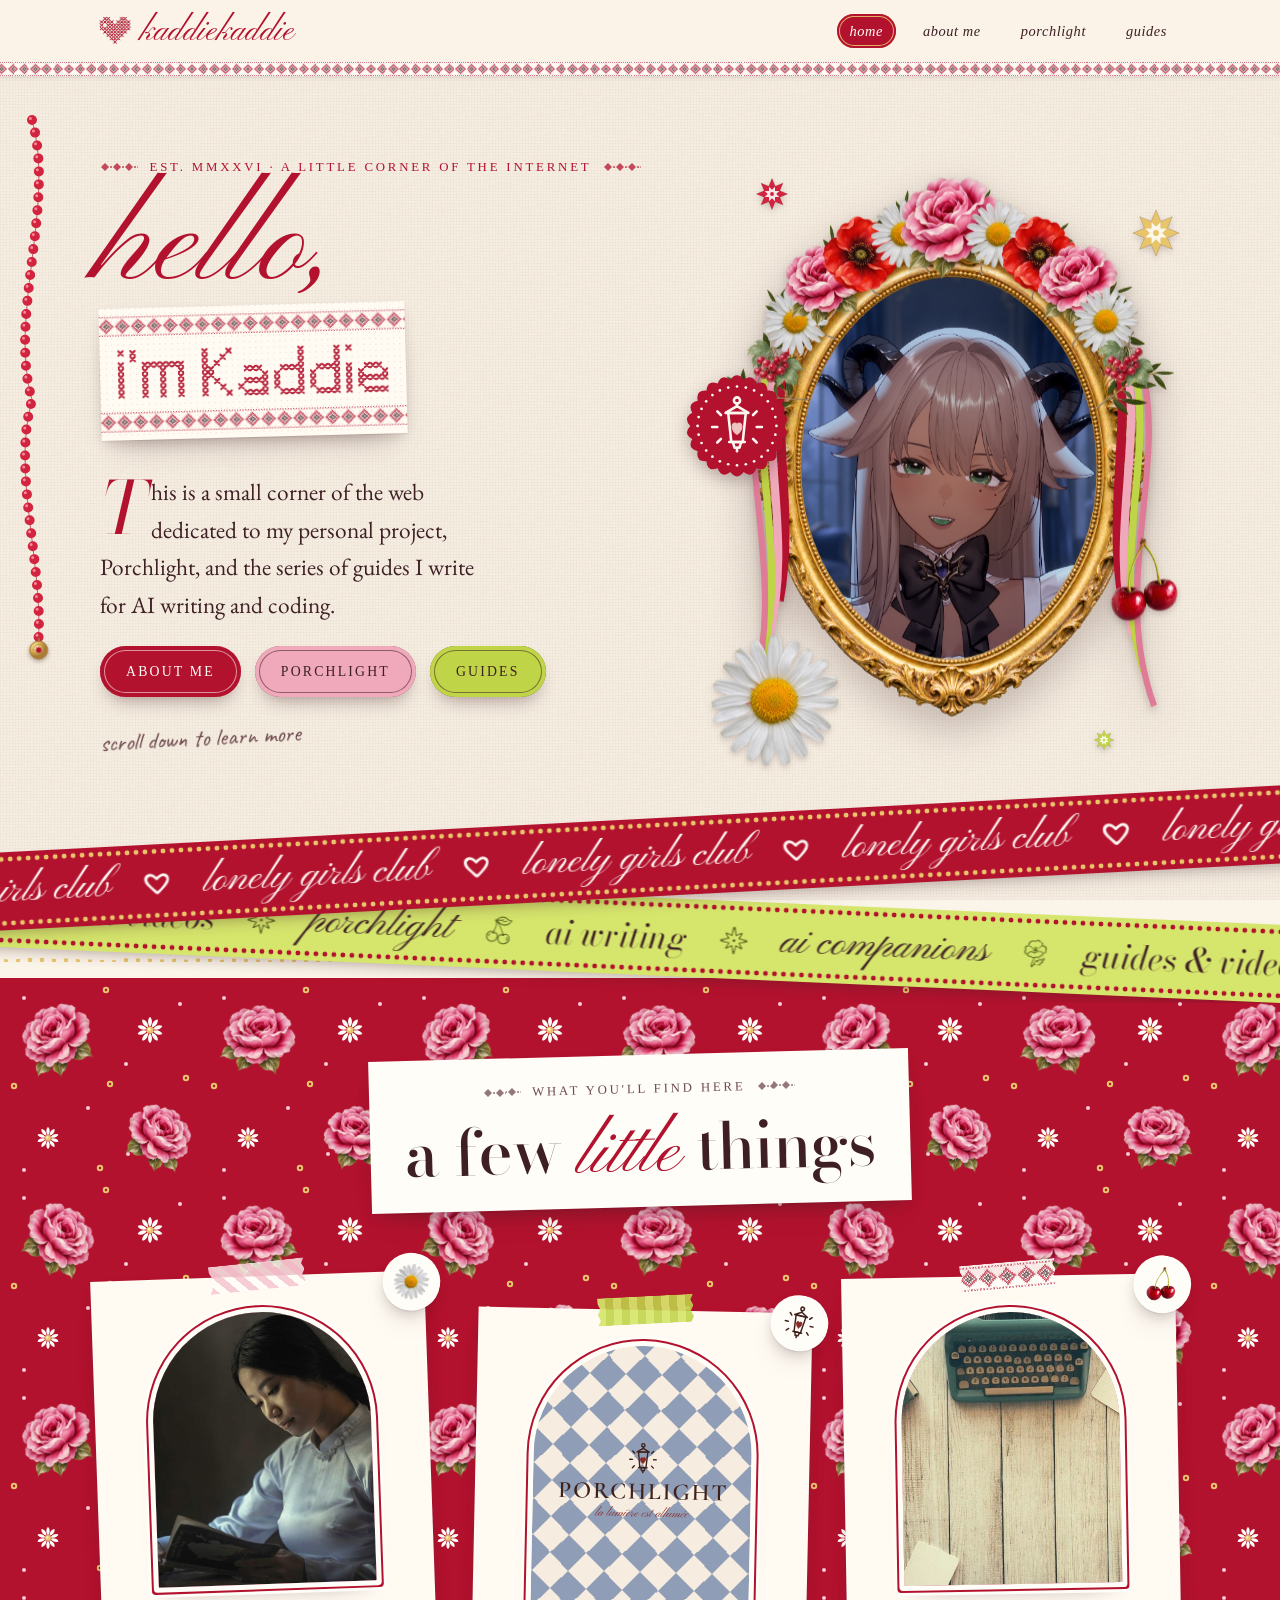
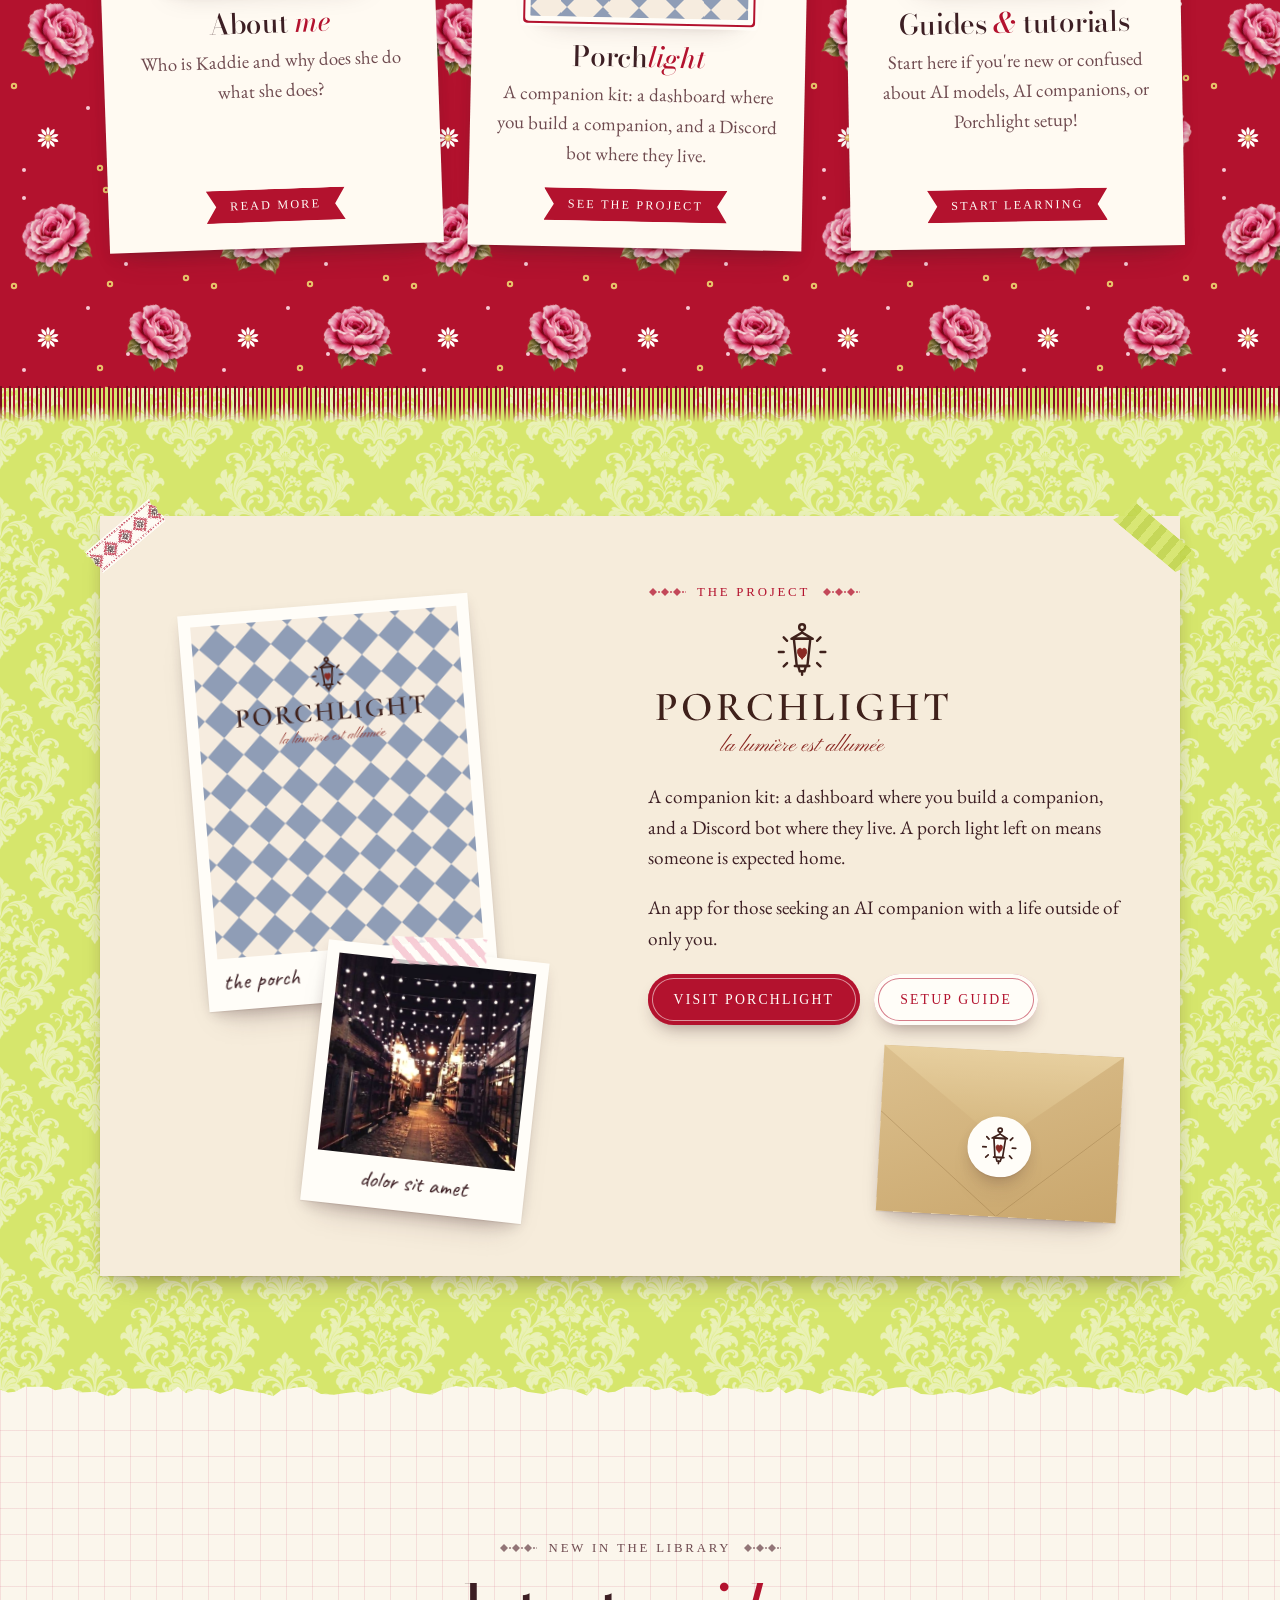
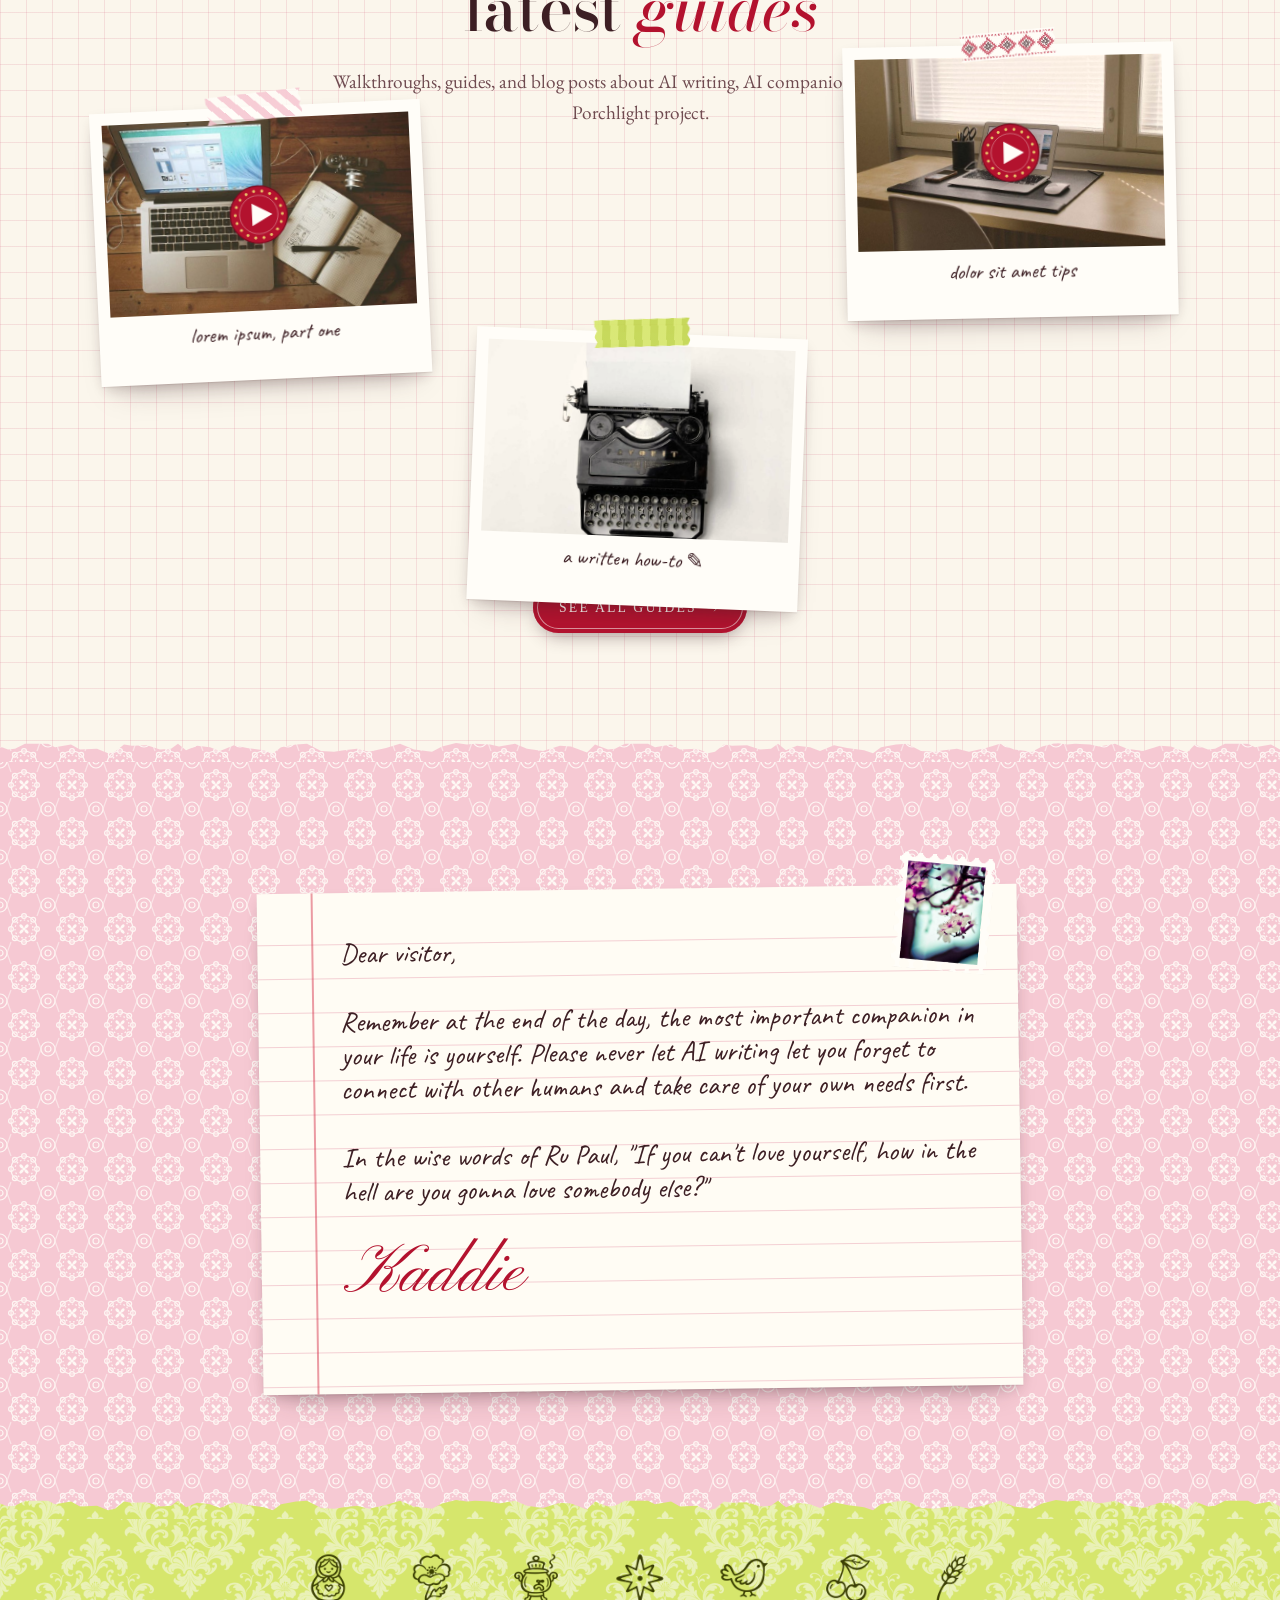
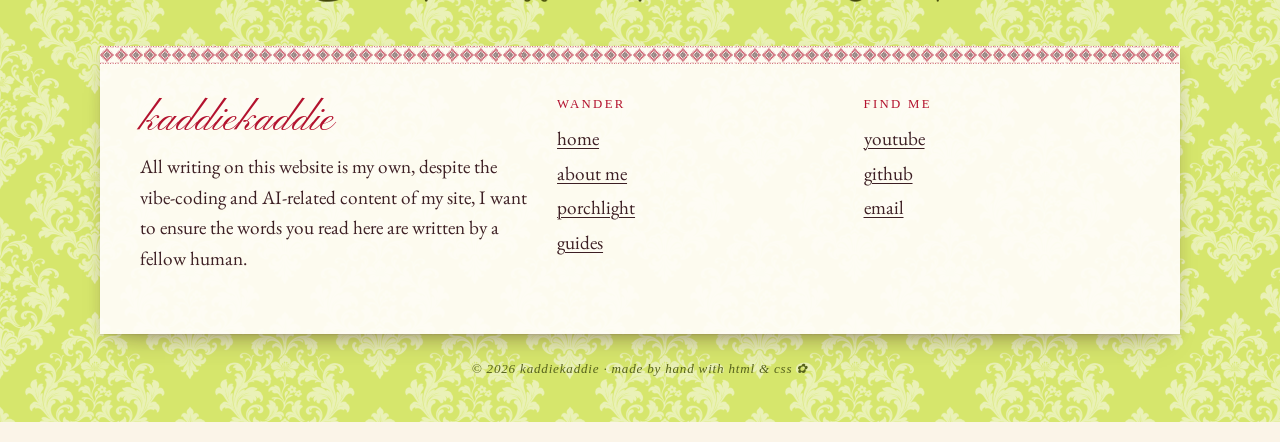
<file: index.html>
<!doctype html>
<html lang="en">
<head>
  <meta charset="utf-8">
  <meta name="viewport" content="width=device-width, initial-scale=1">
  <title>kaddiekaddie — hello</title>
  <meta name="description" content="lonely girls club - about kaddiekaddie, the porchlight project, and guides">
  <meta name="theme-color" content="#b3122e">
  <link rel="icon" href="assets/img/favicon.svg" type="image/svg+xml">
  <link rel="preconnect" href="https://fonts.googleapis.com">
  <link rel="preconnect" href="https://fonts.gstatic.com" crossorigin>
  <link href="https://fonts.googleapis.com/css2?family=Bodoni+Moda:ital,opsz,wght@0,6..96,400..900;1,6..96,400..900&family=Caveat:wght@400..700&family=EB+Garamond:ital,wght@0,400..800;1,400..800&family=Old+Standard+TT:ital,wght@0,400;0,700;1,400&family=Pinyon+Script&display=swap" rel="stylesheet">
  <link rel="stylesheet" href="assets/css/style.css?v=porchlight-art">
</head>
<body data-beads>
  <a class="skip-link" href="#main">skip to content</a>

  <!-- ============ HEADER (same on every page — update aria-current) ============ -->
  <header class="site-header">
    <div class="wrap">
      <a class="logo" href="index.html" aria-label="kaddiekaddie — home">
        <span data-motif="heart" data-cell="3.4" aria-hidden="true"></span>
        <span class="logo-name">kaddiekaddie</span>
      </a>
      <nav class="nav" aria-label="Main">
        <a href="index.html" aria-current="page">home</a>
        <a href="about.html">about me</a>
        <a href="porchlight.html">porchlight</a>
        <a href="guides.html">guides</a>
      </nav>
    </div>
  </header>

  <main id="main">

    <!-- ============ HERO ============ -->
    <section class="hero">
      <div class="wrap hero-grid">
        <div class="hero-copy">
          <p class="eyebrow reveal">est. MMXXVI · a little corner of the internet</p>
          <h1 class="visually-hidden">Hello, I'm Kaddie</h1>
          <p class="hero-hello reveal" style="--d:.08s" aria-hidden="true">hello,</p>
          <div class="aida hero-name" data-motif="hero-name" data-cell="6" aria-hidden="true"></div>
          <p class="hero-lede reveal" style="--d:.15s">This is a small corner of the web dedicated to my personal project, Porchlight, and the series of guides I write for AI writing and coding.</p>
          <div class="btn-row reveal" style="--d:.22s">
            <a class="btn" href="about.html">about me</a>
            <a class="btn btn-pink" href="porchlight.html">porchlight</a>
            <a class="btn btn-green" href="guides.html">guides</a>
          </div>
          <span class="hero-note reveal" style="--d:.3s">scroll down to learn more</span>
        </div>

        <div class="hero-visual">
          <div class="oval-frame reveal drop" data-speed=".05">
            <img class="photo" src="indexamain.png" alt="Kaddie’s green-eyed, horned avatar in a moonlit mansion" width="800" height="1000">
            <svg class="frame-art" viewBox="0 0 400 500" aria-hidden="true"><use href="#oval-frame"/></svg>
            <svg class="vinok" viewBox="0 0 400 500" aria-hidden="true"><use href="#vinok"/></svg>
          </div>
          <svg class="cherries deco" viewBox="-50 -50 100 100" data-speed=".16" data-spin=".03" aria-hidden="true"><use href="#cherries"/></svg>
          <svg class="chamomile deco" viewBox="-50 -50 100 100" data-speed="-.06" data-spin="-.05" aria-hidden="true"><use href="#chamomile"/></svg>
          <div class="seal deco" data-speed="-.1" data-spin=".06" aria-hidden="true">
            <svg viewBox="-54 -54 108 108" style="color:var(--cherry)">
              <use href="#seal"/>
              <image href="assets/porchlight/logos/porchlight-mark-creme.svg" x="-32" y="-30" width="64" height="60"/>
            </svg>
          </div>
          <svg class="deco star lg twinkle" style="right:-6%;top:-2%;color:#e8c46a" viewBox="-52 -52 104 104" data-speed=".2" aria-hidden="true"><use href="#star8"/></svg>
          <svg class="deco star twinkle" style="left:2%;top:-8%;color:#d3243f" viewBox="-52 -52 104 104" data-speed=".25" aria-hidden="true"><use href="#star8"/></svg>
          <svg class="deco star sm twinkle" style="right:10%;bottom:-4%;color:#bfd447" viewBox="-52 -52 104 104" data-speed=".08" aria-hidden="true"><use href="#star8"/></svg>
        </div>
      </div>
    </section>

    <!-- ============ CROSSING RIBBON MARQUEES (move with scroll direction) ============ -->
    <div class="ribbons" aria-hidden="true">
      <div class="marquee b" data-marquee="-1">
        <div class="marquee-track"><div class="marquee-group">
          <span class="marquee-item">guides &amp; videos <span class="ribbon-doodle ribbon-doodle-star"></span></span>
          <span class="marquee-item"><span class="script">porchlight</span> <span class="ribbon-doodle ribbon-doodle-cherries"></span></span>
          <span class="marquee-item">ai writing <span class="ribbon-doodle ribbon-doodle-star"></span></span>
          <span class="marquee-item"><span class="script">ai companions</span> <span class="ribbon-doodle ribbon-doodle-poppy"></span></span>
        </div></div>
      </div>
      <div class="marquee a" data-marquee="1">
        <div class="marquee-track"><div class="marquee-group">
          <span class="marquee-item"><span class="script">lonely girls club</span> <span class="ribbon-doodle ribbon-doodle-heart"></span></span>
        </div></div>
      </div>
    </div>

    <!-- ============ WHAT I DO (shawl print with fringe) ============ -->
    <section class="what bg-shawl torn-top fringe">
      <div class="wrap">
        <div class="section-head">
          <div class="what-head-card reveal drop" style="--r:-1.5deg">
            <p class="eyebrow">what you'll find here</p>
            <h2>a few <span class="script">little</span> things</h2>
          </div>
        </div>

        <div class="what-grid">
          <a class="what-card reveal" href="about.html">
            <span class="tape"></span>
            <svg class="emblem" viewBox="-50 -50 100 100" aria-hidden="true"><use href="#chamomile"/></svg>
            <div class="arch"><img src="assets/img/photos/reading.jpg" alt="" loading="lazy" width="800" height="1000"></div>
            <h3>About <em>me</em></h3>
            <p>Who is Kaddie and why does she do what she does?</p>
            <span class="label">read more</span>
          </a>
          <a class="what-card reveal" style="--d:.1s" href="porchlight.html">
            <span class="tape green"></span>
            <img class="emblem" src="assets/porchlight/logos/porchlight-mark.svg" alt="" width="64" height="60">
            <div class="arch porchlight-art">
              <img src="assets/porchlight/logos/porchlight-lockup.svg" alt="" loading="lazy" width="496" height="226">
            </div>
            <h3>Porch<em>light</em></h3>
            <p>A companion kit: a dashboard where you build a companion, and a Discord bot where they live.</p>
            <span class="label">see the project</span>
          </a>
          <a class="what-card reveal" style="--d:.2s" href="guides.html">
            <span class="tape folk"></span>
            <svg class="emblem" viewBox="-50 -50 100 100" aria-hidden="true"><use href="#cherries"/></svg>
            <div class="arch"><img src="assets/img/photos/g-typewriter.jpg" alt="" loading="lazy" width="800" height="500"></div>
            <h3>Guides <em>&amp;</em> tutorials</h3>
            <p>Start here if you're new or confused about AI models, AI companions, or Porchlight setup!</p>
            <span class="label">start learning</span>
          </a>
        </div>
      </div>
    </section>

    <!-- ============ PORCHLIGHT TEASER (chartreuse) ============ -->
    <section class="section bg-leaf">
      <div class="wrap">
        <div class="teaser-board reveal">
          <span class="tape folk corner-l"></span>
          <span class="tape green corner-r"></span>

          <div class="teaser-photos">
            <figure class="polaroid" data-speed=".04">
              <div class="porchlight-art">
                <img src="assets/porchlight/logos/porchlight-lockup.svg" alt="" loading="lazy" width="496" height="226">
              </div>
              <figcaption>the porch</figcaption>
            </figure>
            <figure class="polaroid" data-speed="-.05">
              <span class="tape"></span>
              <img src="assets/img/photos/porch-lights.jpg" alt="Placeholder photo: string lights over a cobbled street at dusk" loading="lazy" width="800" height="600">
              <figcaption>dolor sit amet</figcaption>
            </figure>
          </div>

          <div class="teaser-copy">
            <p class="eyebrow">the project</p>
            <h2 class="visually-hidden">Porchlight</h2>
            <img class="pl-lockup" src="assets/porchlight/logos/porchlight-lockup.svg" alt="Porchlight — la lumière est allumée" width="496" height="226" loading="lazy">
            <p>A companion kit: a dashboard where you build a companion, and a Discord bot where they live. A porch light left on means someone is expected home.</p>
            <p>An app for those seeking an AI companion with a life outside of only you.</p>
            <div class="btn-row">
              <a class="btn" href="porchlight.html">visit porchlight</a>
              <a class="btn btn-cream" href="guides.html">setup guide</a>
            </div>
            <div class="envelope" aria-hidden="true"><img src="assets/porchlight/logos/porchlight-mark.svg" alt="" width="64" height="60"></div>
          </div>
        </div>
      </div>
    </section>

    <!-- ============ LATEST GUIDES (grid paper) ============ -->
    <section class="section bg-grid torn-top">
      <div class="wrap">
        <div class="section-head">
          <p class="eyebrow reveal">new in the library</p>
          <h2 class="reveal">latest <em>guides</em></h2>
          <p class="reveal">Walkthroughs, guides, and blog posts about AI writing, AI companionship, and the Porchlight project.</p>
        </div>

        <div class="guides-strip">
          <a class="polaroid reveal" href="guides.html#video" data-speed=".03">
            <span class="tape"></span>
            <div class="play-wrap">
              <img src="assets/img/photos/g-laptop.jpg" alt="" loading="lazy" width="800" height="500">
              <svg class="play-btn" viewBox="-50 -50 100 100" aria-hidden="true"><use href="#play"/></svg>
            </div>
            <p class="cap">lorem ipsum, part one</p>
          </a>
          <a class="polaroid reveal" style="--d:.1s" href="guides.html#written" data-speed="-.03">
            <span class="tape green"></span>
            <div class="play-wrap">
              <img src="assets/img/photos/g-typewriter2.jpg" alt="" loading="lazy" width="800" height="500">
            </div>
            <p class="cap">a written how-to ✎</p>
          </a>
          <a class="polaroid reveal" style="--d:.2s" href="guides.html#video" data-speed=".05">
            <span class="tape folk"></span>
            <div class="play-wrap">
              <img src="assets/img/photos/g-window.jpg" alt="" loading="lazy" width="800" height="500">
              <svg class="play-btn" viewBox="-50 -50 100 100" aria-hidden="true"><use href="#play"/></svg>
            </div>
            <p class="cap">dolor sit amet tips</p>
          </a>
        </div>

        <div class="btn-row center mt-lg">
          <a class="btn" href="guides.html">see all guides <svg aria-hidden="true"><use href="#t-arrow"/></svg></a>
        </div>
      </div>
    </section>

    <!-- ============ LITTLE LETTER (lace) ============ -->
    <section class="section bg-lace torn-top">
      <div class="wrap">
        <div class="letter bg-lined reveal">
          <div class="stamp" aria-hidden="true"><img src="assets/img/photos/p-blossom.jpg" alt="" loading="lazy" width="600" height="600"></div>
          <p>Dear visitor,</p>
          <p>Remember at the end of the day, the most important companion in your life is yourself. Please never let AI writing let you forget to connect with other humans and take care of your own needs first.</p>
          <p>In the wise words of Ru Paul, "If you can't love yourself, how in the hell are you gonna love somebody else?"</p>
          <p class="sign">Kaddie</p>
          <svg class="pressed deco" viewBox="-50 -50 100 100" data-spin=".03" aria-hidden="true"><use href="#kalyna"/></svg>
        </div>
      </div>
    </section>

  </main>

  <!-- ============ FOOTER (same on every page) ============ -->
  <footer class="site-footer bg-leaf torn-top">
    <div class="wrap">
      <div class="footer-icons" aria-hidden="true">
        <svg viewBox="0 0 128 128"><image href="assets/img/art/footer/matryoshka.png" width="128" height="128"/></svg>
        <svg viewBox="0 0 128 128"><image href="assets/img/art/footer/poppy.png" width="128" height="128"/></svg>
        <svg viewBox="0 0 128 128"><image href="assets/img/art/footer/samovar.png" width="128" height="128"/></svg>
        <svg viewBox="0 0 128 128"><image href="assets/img/art/footer/star.png" width="128" height="128"/></svg>
        <svg viewBox="0 0 128 128"><image href="assets/img/art/footer/bird.png" width="128" height="128"/></svg>
        <svg viewBox="0 0 128 128"><image href="assets/img/art/footer/cherries.png" width="128" height="128"/></svg>
        <svg viewBox="0 0 128 128"><image href="assets/img/art/footer/wheat.png" width="128" height="128"/></svg>
      </div>
      <div class="footer-grid">
        <div>
          <div class="footer-sign">kaddiekaddie</div>
          <p>All writing on this website is my own, despite the vibe-coding and AI-related content of my site, I want to ensure the words you read here are written by a fellow human.</p>
        </div>
        <div>
          <h4>wander</h4>
          <ul>
            <li><a href="index.html">home</a></li>
            <li><a href="about.html">about me</a></li>
            <li><a href="porchlight.html">porchlight</a></li>
            <li><a href="guides.html">guides</a></li>
          </ul>
        </div>
        <div>
          <h4>find me</h4>
          <ul>
            <li><a href="https://www.youtube.com/">youtube</a></li>
            <li><a href="https://github.com/kaddiekaddie">github</a></li>
            <li><a href="mailto:hello@example.com">email</a></li>
          </ul>
        </div>
      </div>
      <p class="footer-small">© <span data-year>2026</span> kaddiekaddie · made by hand with html &amp; css ✿</p>
    </div>
  </footer>

  <button class="to-top" type="button" aria-label="Back to top">
    <svg viewBox="-50 -50 100 100" aria-hidden="true"><use href="#up"/></svg>
  </button>

  <script src="assets/js/main.js?v=kaddie-heading" defer></script>
</body>
</html>
</file>
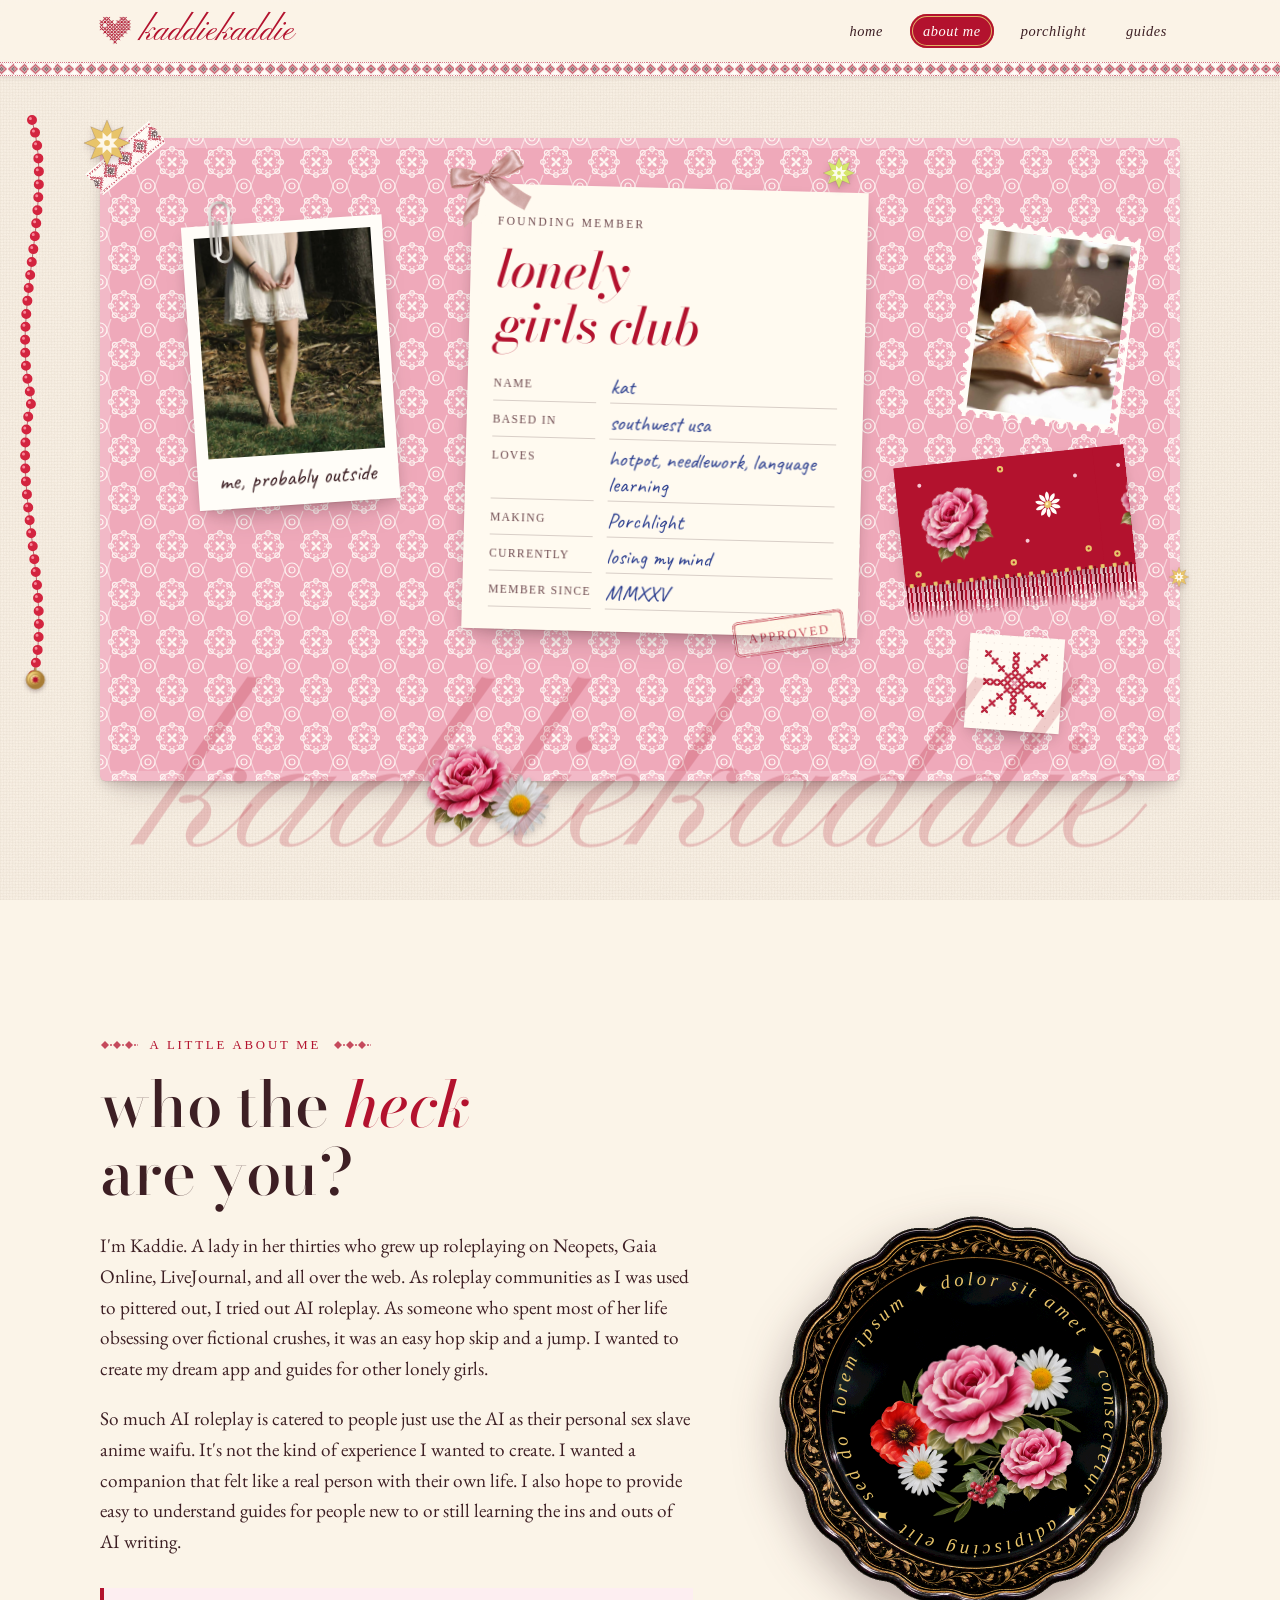
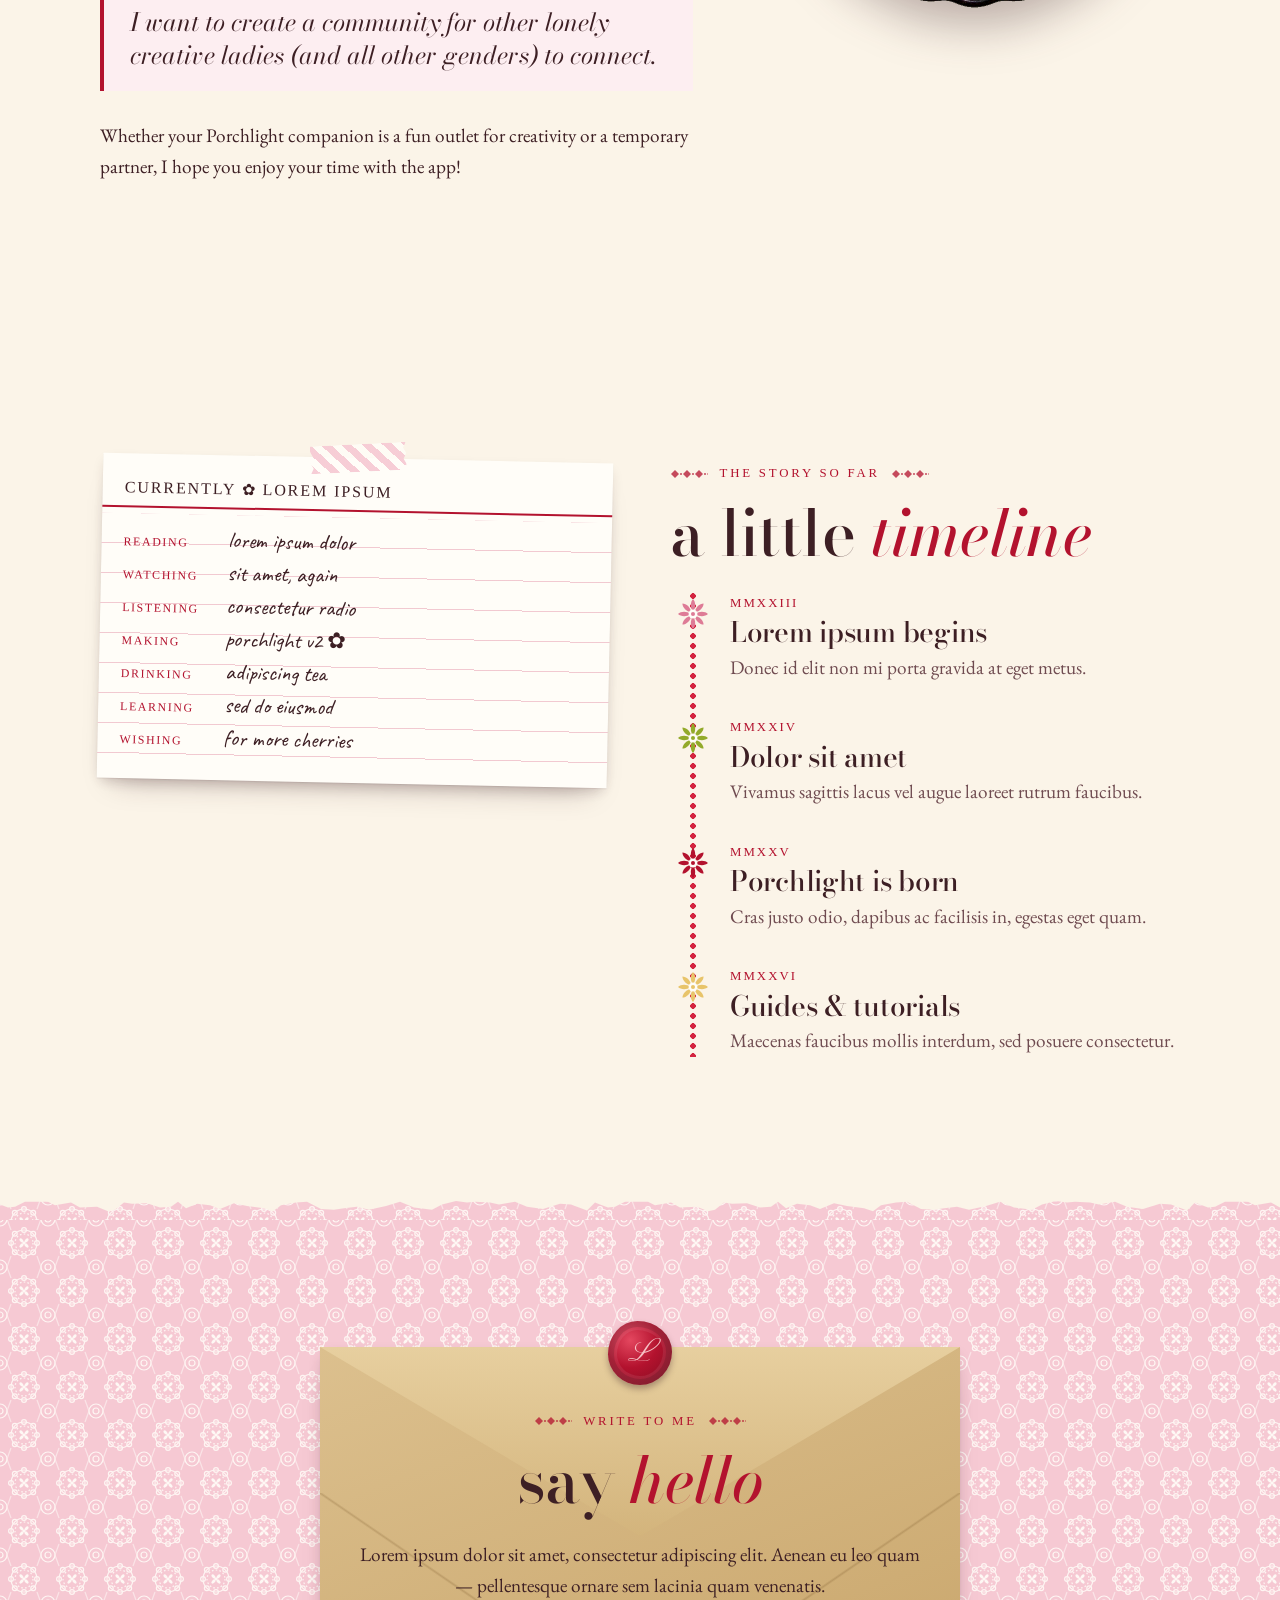
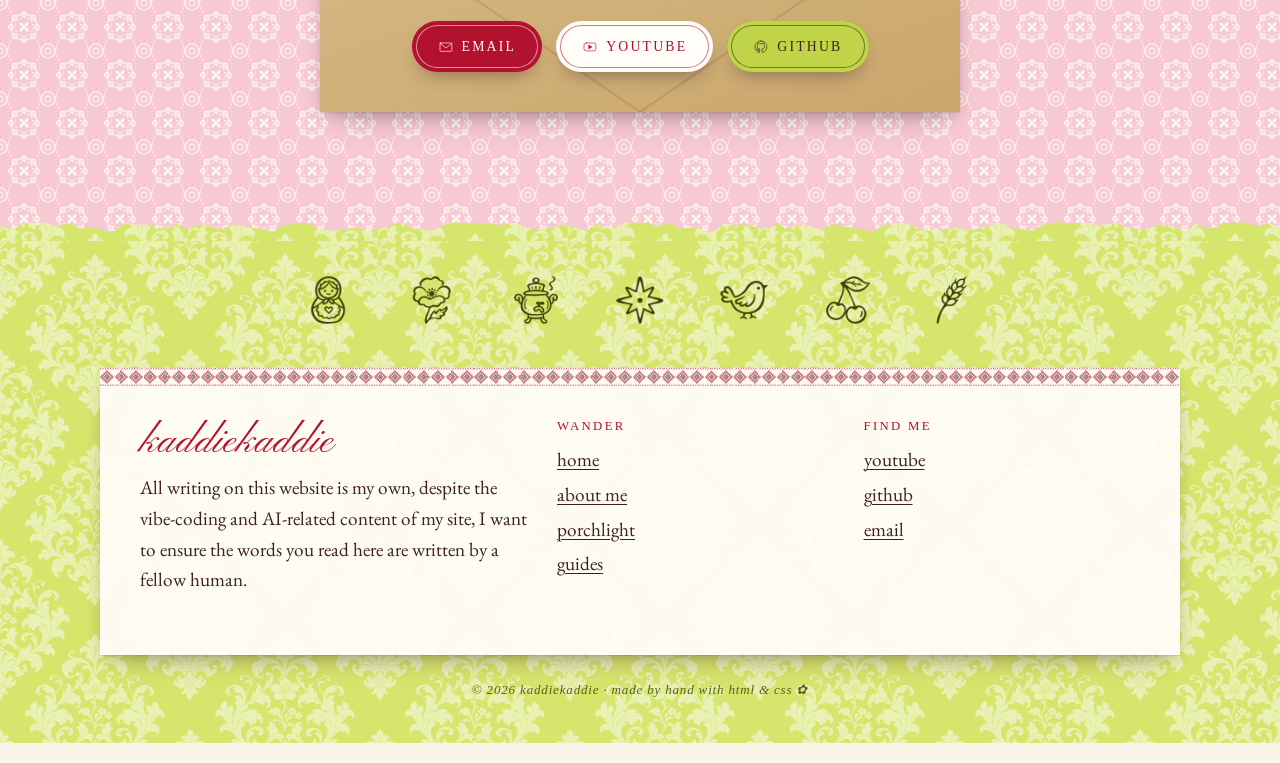
<file: about.html>
<!doctype html>
<html lang="en">
<head>
  <meta charset="utf-8">
  <meta name="viewport" content="width=device-width, initial-scale=1">
  <title>kaddiekaddie — about me</title>
  <meta name="description" content="A little about me: who I am, why I made Porchlight, how to reach out">
  <meta name="theme-color" content="#b3122e">
  <link rel="icon" href="assets/img/favicon.svg" type="image/svg+xml">
  <link rel="preconnect" href="https://fonts.googleapis.com">
  <link rel="preconnect" href="https://fonts.gstatic.com" crossorigin>
  <link href="https://fonts.googleapis.com/css2?family=Bodoni+Moda:ital,opsz,wght@0,6..96,400..900;1,6..96,400..900&family=Caveat:wght@400..700&family=EB+Garamond:ital,wght@0,400..800;1,400..800&family=Old+Standard+TT:ital,wght@0,400;0,700;1,400&family=Pinyon+Script&display=swap" rel="stylesheet">
  <link rel="stylesheet" href="assets/css/style.css?v=footer-spacing">
</head>
<body data-beads>
  <a class="skip-link" href="#main">skip to content</a>

  <!-- ============ HEADER (same on every page — update aria-current) ============ -->
  <header class="site-header">
    <div class="wrap">
      <a class="logo" href="index.html" aria-label="kaddiekaddie — home">
        <span data-motif="heart" data-cell="3.4" aria-hidden="true"></span>
        <span class="logo-name">kaddiekaddie</span>
      </a>
      <nav class="nav" aria-label="Main">
        <a href="index.html">home</a>
        <a href="about.html" aria-current="page">about me</a>
        <a href="porchlight.html">porchlight</a>
        <a href="guides.html">guides</a>
      </nav>
    </div>
  </header>

  <main id="main">
    <!-- ============ SCRAPBOOK BOARD ============ -->
    <section class="about-hero">
      <div class="wrap">
        <div class="board reveal">
          <span class="tape folk corner-l"></span>

          <figure class="polaroid me" data-speed=".03">
            <svg class="paperclip" viewBox="0 0 30 80" style="left:26px" aria-hidden="true"><use href="#paperclip"/></svg>
            <img src="assets/img/photos/portrait-about.jpg" alt="Placeholder photo: someone in a white lace dress standing barefoot in a forest" width="800" height="1000">
            <figcaption>me, probably outside</figcaption>
          </figure>

          <div class="id-card">
            <svg class="bow" viewBox="0 0 200 160" aria-hidden="true"><use href="#bow"/></svg>
            <p class="kicker">founding member</p>
            <h1>lonely girls club</h1>
            <dl>
              <dt>name</dt><dd>kat</dd>
              <dt>based in</dt><dd>southwest usa</dd>
              <dt>loves</dt><dd>hotpot, needlework, language learning</dd>
              <dt>making</dt><dd>Porchlight</dd>
              <dt>currently</dt><dd>losing my mind</dd>
              <dt>member since</dt><dd>MMXXV</dd>
            </dl>
            <span class="ink-stamp">approved</span>
          </div>

          <div class="side">
            <div class="stamp" aria-hidden="true"><img src="assets/img/photos/p-teacup.jpg" alt="" width="600" height="600"></div>
            <div class="swatch bg-shawl fringe" aria-hidden="true"></div>
            <div class="aida compact" data-motif="star" data-cell="7" style="justify-self:center;rotate:4deg" aria-hidden="true"></div>
          </div>

          <svg class="deco star lg twinkle" style="left:-18px;top:-20px;color:#e8c46a" viewBox="-52 -52 104 104" data-speed=".12" aria-hidden="true"><use href="#star8"/></svg>
          <svg class="deco star twinkle" style="right:30%;top:18px;color:#d6e66c" viewBox="-52 -52 104 104" data-speed=".2" aria-hidden="true"><use href="#star8"/></svg>
          <svg class="deco star sm twinkle" style="right:-10px;bottom:30%;color:#e8c46a" viewBox="-52 -52 104 104" data-speed=".08" aria-hidden="true"><use href="#star8"/></svg>
          <svg class="deco" style="left:30%;bottom:-36px;width:90px;height:90px" viewBox="-50 -50 100 100" data-speed="-.05" data-spin=".04" aria-hidden="true"><use href="#rose"/></svg>
          <svg class="deco" style="left:calc(30% + 64px);bottom:-30px;width:64px;height:64px" viewBox="-50 -50 100 100" data-speed="-.08" data-spin="-.05" aria-hidden="true"><use href="#chamomile"/></svg>
        </div>
      </div>
      <div class="bigname" data-speed="-.06" aria-hidden="true">kaddiekaddie</div>
    </section>

    <!-- ============ BIO + EMBROIDERY HOOP ============ -->
    <section class="section">
      <div class="wrap bio-grid">
        <div class="bio-copy reveal">
          <p class="eyebrow">a little about me</p>
          <h2>who the <em>heck</em> are you?</h2>
          <p>I'm Kaddie. A lady in her thirties who grew up roleplaying on Neopets, Gaia Online, LiveJournal, and all over the web. As roleplay communities as I was used to pittered out, I tried out AI roleplay. As someone who spent most of her life obsessing over fictional crushes, it was an easy hop skip and a jump. I wanted to create my dream app and guides for other lonely girls.</p>
          <p>So much AI roleplay is catered to people just use the AI as their personal sex slave anime waifu. It's not the kind of experience I wanted to create. I wanted a companion that felt like a real person with their own life. I also hope to provide easy to understand guides for people new to or still learning the ins and outs of AI writing.</p>
          <blockquote>I want to create a community for other lonely creative ladies (and all other genders) to connect.</blockquote>
          <p>Whether your Porchlight companion is a fun outlet for creativity or a temporary partner, I hope you enjoy your time with the app!</p>
        </div>

        <div class="tray reveal" style="--d:.15s" aria-hidden="true">
          <svg viewBox="-160 -160 320 320">
            <image href="assets/img/art/tray-rim.png" x="-160" y="-160" width="320" height="320"/>
            <g class="tray-paint" data-spin=".035">
              <defs><path id="tray-circle" d="M0 0 m -104 0 a 104 104 0 1 1 208 0 a 104 104 0 1 1 -208 0"/></defs>
              <text font-family="Old Standard TT, serif" font-style="italic" font-size="15" letter-spacing="3" fill="#e8c46a">
                <textPath href="#tray-circle">lorem ipsum ✦ dolor sit amet ✦ consectetur ✦ adipiscing elit ✦ sed do ✦</textPath>
              </text>
              <use href="#sprig" x="-78" y="-30" width="76" height="76" transform="rotate(-50 -40 8)"/>
              <use href="#sprig" x="2" y="-30" width="76" height="76" transform="rotate(50 40 8)"/>
              <use href="#sprig" x="-38" y="12" width="76" height="76" transform="rotate(180 0 50)"/>
              <use href="#poppy" x="-86" y="-14" width="58" height="58"/>
              <use href="#chamomile" x="26" y="-56" width="54" height="54"/>
              <use href="#rose" x="-50" y="-60" width="100" height="100"/>
              <use href="#chamomile" x="-64" y="22" width="44" height="44"/>
              <use href="#rose" x="18" y="8" width="62" height="62"/>
              <use href="#kalyna" x="-14" y="34" width="46" height="46"/>
            </g>
          </svg>
        </div>
      </div>
    </section>

    <!-- ============ CURRENTLY + TIMELINE ============ -->
    <section class="section">
      <div class="wrap two-up">
        <div class="index-card recipe reveal">
          <span class="tape"></span>
          <p class="card-title">currently ✿ lorem ipsum</p>
          <ul>
            <li><span class="k">reading</span> lorem ipsum dolor</li>
            <li><span class="k">watching</span> sit amet, again</li>
            <li><span class="k">listening</span> consectetur radio</li>
            <li><span class="k">making</span> porchlight v2 ✿</li>
            <li><span class="k">drinking</span> adipiscing tea</li>
            <li><span class="k">learning</span> sed do eiusmod</li>
            <li><span class="k">wishing</span> for more cherries</li>
          </ul>
        </div>

        <div class="reveal" style="--d:.1s">
          <p class="eyebrow">the story so far</p>
          <h2>a little <em>timeline</em></h2>
          <div class="timeline">
            <div class="tl-item">
              <svg class="node" viewBox="-50 -50 100 100" style="color:#de7b96" aria-hidden="true"><use href="#rosette"/></svg>
              <p class="when">MMXXIII</p>
              <h3>Lorem ipsum begins</h3>
              <p>Donec id elit non mi porta gravida at eget metus.</p>
            </div>
            <div class="tl-item">
              <svg class="node" viewBox="-50 -50 100 100" style="color:#93aa2a" aria-hidden="true"><use href="#rosette"/></svg>
              <p class="when">MMXXIV</p>
              <h3>Dolor sit amet</h3>
              <p>Vivamus sagittis lacus vel augue laoreet rutrum faucibus.</p>
            </div>
            <div class="tl-item">
              <svg class="node" viewBox="-50 -50 100 100" style="color:#b3122e" aria-hidden="true"><use href="#rosette"/></svg>
              <p class="when">MMXXV</p>
              <h3>Porchlight is born</h3>
              <p>Cras justo odio, dapibus ac facilisis in, egestas eget quam.</p>
            </div>
            <div class="tl-item">
              <svg class="node" viewBox="-50 -50 100 100" style="color:#e8c46a" aria-hidden="true"><use href="#rosette"/></svg>
              <p class="when">MMXXVI</p>
              <h3>Guides &amp; tutorials</h3>
              <p>Maecenas faucibus mollis interdum, sed posuere consectetur.</p>
            </div>
          </div>
        </div>
      </div>
    </section>

    <!-- ============ SAY HELLO (envelope) ============ -->
    <section class="section bg-lace torn-top">
      <div class="wrap">
        <div class="envelope contact-env reveal">
          <div class="wax" aria-hidden="true">L</div>
          <p class="eyebrow">write to me</p>
          <h2>say <em>hello</em></h2>
          <p>Lorem ipsum dolor sit amet, consectetur adipiscing elit. Aenean eu leo quam — pellentesque ornare sem lacinia quam venenatis.</p>
          <div class="btn-row">
            <a class="btn" href="mailto:hello@example.com"><svg aria-hidden="true"><use href="#t-mail"/></svg>email</a>
            <a class="btn btn-cream" href="https://www.youtube.com/"><svg aria-hidden="true"><use href="#t-youtube"/></svg>youtube</a>
            <a class="btn btn-green" href="https://github.com/"><svg aria-hidden="true"><use href="#t-github"/></svg>github</a>
          </div>
        </div>
      </div>
    </section>

  </main>

  <!-- ============ FOOTER (same on every page) ============ -->
  <footer class="site-footer bg-leaf torn-top">
    <div class="wrap">
      <div class="footer-icons" aria-hidden="true">
        <svg viewBox="0 0 128 128"><image href="assets/img/art/footer/matryoshka.png" width="128" height="128"/></svg>
        <svg viewBox="0 0 128 128"><image href="assets/img/art/footer/poppy.png" width="128" height="128"/></svg>
        <svg viewBox="0 0 128 128"><image href="assets/img/art/footer/samovar.png" width="128" height="128"/></svg>
        <svg viewBox="0 0 128 128"><image href="assets/img/art/footer/star.png" width="128" height="128"/></svg>
        <svg viewBox="0 0 128 128"><image href="assets/img/art/footer/bird.png" width="128" height="128"/></svg>
        <svg viewBox="0 0 128 128"><image href="assets/img/art/footer/cherries.png" width="128" height="128"/></svg>
        <svg viewBox="0 0 128 128"><image href="assets/img/art/footer/wheat.png" width="128" height="128"/></svg>
      </div>
      <div class="footer-grid">
        <div>
          <div class="footer-sign">kaddiekaddie</div>
          <p>All writing on this website is my own, despite the vibe-coding and AI-related content of my site, I want to ensure the words you read here are written by a fellow human.</p>
        </div>
        <div>
          <h4>wander</h4>
          <ul>
            <li><a href="index.html">home</a></li>
            <li><a href="about.html">about me</a></li>
            <li><a href="porchlight.html">porchlight</a></li>
            <li><a href="guides.html">guides</a></li>
          </ul>
        </div>
        <div>
          <h4>find me</h4>
          <ul>
            <li><a href="https://www.youtube.com/">youtube</a></li>
            <li><a href="https://github.com/kaddiekaddie">github</a></li>
            <li><a href="mailto:hello@example.com">email</a></li>
          </ul>
        </div>
      </div>
      <p class="footer-small">© <span data-year>2026</span> kaddiekaddie · made by hand with html &amp; css ✿</p>
    </div>
  </footer>

  <button class="to-top" type="button" aria-label="Back to top">
    <svg viewBox="-50 -50 100 100" aria-hidden="true"><use href="#up"/></svg>
  </button>

  <script src="assets/js/main.js?v=satin-bow" defer></script>
</body>
</html>
</file>
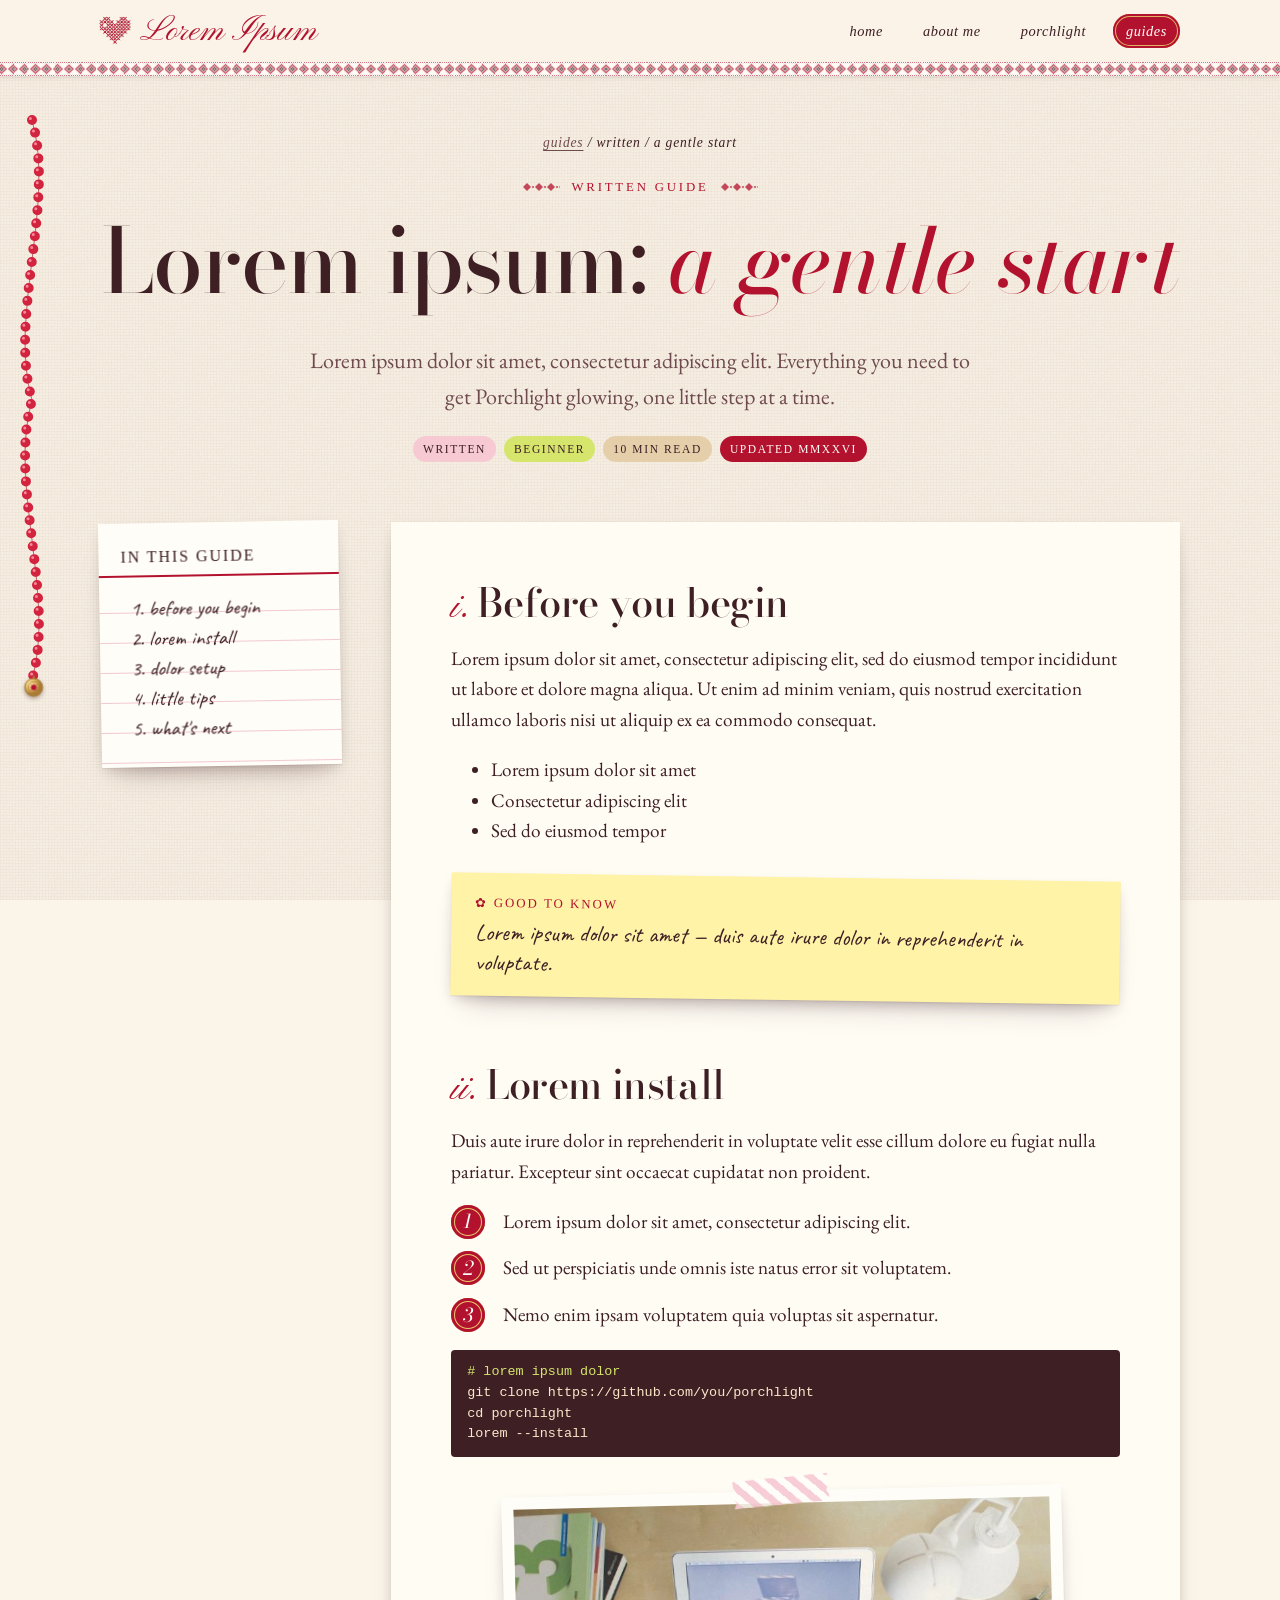
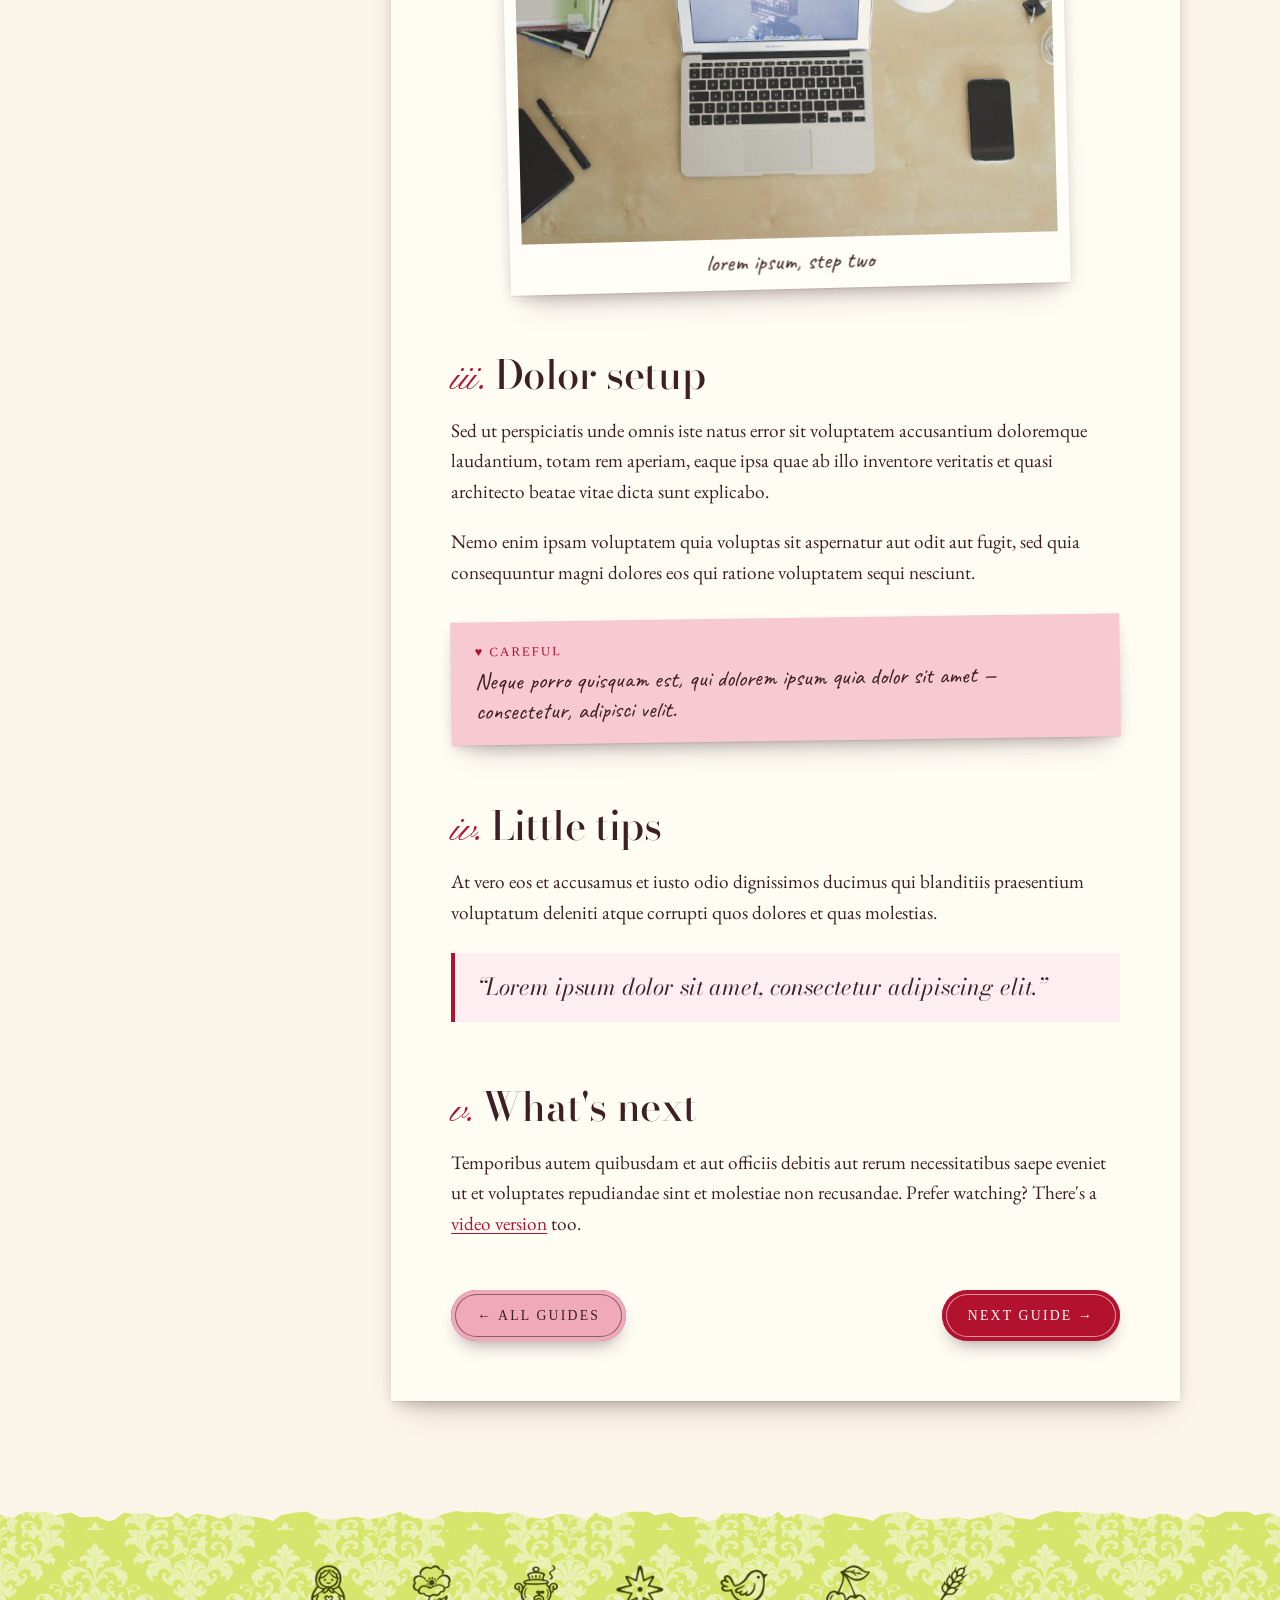
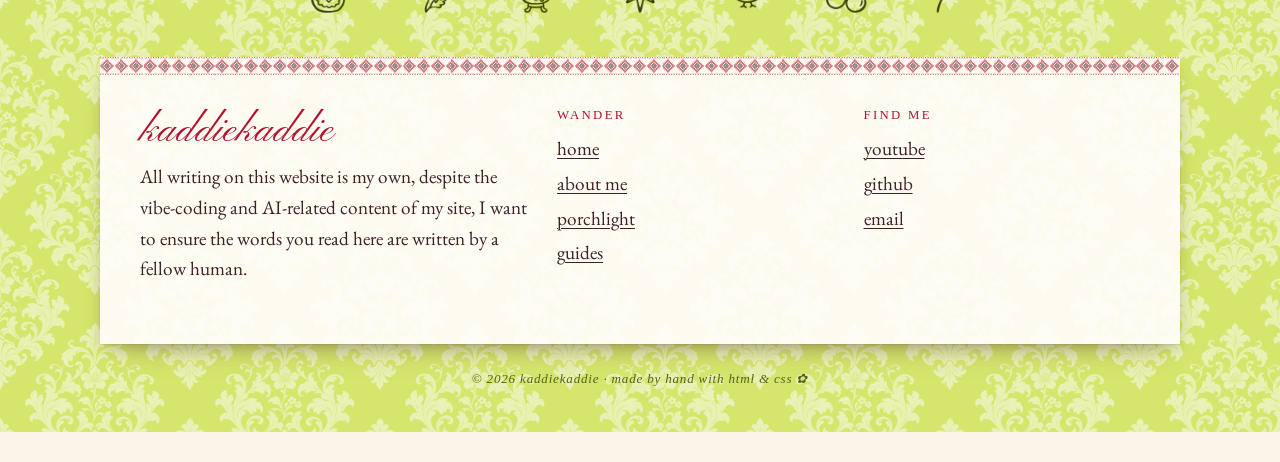
<file: guide.html>
<!doctype html>
<html lang="en">
<head>
  <meta charset="utf-8">
  <meta name="viewport" content="width=device-width, initial-scale=1">
  <title>Lorem ipsum: a gentle start — Guides</title>
  <meta name="description" content="A written guide template: lorem ipsum dolor sit amet.">
  <meta name="theme-color" content="#b3122e">
  <link rel="icon" href="assets/img/favicon.svg" type="image/svg+xml">
  <link rel="preconnect" href="https://fonts.googleapis.com">
  <link rel="preconnect" href="https://fonts.gstatic.com" crossorigin>
  <link href="https://fonts.googleapis.com/css2?family=Bodoni+Moda:ital,opsz,wght@0,6..96,400..900;1,6..96,400..900&family=Caveat:wght@400..700&family=EB+Garamond:ital,wght@0,400..800;1,400..800&family=Old+Standard+TT:ital,wght@0,400;0,700;1,400&family=Pinyon+Script&display=swap" rel="stylesheet">
  <link rel="stylesheet" href="assets/css/style.css?v=footer-spacing">
</head>
<body data-beads>
  <a class="skip-link" href="#main">skip to content</a>

  <!-- ============ HEADER (same on every page — update aria-current) ============ -->
  <header class="site-header">
    <div class="wrap">
      <a class="logo" href="index.html" aria-label="Lorem Ipsum — home">
        <span data-motif="heart" data-cell="3.4" aria-hidden="true"></span>
        <span class="logo-name">Lorem Ipsum</span>
      </a>
      <nav class="nav" aria-label="Main">
        <a href="index.html">home</a>
        <a href="about.html">about me</a>
        <a href="porchlight.html">porchlight</a>
        <a href="guides.html" aria-current="page">guides</a>
      </nav>
    </div>
  </header>

  <main id="main">
    <!--
      WRITTEN GUIDE TEMPLATE
      Duplicate this file for each written tutorial (e.g. guide-installing.html),
      then add a card for it on guides.html.
    -->
    <section class="article-head">
      <div class="wrap">
        <p class="breadcrumb reveal"><a href="guides.html">guides</a> / written / a gentle start</p>
        <p class="eyebrow reveal">written guide</p>
        <h1 class="reveal">Lorem ipsum: <em>a gentle start</em></h1>
        <p class="lede reveal" style="max-width:60ch;margin-inline:auto">Lorem ipsum dolor sit amet, consectetur adipiscing elit. Everything you need to get Porchlight glowing, one little step at a time.</p>
        <div class="meta reveal">
          <span class="tag">written</span><span class="tag tag-green">beginner</span><span class="tag tag-beige">10 min read</span><span class="tag tag-cherry">updated MMXXVI</span>
        </div>
      </div>
    </section>

    <section class="section" style="padding-top:20px">
      <div class="wrap article-layout">
        <aside class="toc index-card reveal" aria-label="In this guide">
          <p class="card-title">in this guide</p>
          <ol>
            <li><a href="#before">before you begin</a></li>
            <li><a href="#install">lorem install</a></li>
            <li><a href="#setup">dolor setup</a></li>
            <li><a href="#tips">little tips</a></li>
            <li><a href="#next">what's next</a></li>
          </ol>
        </aside>

        <article class="article-body reveal">
          <h2 id="before"><span class="n">i.</span>Before you begin</h2>
          <p>Lorem ipsum dolor sit amet, consectetur adipiscing elit, sed do eiusmod tempor incididunt ut labore et dolore magna aliqua. Ut enim ad minim veniam, quis nostrud exercitation ullamco laboris nisi ut aliquip ex ea commodo consequat.</p>
          <ul>
            <li>Lorem ipsum dolor sit amet</li>
            <li>Consectetur adipiscing elit</li>
            <li>Sed do eiusmod tempor</li>
          </ul>

          <div class="tip">
            <strong>✿ good to know</strong>
            Lorem ipsum dolor sit amet — duis aute irure dolor in reprehenderit in voluptate.
          </div>

          <h2 id="install"><span class="n">ii.</span>Lorem install</h2>
          <p>Duis aute irure dolor in reprehenderit in voluptate velit esse cillum dolore eu fugiat nulla pariatur. Excepteur sint occaecat cupidatat non proident.</p>
          <ol class="folk-list">
            <li>Lorem ipsum dolor sit amet, consectetur adipiscing elit.</li>
            <li>Sed ut perspiciatis unde omnis iste natus error sit voluptatem.</li>
            <li>Nemo enim ipsam voluptatem quia voluptas sit aspernatur.</li>
          </ol>
          <code class="code"><span class="c"># lorem ipsum dolor</span>
git clone https://github.com/you/porchlight
cd porchlight
lorem --install</code>

          <figure>
            <div class="polaroid">
              <span class="tape"></span>
              <img src="assets/img/photos/g-flatlay.jpg" alt="Placeholder screenshot of the install step" loading="lazy" width="800" height="500">
              <figcaption>lorem ipsum, step two</figcaption>
            </div>
          </figure>

          <h2 id="setup"><span class="n">iii.</span>Dolor setup</h2>
          <p>Sed ut perspiciatis unde omnis iste natus error sit voluptatem accusantium doloremque laudantium, totam rem aperiam, eaque ipsa quae ab illo inventore veritatis et quasi architecto beatae vitae dicta sunt explicabo.</p>
          <p>Nemo enim ipsam voluptatem quia voluptas sit aspernatur aut odit aut fugit, sed quia consequuntur magni dolores eos qui ratione voluptatem sequi nesciunt.</p>

          <div class="tip pink">
            <strong>♥ careful</strong>
            Neque porro quisquam est, qui dolorem ipsum quia dolor sit amet — consectetur, adipisci velit.
          </div>

          <h2 id="tips"><span class="n">iv.</span>Little tips</h2>
          <p>At vero eos et accusamus et iusto odio dignissimos ducimus qui blanditiis praesentium voluptatum deleniti atque corrupti quos dolores et quas molestias.</p>
          <blockquote style="margin:24px 0;padding:16px 22px;background:var(--pink-50);border-left:4px solid var(--cherry);font-family:var(--f-display);font-style:italic;font-size:1.2em">“Lorem ipsum dolor sit amet, consectetur adipiscing elit.”</blockquote>

          <h2 id="next"><span class="n">v.</span>What's next</h2>
          <p>Temporibus autem quibusdam et aut officiis debitis aut rerum necessitatibus saepe eveniet ut et voluptates repudiandae sint et molestiae non recusandae. Prefer watching? There's a <a href="guides.html#video">video version</a> too.</p>

          <div class="pager">
            <a class="btn btn-pink" href="guides.html">← all guides</a>
            <a class="btn" href="guides.html">next guide →</a>
          </div>
        </article>
      </div>
    </section>

  </main>

  <!-- ============ FOOTER (same on every page) ============ -->
  <footer class="site-footer bg-leaf torn-top">
    <div class="wrap">
      <div class="footer-icons" aria-hidden="true">
        <svg viewBox="0 0 128 128"><image href="assets/img/art/footer/matryoshka.png" width="128" height="128"/></svg>
        <svg viewBox="0 0 128 128"><image href="assets/img/art/footer/poppy.png" width="128" height="128"/></svg>
        <svg viewBox="0 0 128 128"><image href="assets/img/art/footer/samovar.png" width="128" height="128"/></svg>
        <svg viewBox="0 0 128 128"><image href="assets/img/art/footer/star.png" width="128" height="128"/></svg>
        <svg viewBox="0 0 128 128"><image href="assets/img/art/footer/bird.png" width="128" height="128"/></svg>
        <svg viewBox="0 0 128 128"><image href="assets/img/art/footer/cherries.png" width="128" height="128"/></svg>
        <svg viewBox="0 0 128 128"><image href="assets/img/art/footer/wheat.png" width="128" height="128"/></svg>
      </div>
      <div class="footer-grid">
        <div>
          <div class="footer-sign">kaddiekaddie</div>
          <p>All writing on this website is my own, despite the vibe-coding and AI-related content of my site, I want to ensure the words you read here are written by a fellow human.</p>
        </div>
        <div>
          <h4>wander</h4>
          <ul>
            <li><a href="index.html">home</a></li>
            <li><a href="about.html">about me</a></li>
            <li><a href="porchlight.html">porchlight</a></li>
            <li><a href="guides.html">guides</a></li>
          </ul>
        </div>
        <div>
          <h4>find me</h4>
          <ul>
            <li><a href="https://www.youtube.com/">youtube</a></li>
            <li><a href="https://github.com/kaddiekaddie">github</a></li>
            <li><a href="mailto:hello@example.com">email</a></li>
          </ul>
        </div>
      </div>
      <p class="footer-small">© <span data-year>2026</span> kaddiekaddie · made by hand with html &amp; css ✿</p>
    </div>
  </footer>

  <button class="to-top" type="button" aria-label="Back to top">
    <svg viewBox="-50 -50 100 100" aria-hidden="true"><use href="#up"/></svg>
  </button>

  <script src="assets/js/main.js" defer></script>
</body>
</html>
</file>
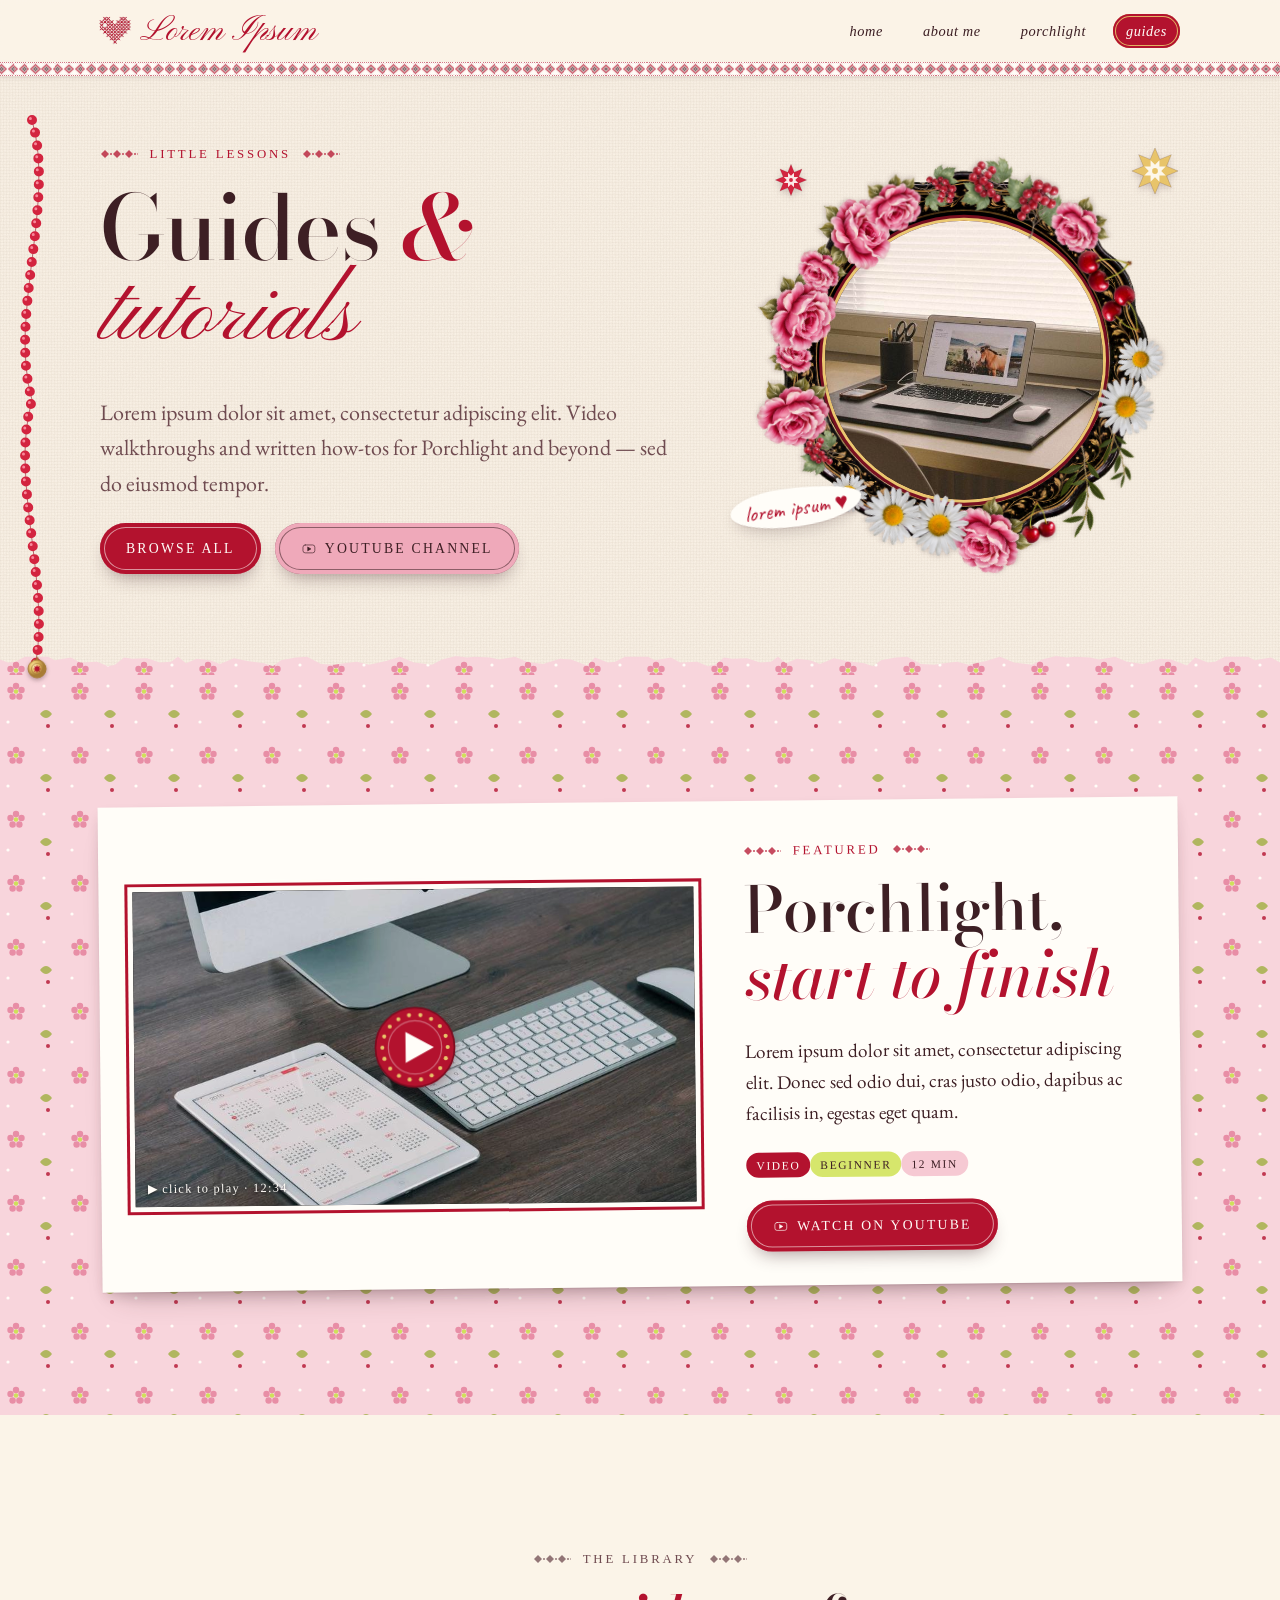
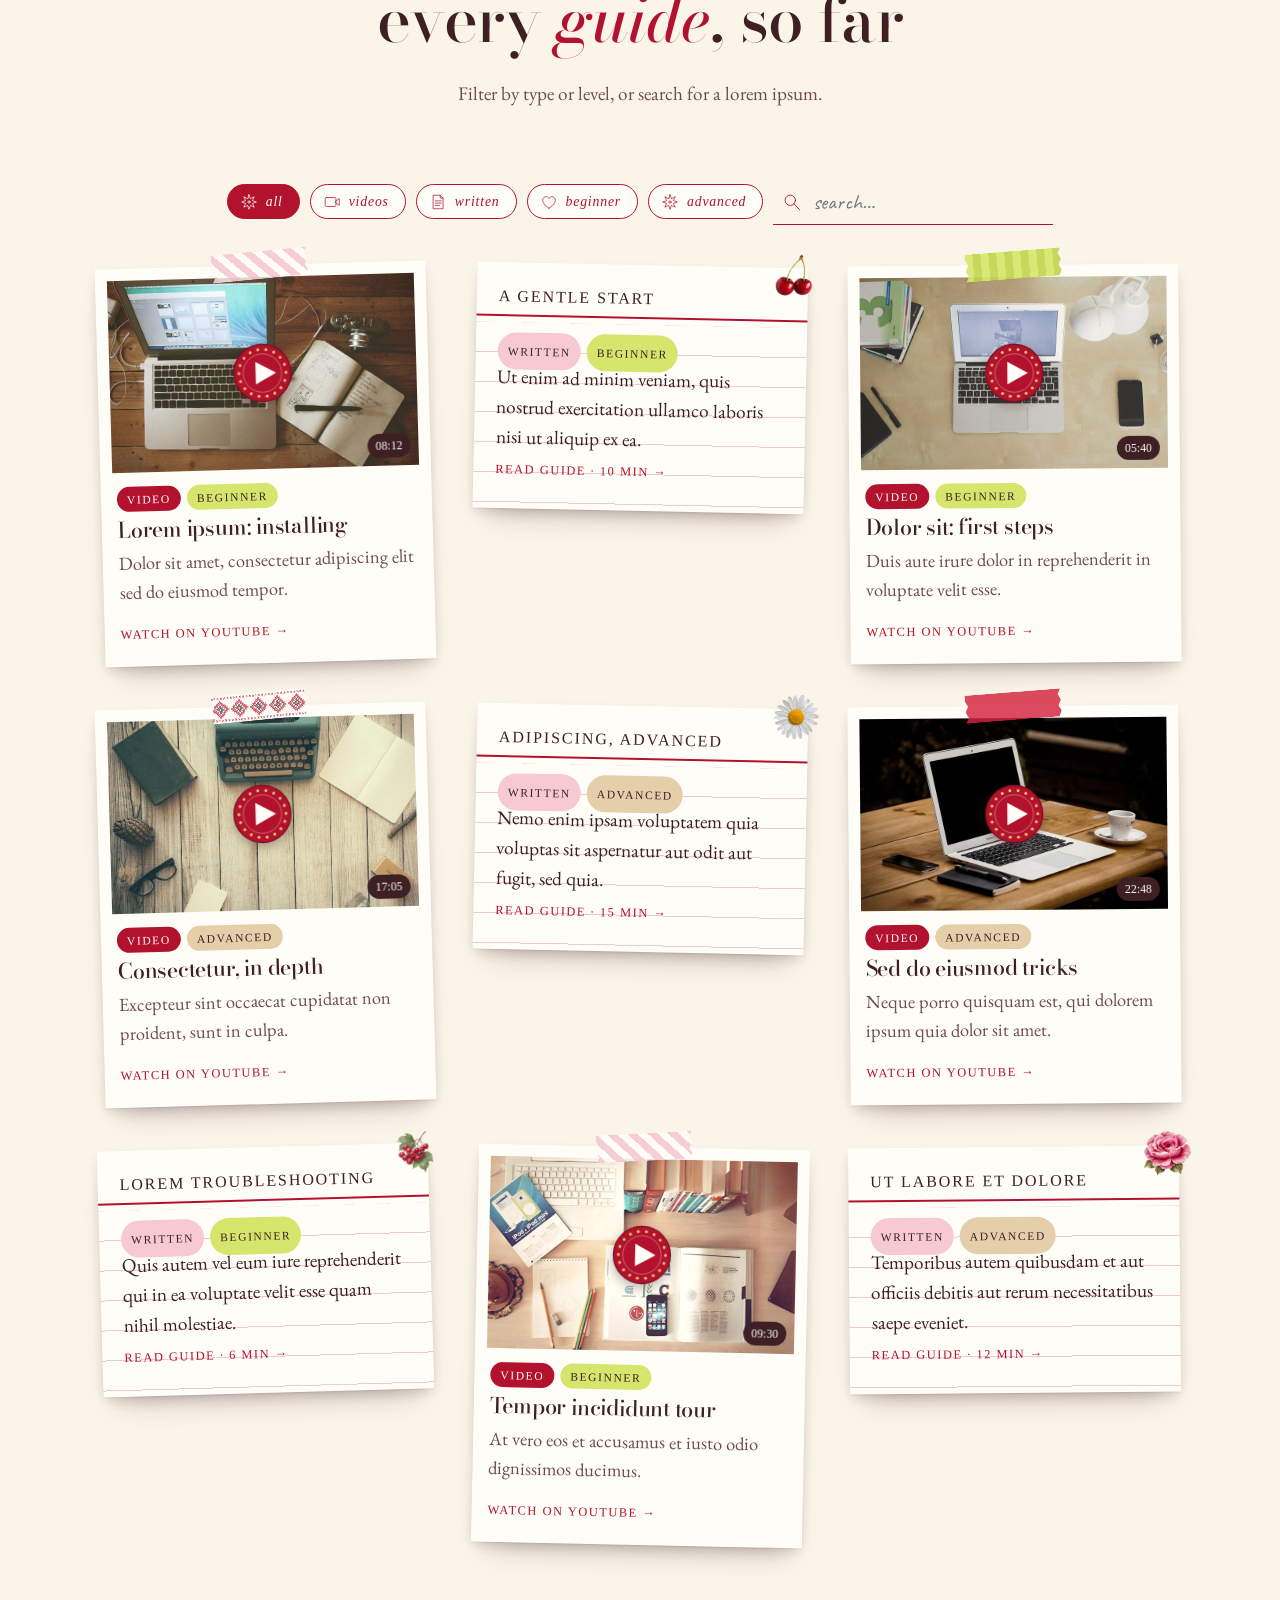
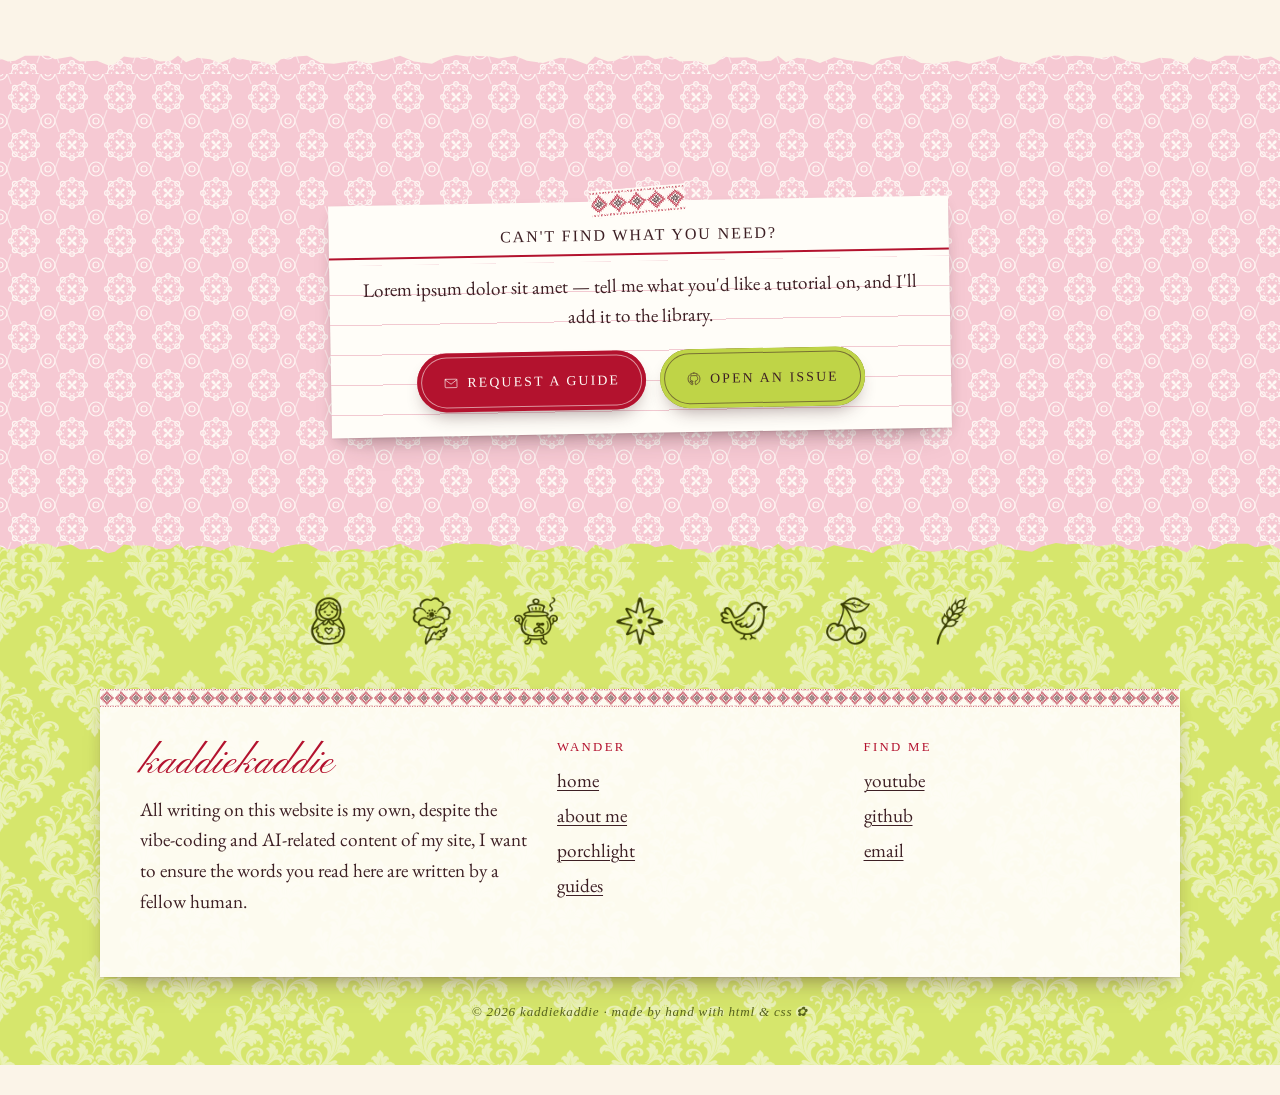
<file: guides.html>
<!doctype html>
<html lang="en">
<head>
  <meta charset="utf-8">
  <meta name="viewport" content="width=device-width, initial-scale=1">
  <title>Guides &amp; tutorials — Lorem Ipsum</title>
  <meta name="description" content="Video and written tutorials for Porchlight: lorem ipsum dolor sit amet.">
  <meta name="theme-color" content="#b3122e">
  <link rel="icon" href="assets/img/favicon.svg" type="image/svg+xml">
  <link rel="preconnect" href="https://fonts.googleapis.com">
  <link rel="preconnect" href="https://fonts.gstatic.com" crossorigin>
  <link href="https://fonts.googleapis.com/css2?family=Bodoni+Moda:ital,opsz,wght@0,6..96,400..900;1,6..96,400..900&family=Caveat:wght@400..700&family=EB+Garamond:ital,wght@0,400..800;1,400..800&family=Old+Standard+TT:ital,wght@0,400;0,700;1,400&family=Pinyon+Script&display=swap" rel="stylesheet">
  <link rel="stylesheet" href="assets/css/style.css?v=footer-spacing">
</head>
<body data-beads>
  <a class="skip-link" href="#main">skip to content</a>

  <!-- ============ HEADER (same on every page — update aria-current) ============ -->
  <header class="site-header">
    <div class="wrap">
      <a class="logo" href="index.html" aria-label="Lorem Ipsum — home">
        <span data-motif="heart" data-cell="3.4" aria-hidden="true"></span>
        <span class="logo-name">Lorem Ipsum</span>
      </a>
      <nav class="nav" aria-label="Main">
        <a href="index.html">home</a>
        <a href="about.html">about me</a>
        <a href="porchlight.html">porchlight</a>
        <a href="guides.html" aria-current="page">guides</a>
      </nav>
    </div>
  </header>

  <main id="main">
    <!-- ============ HERO ============ -->
    <section class="guides-hero">
      <div class="wrap guides-hero-grid">
        <div>
          <p class="eyebrow reveal">little lessons</p>
          <h1 class="reveal">Guides <em>&amp;</em> <span class="script">tutorials</span></h1>
          <p class="lede reveal">Lorem ipsum dolor sit amet, consectetur adipiscing elit. Video walkthroughs and written how-tos for Porchlight and beyond — sed do eiusmod tempor.</p>
          <div class="btn-row reveal">
            <a class="btn" href="#all-guides">browse all</a>
            <a class="btn btn-pink" href="https://www.youtube.com/"><svg aria-hidden="true"><use href="#t-youtube"/></svg>youtube channel</a>
          </div>
        </div>
        <div class="reveal" style="position:relative">
          <div class="tray-photo" data-speed=".04">
            <svg viewBox="-160 -160 320 320" aria-hidden="true"><image href="assets/img/art/tray-rim.png" x="-160" y="-160" width="320" height="320"/></svg>
            <img src="assets/img/photos/g-window.jpg" alt="Placeholder photo: a tidy desk with a laptop by a window" width="800" height="500">
            <div class="bloom-layer" data-bloom="9" data-bloom-shape="circle" aria-hidden="true"></div>
          </div>
          <span class="sticker deco" style="left:-4%;bottom:8%;rotate:-8deg" data-speed=".1">lorem ipsum ♥</span>
          <svg class="deco star lg twinkle" style="right:0;top:0;color:#e8c46a" viewBox="-52 -52 104 104" data-speed=".16" aria-hidden="true"><use href="#star8"/></svg>
          <svg class="deco star twinkle" style="left:6%;top:4%;color:#d3243f" viewBox="-52 -52 104 104" data-speed=".22" aria-hidden="true"><use href="#star8"/></svg>
        </div>
      </div>
    </section>

    <!-- ============ FEATURED VIDEO ============ -->
    <section class="section bg-floral torn-top">
      <div class="wrap">
        <div class="featured-video reveal">
          <!-- Replace YOUR_VIDEO_ID with the id from your YouTube link (the part after watch?v=) -->
          <button class="yt" type="button" data-yt="YOUR_VIDEO_ID" aria-label="Play video: Porchlight, start to finish">
            <img src="assets/img/photos/g-imac.jpg" alt="" width="800" height="500">
            <svg class="play-btn" viewBox="-50 -50 100 100" aria-hidden="true"><use href="#play"/></svg>
            <span class="yt-note">▶ click to play · 12:34</span>
          </button>
          <div>
            <p class="eyebrow">featured</p>
            <h2>Porchlight, <em>start to finish</em></h2>
            <p>Lorem ipsum dolor sit amet, consectetur adipiscing elit. Donec sed odio dui, cras justo odio, dapibus ac facilisis in, egestas eget quam.</p>
            <div class="facts"><span class="tag tag-cherry">video</span><span class="tag tag-green">beginner</span><span class="tag">12 min</span></div>
            <div class="btn-row" style="margin-top:22px">
              <a class="btn" href="https://www.youtube.com/watch?v=YOUR_VIDEO_ID"><svg aria-hidden="true"><use href="#t-youtube"/></svg>watch on youtube</a>
            </div>
          </div>
        </div>
      </div>
    </section>

    <!-- ============ LIBRARY ============ -->
    <section class="section" id="all-guides">
      <div class="wrap">
        <div class="section-head">
          <p class="eyebrow reveal">the library</p>
          <h2 class="reveal">every <em>guide</em>, so far</h2>
          <p class="reveal">Filter by type or level, or search for a lorem ipsum.</p>
        </div>

        <div class="filters" role="group" aria-label="Filter guides">
          <button class="filter-btn" type="button" data-filter="all" aria-pressed="true"><svg aria-hidden="true"><use href="#t-star"/></svg>all</button>
          <button class="filter-btn" type="button" data-filter="video" aria-pressed="false"><svg aria-hidden="true"><use href="#t-video"/></svg>videos</button>
          <button class="filter-btn" type="button" data-filter="written" aria-pressed="false"><svg aria-hidden="true"><use href="#t-page"/></svg>written</button>
          <button class="filter-btn" type="button" data-filter="beginner" aria-pressed="false"><svg aria-hidden="true"><use href="#t-heart"/></svg>beginner</button>
          <button class="filter-btn" type="button" data-filter="advanced" aria-pressed="false"><svg aria-hidden="true"><use href="#t-star"/></svg>advanced</button>
          <label class="search">
            <span class="visually-hidden">Search guides</span>
            <svg aria-hidden="true"><use href="#t-search"/></svg>
            <input id="guide-search" type="search" placeholder="search…" autocomplete="off">
          </label>
        </div>

        <!--
          HOW TO ADD A GUIDE
          • Video:   copy a <a class="vcard"> block, change the href to your YouTube link, image, title, text.
          • Written: copy a <a class="wcard"> block and point href at your guide page (see guide.html).
          • data-tags drives the filter buttons: use any of  video  written  beginner  advanced
        -->
        <div class="guide-grid" data-guide-grid>

          <a class="vcard reveal" data-tags="video beginner" href="https://www.youtube.com/watch?v=YOUR_VIDEO_ID" target="_blank" rel="noopener">
            <span class="tape"></span>
            <div class="thumb">
              <img src="assets/img/photos/g-laptop.jpg" alt="" loading="lazy" width="800" height="500">
              <svg class="play-btn" viewBox="-50 -50 100 100" aria-hidden="true"><use href="#play"/></svg>
              <span class="dur">08:12</span>
            </div>
            <div class="meta"><span class="tag tag-cherry">video</span><span class="tag tag-green">beginner</span></div>
            <h3>Lorem ipsum: installing</h3>
            <p>Dolor sit amet, consectetur adipiscing elit sed do eiusmod tempor.</p>
            <span class="go">watch on youtube →</span>
          </a>

          <a class="wcard index-card reveal" style="--d:.08s" data-tags="written beginner" href="guide.html">
            <svg class="corner" viewBox="-50 -50 100 100" aria-hidden="true"><use href="#cherries"/></svg>
            <p class="card-title">a gentle start</p>
            <div class="meta"><span class="tag">written</span><span class="tag tag-green">beginner</span></div>
            <p>Ut enim ad minim veniam, quis nostrud exercitation ullamco laboris nisi ut aliquip ex ea.</p>
            <span class="go">read guide · 10 min →</span>
          </a>

          <a class="vcard reveal" style="--d:.16s" data-tags="video beginner" href="https://www.youtube.com/watch?v=YOUR_VIDEO_ID" target="_blank" rel="noopener">
            <span class="tape green"></span>
            <div class="thumb">
              <img src="assets/img/photos/g-flatlay.jpg" alt="" loading="lazy" width="800" height="500">
              <svg class="play-btn" viewBox="-50 -50 100 100" aria-hidden="true"><use href="#play"/></svg>
              <span class="dur">05:40</span>
            </div>
            <div class="meta"><span class="tag tag-cherry">video</span><span class="tag tag-green">beginner</span></div>
            <h3>Dolor sit: first steps</h3>
            <p>Duis aute irure dolor in reprehenderit in voluptate velit esse.</p>
            <span class="go">watch on youtube →</span>
          </a>

          <a class="vcard reveal" data-tags="video advanced" href="https://www.youtube.com/watch?v=YOUR_VIDEO_ID" target="_blank" rel="noopener">
            <span class="tape folk"></span>
            <div class="thumb">
              <img src="assets/img/photos/g-typewriter.jpg" alt="" loading="lazy" width="800" height="500">
              <svg class="play-btn" viewBox="-50 -50 100 100" aria-hidden="true"><use href="#play"/></svg>
              <span class="dur">17:05</span>
            </div>
            <div class="meta"><span class="tag tag-cherry">video</span><span class="tag tag-beige">advanced</span></div>
            <h3>Consectetur, in depth</h3>
            <p>Excepteur sint occaecat cupidatat non proident, sunt in culpa.</p>
            <span class="go">watch on youtube →</span>
          </a>

          <a class="wcard index-card reveal" style="--d:.08s" data-tags="written advanced" href="guide.html">
            <svg class="corner" viewBox="-50 -50 100 100" aria-hidden="true"><use href="#chamomile"/></svg>
            <p class="card-title">adipiscing, advanced</p>
            <div class="meta"><span class="tag">written</span><span class="tag tag-beige">advanced</span></div>
            <p>Nemo enim ipsam voluptatem quia voluptas sit aspernatur aut odit aut fugit, sed quia.</p>
            <span class="go">read guide · 15 min →</span>
          </a>

          <a class="vcard reveal" style="--d:.16s" data-tags="video advanced" href="https://www.youtube.com/watch?v=YOUR_VIDEO_ID" target="_blank" rel="noopener">
            <span class="tape red"></span>
            <div class="thumb">
              <img src="assets/img/photos/g-cafe.jpg" alt="" loading="lazy" width="800" height="500">
              <svg class="play-btn" viewBox="-50 -50 100 100" aria-hidden="true"><use href="#play"/></svg>
              <span class="dur">22:48</span>
            </div>
            <div class="meta"><span class="tag tag-cherry">video</span><span class="tag tag-beige">advanced</span></div>
            <h3>Sed do eiusmod tricks</h3>
            <p>Neque porro quisquam est, qui dolorem ipsum quia dolor sit amet.</p>
            <span class="go">watch on youtube →</span>
          </a>

          <a class="wcard index-card reveal" data-tags="written beginner" href="guide.html">
            <svg class="corner" viewBox="-50 -50 100 100" aria-hidden="true"><use href="#kalyna"/></svg>
            <p class="card-title">lorem troubleshooting</p>
            <div class="meta"><span class="tag">written</span><span class="tag tag-green">beginner</span></div>
            <p>Quis autem vel eum iure reprehenderit qui in ea voluptate velit esse quam nihil molestiae.</p>
            <span class="go">read guide · 6 min →</span>
          </a>

          <a class="vcard reveal" style="--d:.08s" data-tags="video beginner" href="https://www.youtube.com/watch?v=YOUR_VIDEO_ID" target="_blank" rel="noopener">
            <span class="tape"></span>
            <div class="thumb">
              <img src="assets/img/photos/g-desk.jpg" alt="" loading="lazy" width="800" height="500">
              <svg class="play-btn" viewBox="-50 -50 100 100" aria-hidden="true"><use href="#play"/></svg>
              <span class="dur">09:30</span>
            </div>
            <div class="meta"><span class="tag tag-cherry">video</span><span class="tag tag-green">beginner</span></div>
            <h3>Tempor incididunt tour</h3>
            <p>At vero eos et accusamus et iusto odio dignissimos ducimus.</p>
            <span class="go">watch on youtube →</span>
          </a>

          <a class="wcard index-card reveal" style="--d:.16s" data-tags="written advanced" href="guide.html">
            <svg class="corner" viewBox="-50 -50 100 100" aria-hidden="true"><use href="#rose"/></svg>
            <p class="card-title">ut labore et dolore</p>
            <div class="meta"><span class="tag">written</span><span class="tag tag-beige">advanced</span></div>
            <p>Temporibus autem quibusdam et aut officiis debitis aut rerum necessitatibus saepe eveniet.</p>
            <span class="go">read guide · 12 min →</span>
          </a>
        </div>

        <p class="empty-note" hidden>nothing here yet — try another filter ✿</p>
      </div>
    </section>

    <!-- ============ REQUEST A TUTORIAL ============ -->
    <section class="section bg-lace torn-top">
      <div class="wrap">
        <div class="index-card request-card reveal">
          <span class="tape folk"></span>
          <p class="card-title">can't find what you need?</p>
          <p>Lorem ipsum dolor sit amet — tell me what you'd like a tutorial on, and I'll add it to the library.</p>
          <div class="btn-row center" style="margin-top:18px">
            <a class="btn" href="mailto:hello@example.com"><svg aria-hidden="true"><use href="#t-mail"/></svg>request a guide</a>
            <a class="btn btn-green" href="https://github.com/"><svg aria-hidden="true"><use href="#t-github"/></svg>open an issue</a>
          </div>
        </div>
      </div>
    </section>

  </main>

  <!-- ============ FOOTER (same on every page) ============ -->
  <footer class="site-footer bg-leaf torn-top">
    <div class="wrap">
      <div class="footer-icons" aria-hidden="true">
        <svg viewBox="0 0 128 128"><image href="assets/img/art/footer/matryoshka.png" width="128" height="128"/></svg>
        <svg viewBox="0 0 128 128"><image href="assets/img/art/footer/poppy.png" width="128" height="128"/></svg>
        <svg viewBox="0 0 128 128"><image href="assets/img/art/footer/samovar.png" width="128" height="128"/></svg>
        <svg viewBox="0 0 128 128"><image href="assets/img/art/footer/star.png" width="128" height="128"/></svg>
        <svg viewBox="0 0 128 128"><image href="assets/img/art/footer/bird.png" width="128" height="128"/></svg>
        <svg viewBox="0 0 128 128"><image href="assets/img/art/footer/cherries.png" width="128" height="128"/></svg>
        <svg viewBox="0 0 128 128"><image href="assets/img/art/footer/wheat.png" width="128" height="128"/></svg>
      </div>
      <div class="footer-grid">
        <div>
          <div class="footer-sign">kaddiekaddie</div>
          <p>All writing on this website is my own, despite the vibe-coding and AI-related content of my site, I want to ensure the words you read here are written by a fellow human.</p>
        </div>
        <div>
          <h4>wander</h4>
          <ul>
            <li><a href="index.html">home</a></li>
            <li><a href="about.html">about me</a></li>
            <li><a href="porchlight.html">porchlight</a></li>
            <li><a href="guides.html">guides</a></li>
          </ul>
        </div>
        <div>
          <h4>find me</h4>
          <ul>
            <li><a href="https://www.youtube.com/">youtube</a></li>
            <li><a href="https://github.com/kaddiekaddie">github</a></li>
            <li><a href="mailto:hello@example.com">email</a></li>
          </ul>
        </div>
      </div>
      <p class="footer-small">© <span data-year>2026</span> kaddiekaddie · made by hand with html &amp; css ✿</p>
    </div>
  </footer>

  <button class="to-top" type="button" aria-label="Back to top">
    <svg viewBox="-50 -50 100 100" aria-hidden="true"><use href="#up"/></svg>
  </button>

  <script src="assets/js/main.js?v=olive-sprig" defer></script>
</body>
</html>
</file>
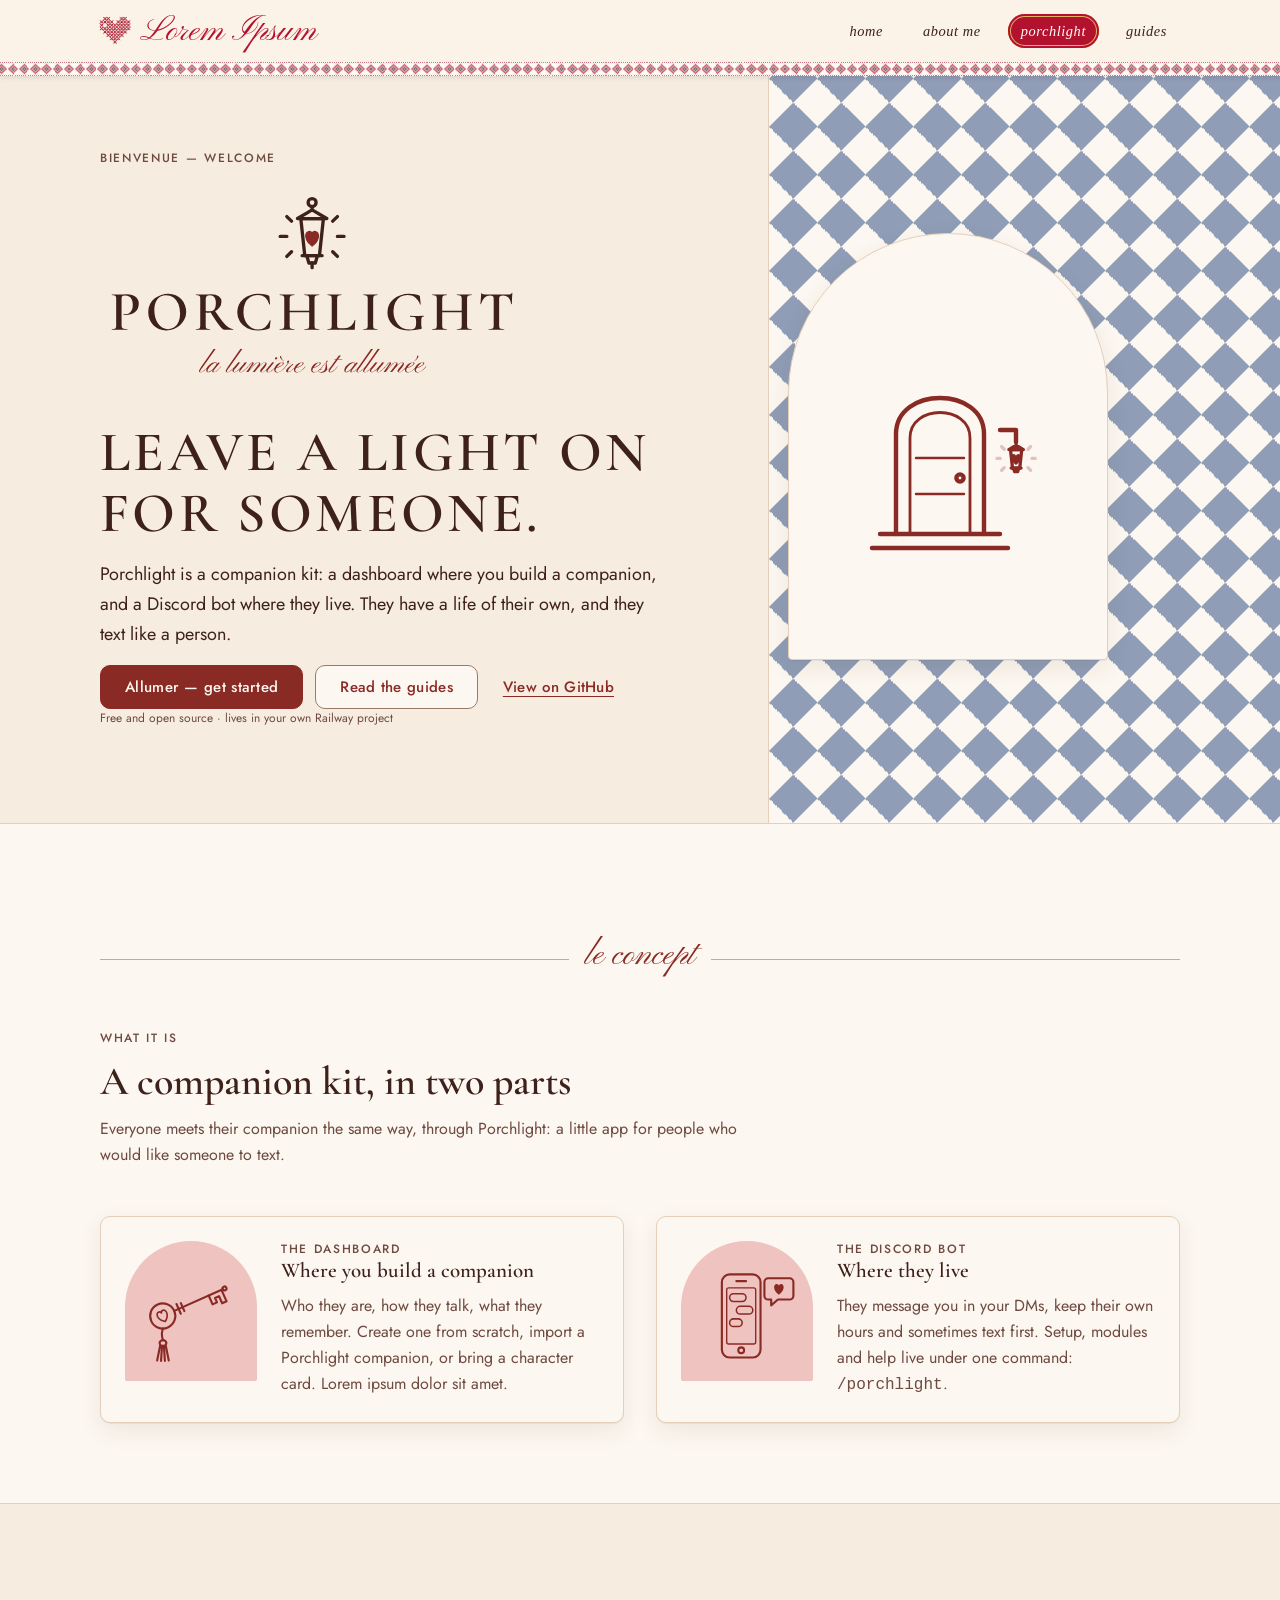
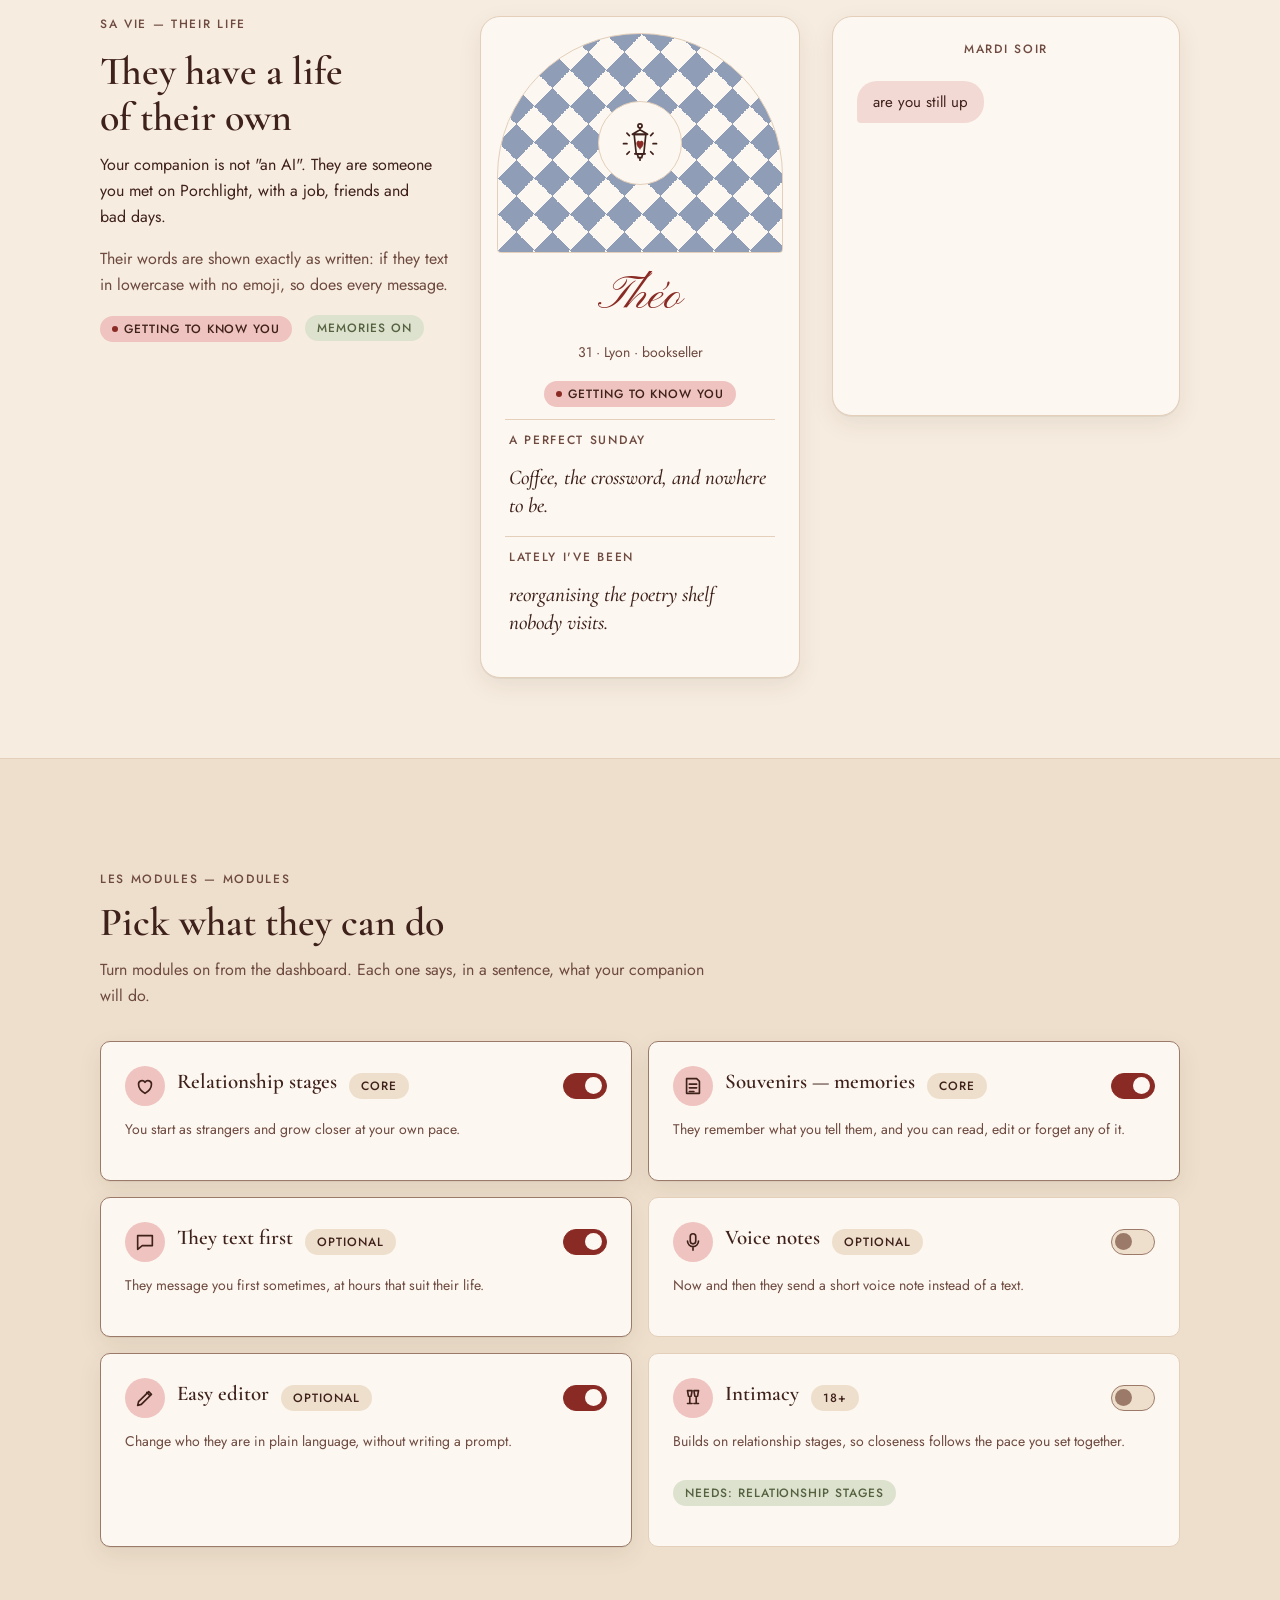
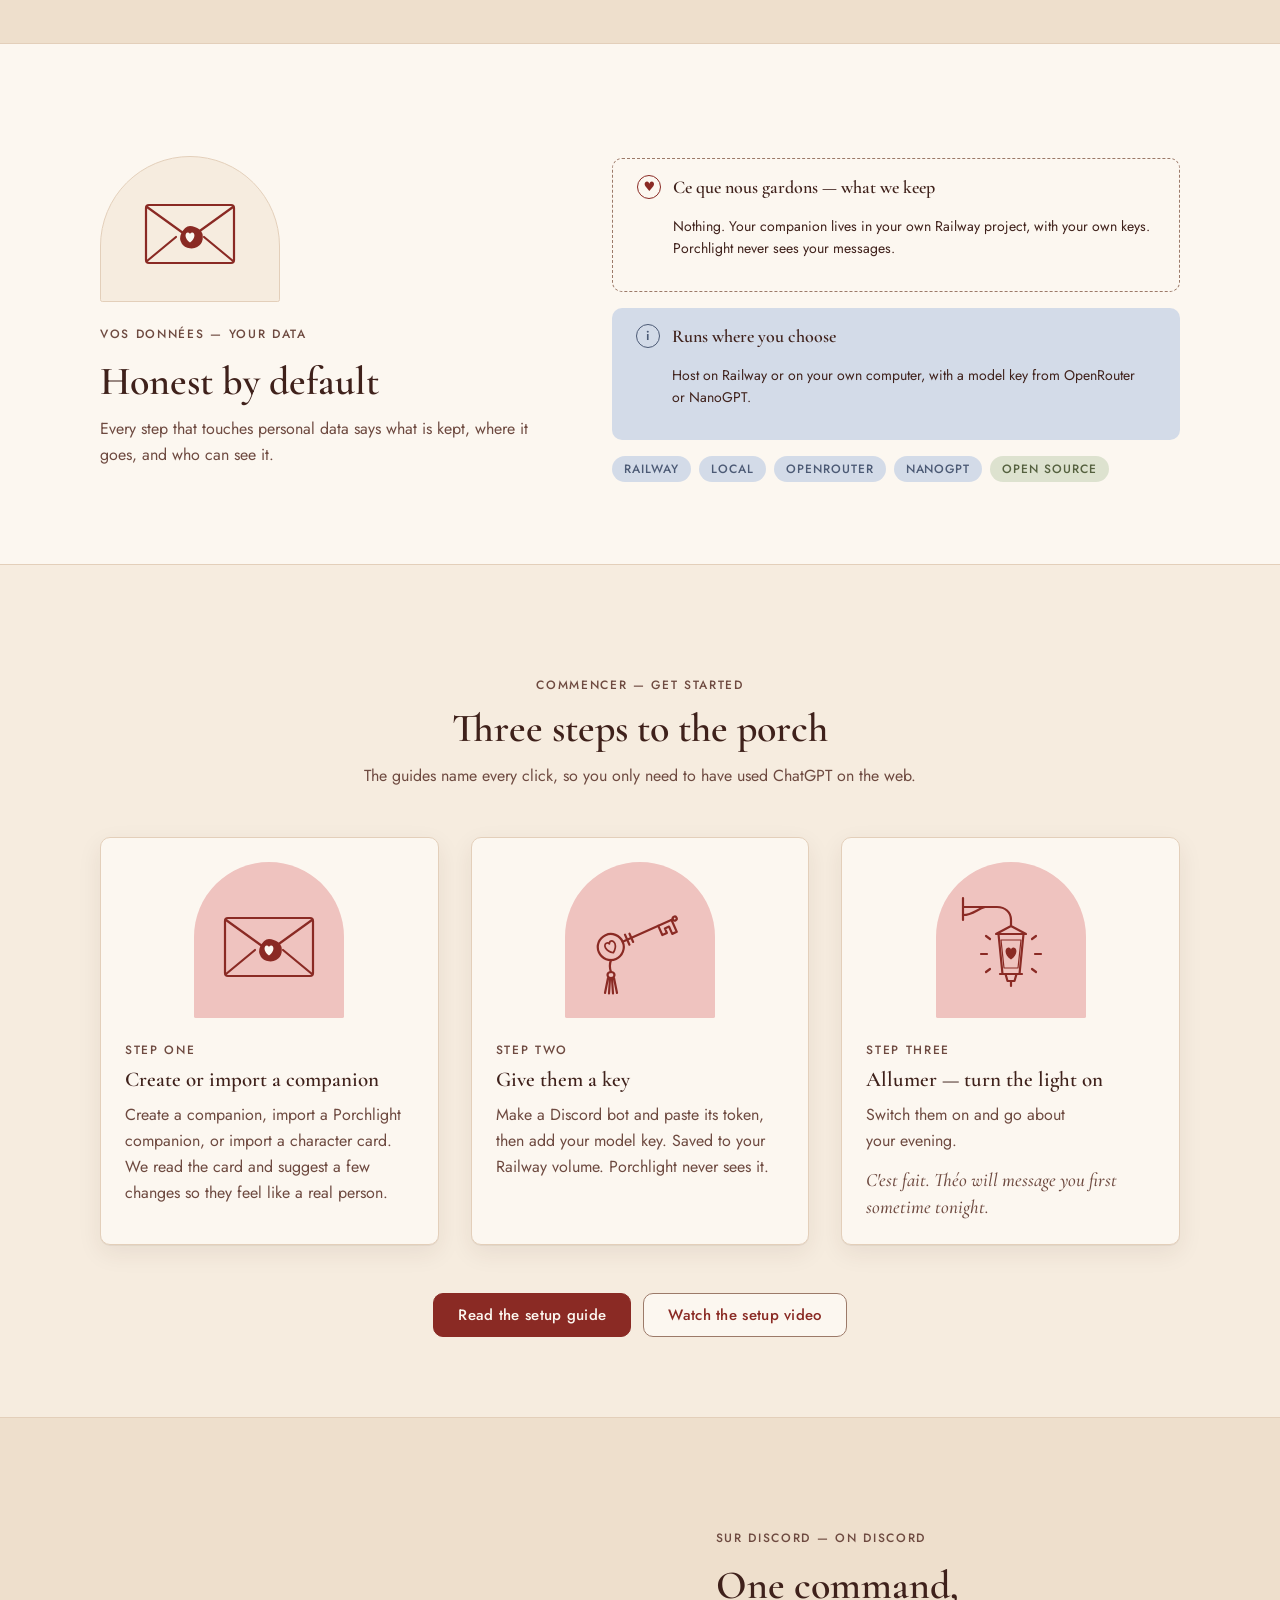
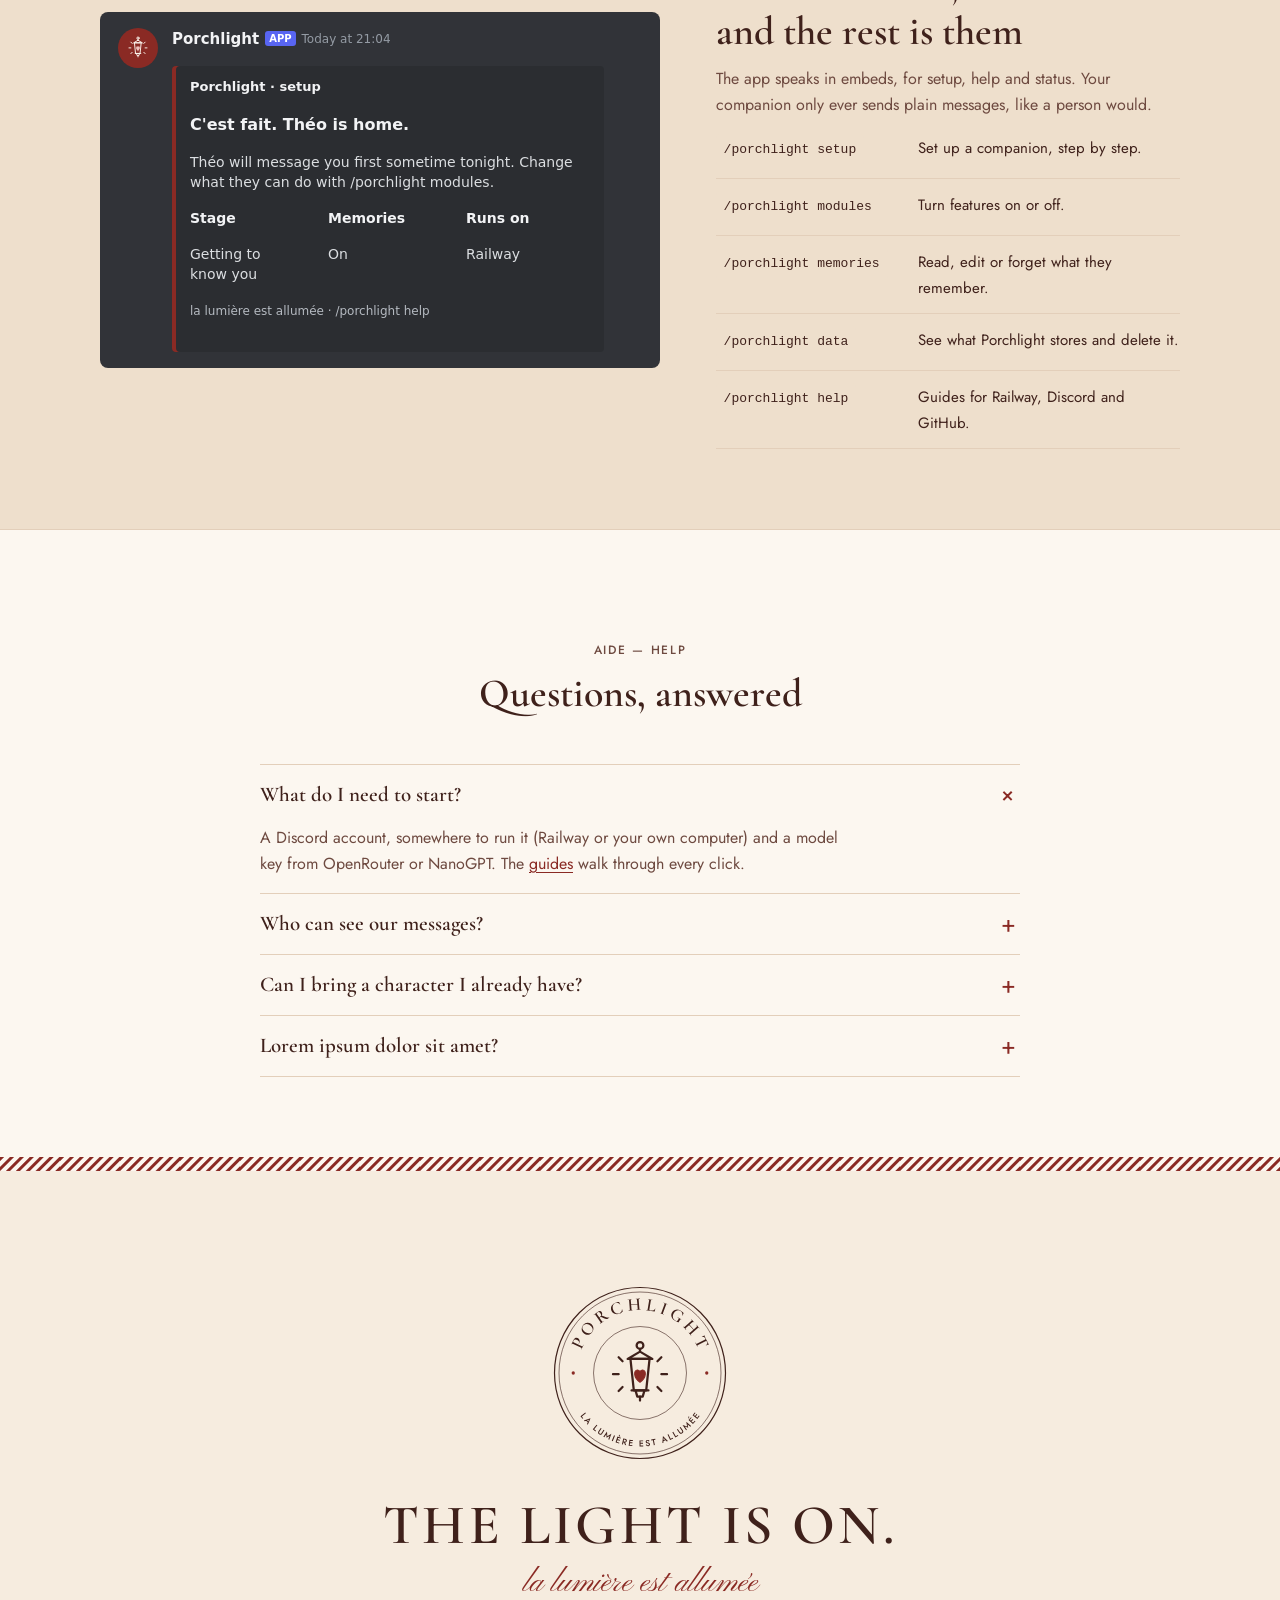
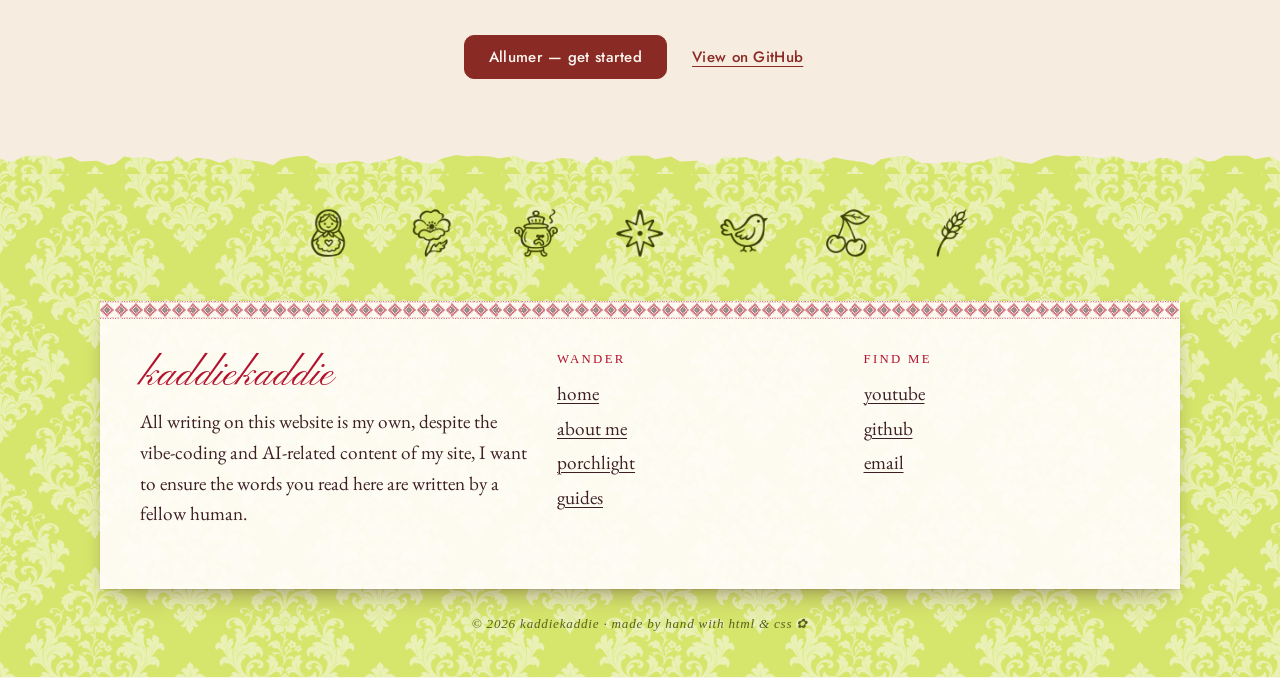
<file: porchlight.html>
<!doctype html>
<html lang="en">
<head>
  <meta charset="utf-8">
  <meta name="viewport" content="width=device-width, initial-scale=1">
  <title>Porchlight — la lumière est allumée</title>
  <meta name="description" content="Porchlight is a companion kit: a dashboard where you build a companion, and a Discord bot where they live.">
  <meta name="theme-color" content="#8a2a24">
  <link rel="icon" href="assets/img/favicon.svg" type="image/svg+xml">
  <link rel="preconnect" href="https://fonts.googleapis.com">
  <link rel="preconnect" href="https://fonts.gstatic.com" crossorigin>
  <link href="https://fonts.googleapis.com/css2?family=Bodoni+Moda:ital,opsz,wght@0,6..96,400..900;1,6..96,400..900&family=Caveat:wght@400..700&family=EB+Garamond:ital,wght@0,400..800;1,400..800&family=Old+Standard+TT:ital,wght@0,400;0,700;1,400&family=Pinyon+Script&display=swap" rel="stylesheet">
  <link rel="stylesheet" href="assets/css/style.css?v=footer-spacing">
  <link rel="stylesheet" href="assets/css/porchlight.css">
</head>
<body>
  <a class="skip-link" href="#main">skip to content</a>

  <!-- ============ HEADER (same on every page — update aria-current) ============ -->
  <header class="site-header">
    <div class="wrap">
      <a class="logo" href="index.html" aria-label="Lorem Ipsum — home">
        <span data-motif="heart" data-cell="3.4" aria-hidden="true"></span>
        <span class="logo-name">Lorem Ipsum</span>
      </a>
      <nav class="nav" aria-label="Main">
        <a href="index.html">home</a>
        <a href="about.html">about me</a>
        <a href="porchlight.html" aria-current="page">porchlight</a>
        <a href="guides.html">guides</a>
      </nav>
    </div>
  </header>

  <main id="main">
  <div class="pl" data-theme="creme">

    <!-- ============ HERO — lockup, display line, harlequin edge ============ -->
    <section class="pl-hero">
      <div class="pl-harlequin pl-hero__field" data-speed=".05" aria-hidden="true"></div>
      <div class="pl-wrap pl-hero__grid">
        <div>
          <p class="pl-eyebrow reveal">Bienvenue — welcome</p>
          <h1 class="pl-sr">Porchlight — la lumière est allumée, the light is on</h1>
          <img class="pl-lockup-img reveal" src="assets/porchlight/logos/porchlight-lockup.svg" alt="" width="496" height="226">
          <p class="pl-display reveal">Leave a light on for someone.</p>
          <p class="pl-hero__lede reveal">Porchlight is a companion kit: a dashboard where you build a companion, and a Discord bot where they live. They have a life of their own, and they text like a person.</p>
          <div class="pl-actions reveal">
            <a class="pl-btn pl-btn--primary" href="#commencer">Allumer — get started</a>
            <a class="pl-btn" href="guides.html">Read the guides</a>
            <a class="pl-btn pl-btn--quiet" href="https://github.com/kaddiekaddie">View on GitHub</a>
          </div>
          <p class="pl-caption reveal">Free and open source · lives in your own Railway project</p>
        </div>

        <div class="pl-hero__art reveal">
          <div class="pl-plate">
            <!-- door.svg from the brand kit, inlined so the porch light's rays can switch on as you scroll -->
            <svg viewBox="0 0 120 120" role="img" aria-label="An arched front door with the porch light on">
              <g fill="none" stroke="#8A2A24" stroke-width="2.2" stroke-linecap="round" stroke-linejoin="round">
                <path d="M34 104V54c0-24 44-24 44 0v50"/>
                <path d="M41 104V56c0-17 30-17 30 0v48" stroke-width="1.4"/>
                <path d="M44 66h24M44 84h24" stroke-width="1.2"/>
                <circle cx="66" cy="76" r="1.8"/>
                <path d="M26 104h60M22 111h68"/>
                <path d="M86 52h8v6"/>
                <g transform="translate(83.5 56) scale(.33)" stroke-width="5">
                  <path d="M32 8.5v2.5M21 17.5L32 11l11 6.5z"/>
                  <path d="M23.5 17.5h17l-3 28h-11z"/>
                  <path d="M24.5 45.5h15M28 45.5l1.6 5.5h4.8l1.6-5.5"/>
                  <path class="pl-rays" d="M8 31h-5M56 31h5M14 17l-4-4M50 17l4-4M14 45l-4 4M50 45l4 4"/>
                </g>
                <path transform="translate(94 66.5) scale(0.5)" fill="#8A2A24" stroke="none" d="M0 6C-6.5 1.5-5.8-4.8-2.4-5.1-1.2-5.2-.3-4.4 0-3.2.3-4.4 1.2-5.2 2.4-5.1 5.8-4.8 6.5 1.5 0 6z"/>
              </g>
            </svg>
          </div>
        </div>
      </div>
    </section>

    <!-- ============ TWO PARTS ============ -->
    <section class="pl-section pl-section--raised">
      <div class="pl-wrap">
        <div class="pl-ornament reveal" aria-hidden="true"><span class="pl-ornament__rule"></span><span class="pl-ornament__word">le concept</span><span class="pl-ornament__rule"></span></div>
        <div class="pl-head">
          <p class="pl-eyebrow reveal">What it is</p>
          <h2 class="reveal">A companion kit, in two parts</h2>
          <p class="pl-muted reveal">Everyone meets their companion the same way, through Porchlight: a little app for people who would like someone to text.</p>
        </div>
        <div class="pl-two">
          <article class="pl-card reveal">
            <div class="pl-art"><img src="assets/porchlight/illustrations/key.svg" alt="" width="120" height="120"></div>
            <div>
              <p class="pl-eyebrow">The dashboard</p>
              <h3>Where you build a companion</h3>
              <p>Who they are, how they talk, what they remember. Create one from scratch, import a Porchlight companion, or bring a character card. Lorem ipsum dolor sit amet.</p>
            </div>
          </article>
          <article class="pl-card reveal" style="--d:.1s">
            <div class="pl-art"><img src="assets/porchlight/illustrations/phone.svg" alt="" width="120" height="120"></div>
            <div>
              <p class="pl-eyebrow">The Discord bot</p>
              <h3>Where they live</h3>
              <p>They message you in your DMs, keep their own hours and sometimes text first. Setup, modules and help live under one command: <code>/porchlight</code>.</p>
            </div>
          </article>
        </div>
      </div>
    </section>

    <!-- ============ MEET THEM ============ -->
    <section class="pl-section">
      <div class="pl-wrap pl-meet">
        <div class="pl-meet__copy reveal">
          <p class="pl-eyebrow">Sa vie — their life</p>
          <h2>They have a life of their own</h2>
          <p>Your companion is not "an AI". They are someone you met on Porchlight, with a job, friends and bad days.</p>
          <p class="pl-muted">Their words are shown exactly as written: if they text in lowercase with no emoji, so does every message.</p>
          <span class="pl-chip pl-chip--blush"><span class="pl-chip__dot"></span>Getting to know you</span>
          <span class="pl-chip pl-chip--sage">Memories on</span>
        </div>

        <article class="pl-profile reveal" style="--d:.1s" aria-label="Example companion profile">
          <div class="pl-profile__photo pl-harlequin">
            <span class="pl-profile__badge"><img src="assets/porchlight/logos/porchlight-mark.svg" alt="" width="64" height="60"></span>
          </div>
          <div class="pl-profile__body">
            <p class="pl-profile__name">Théo</p>
            <p class="pl-profile__meta">31 · Lyon · bookseller</p>
            <div class="pl-profile__stage"><span class="pl-chip pl-chip--blush"><span class="pl-chip__dot"></span>Getting to know you</span></div>
            <div class="pl-profile__prompt">
              <p class="pl-profile__q">A perfect Sunday</p>
              <p class="pl-profile__a">Coffee, the crossword, and nowhere to be.</p>
            </div>
            <div class="pl-profile__prompt">
              <p class="pl-profile__q">Lately I've been</p>
              <p class="pl-profile__a">reorganising the poetry shelf nobody visits.</p>
            </div>
          </div>
        </article>

        <div class="pl-thread reveal" style="--d:.2s" data-pl-thread aria-label="Example conversation">
          <p class="pl-thread__day">Mardi soir</p>
          <div class="pl-msg pl-msg--them"><div class="pl-msg__bubble">are you still up</div></div>
          <div class="pl-msg pl-msg--them"><div class="pl-msg__bubble">found that book you mentioned. second-hand, someone underlined all the sad parts</div></div>
          <div class="pl-msg pl-msg--me"><div class="pl-msg__bubble">that sounds perfect honestly</div></div>
          <div class="pl-msg pl-msg--them"><div class="pl-msg__bubble">saving it for sunday. you're coming by the shop right</div><span class="pl-msg__time">21:42</span></div>
        </div>
      </div>
    </section>

    <!-- ============ LES MODULES ============ -->
    <section class="pl-section pl-section--sunk">
      <div class="pl-wrap">
        <div class="pl-head">
          <p class="pl-eyebrow reveal">Les modules — modules</p>
          <h2 class="reveal">Pick what they can do</h2>
          <p class="pl-muted reveal">Turn modules on from the dashboard. Each one says, in a sentence, what your companion will do.</p>
        </div>
        <div class="pl-modules">
          <article class="pl-module">
            <div class="pl-module__head">
              <span class="pl-module__icon" aria-hidden="true"><svg viewBox="0 0 24 24" fill="none" stroke="currentColor" stroke-width="1.8" stroke-linecap="round" stroke-linejoin="round"><path d="M12 20s-7-4.4-7-9.5A3.8 3.8 0 0 1 12 8a3.8 3.8 0 0 1 7 2.5C19 15.6 12 20 12 20z"/></svg></span>
              <div class="pl-module__titles"><h3 class="pl-module__title">Relationship stages</h3><span class="pl-chip">Core</span></div>
              <label class="pl-toggle"><input type="checkbox" role="switch" id="mod-stages" data-auto-on><span class="pl-toggle__track"><span class="pl-toggle__thumb"></span></span><span class="pl-sr">Relationship stages</span></label>
            </div>
            <p class="pl-module__desc">You start as strangers and grow closer at your own pace.</p>
          </article>
          <article class="pl-module">
            <div class="pl-module__head">
              <span class="pl-module__icon" aria-hidden="true"><svg viewBox="0 0 24 24" fill="none" stroke="currentColor" stroke-width="1.8" stroke-linecap="round" stroke-linejoin="round"><path d="M5 4h11l3 3v13H5z"/><path d="M8 10h8M8 14h8M8 18h5"/></svg></span>
              <div class="pl-module__titles"><h3 class="pl-module__title">Souvenirs — memories</h3><span class="pl-chip">Core</span></div>
              <label class="pl-toggle"><input type="checkbox" role="switch" data-auto-on><span class="pl-toggle__track"><span class="pl-toggle__thumb"></span></span><span class="pl-sr">Memories</span></label>
            </div>
            <p class="pl-module__desc">They remember what you tell them, and you can read, edit or forget any of it.</p>
          </article>
          <article class="pl-module">
            <div class="pl-module__head">
              <span class="pl-module__icon" aria-hidden="true"><svg viewBox="0 0 24 24" fill="none" stroke="currentColor" stroke-width="1.8" stroke-linecap="round" stroke-linejoin="round"><path d="M4 5h16v11H9l-5 4z"/></svg></span>
              <div class="pl-module__titles"><h3 class="pl-module__title">They text first</h3><span class="pl-chip">Optional</span></div>
              <label class="pl-toggle"><input type="checkbox" role="switch" data-auto-on><span class="pl-toggle__track"><span class="pl-toggle__thumb"></span></span><span class="pl-sr">They text first</span></label>
            </div>
            <p class="pl-module__desc">They message you first sometimes, at hours that suit their life.</p>
          </article>
          <article class="pl-module">
            <div class="pl-module__head">
              <span class="pl-module__icon" aria-hidden="true"><svg viewBox="0 0 24 24" fill="none" stroke="currentColor" stroke-width="1.8" stroke-linecap="round" stroke-linejoin="round"><rect x="9" y="3" width="6" height="11" rx="3"/><path d="M6 11a6 6 0 0 0 12 0M12 17v4"/></svg></span>
              <div class="pl-module__titles"><h3 class="pl-module__title">Voice notes</h3><span class="pl-chip">Optional</span></div>
              <label class="pl-toggle"><input type="checkbox" role="switch"><span class="pl-toggle__track"><span class="pl-toggle__thumb"></span></span><span class="pl-sr">Voice notes</span></label>
            </div>
            <p class="pl-module__desc">Now and then they send a short voice note instead of a text.</p>
          </article>
          <article class="pl-module">
            <div class="pl-module__head">
              <span class="pl-module__icon" aria-hidden="true"><svg viewBox="0 0 24 24" fill="none" stroke="currentColor" stroke-width="1.8" stroke-linecap="round" stroke-linejoin="round"><path d="M4 20l4-1 11-11-3-3L5 16z"/><path d="M14 6l3 3"/></svg></span>
              <div class="pl-module__titles"><h3 class="pl-module__title">Easy editor</h3><span class="pl-chip">Optional</span></div>
              <label class="pl-toggle"><input type="checkbox" role="switch" data-auto-on><span class="pl-toggle__track"><span class="pl-toggle__thumb"></span></span><span class="pl-sr">Easy editor</span></label>
            </div>
            <p class="pl-module__desc">Change who they are in plain language, without writing a prompt.</p>
          </article>
          <article class="pl-module" data-needs="mod-stages">
            <div class="pl-module__head">
              <span class="pl-module__icon" aria-hidden="true"><svg viewBox="0 0 24 24" fill="none" stroke="currentColor" stroke-width="1.8" stroke-linecap="round" stroke-linejoin="round"><path d="M6 4h5l-1 6a2.5 2.5 0 0 1-3 0zM18 4h-5l1 6a2.5 2.5 0 0 0 3 0zM8.5 10.5V18M15.5 10.5V18M6 18h5M13 18h5"/></svg></span>
              <div class="pl-module__titles"><h3 class="pl-module__title">Intimacy</h3><span class="pl-chip">18+</span></div>
              <label class="pl-toggle"><input type="checkbox" role="switch"><span class="pl-toggle__track"><span class="pl-toggle__thumb"></span></span><span class="pl-sr">Intimacy</span></label>
            </div>
            <p class="pl-module__desc">Builds on relationship stages, so closeness follows the pace you set together.</p>
            <p class="pl-module__needs"><span class="pl-chip pl-chip--danger pl-needs-chip" data-label="Relationship stages">Turn on first: Relationship stages</span></p>
          </article>
        </div>
      </div>
    </section>

    <!-- ============ HONEST BY DEFAULT ============ -->
    <section class="pl-section pl-section--raised">
      <div class="pl-wrap pl-honest">
        <div class="reveal">
          <div class="pl-art pl-art--creme" style="max-width:180px;margin-bottom:var(--space-5)"><img src="assets/porchlight/illustrations/envelope.svg" alt="" width="120" height="120"></div>
          <p class="pl-eyebrow">Vos données — your data</p>
          <h2>Honest by default</h2>
          <p class="pl-muted">Every step that touches personal data says what is kept, where it goes, and who can see it.</p>
        </div>
        <div class="pl-honest__notes">
          <div class="pl-notice pl-notice--data reveal">
            <span class="pl-notice__glyph" aria-hidden="true">♥</span>
            <div>
              <p class="pl-notice__title">Ce que nous gardons — what we keep</p>
              <div class="pl-notice__body"><p>Nothing. Your companion lives in your own Railway project, with your own keys. Porchlight never sees your messages.</p></div>
            </div>
          </div>
          <div class="pl-notice pl-notice--info reveal" style="--d:.1s">
            <span class="pl-notice__glyph" aria-hidden="true">i</span>
            <div>
              <p class="pl-notice__title">Runs where you choose</p>
              <div class="pl-notice__body"><p>Host on Railway or on your own computer, with a model key from OpenRouter or NanoGPT.</p></div>
            </div>
          </div>
          <div class="pl-chips reveal" style="--d:.2s">
            <span class="pl-chip pl-chip--blue">Railway</span>
            <span class="pl-chip pl-chip--blue">Local</span>
            <span class="pl-chip pl-chip--blue">OpenRouter</span>
            <span class="pl-chip pl-chip--blue">NanoGPT</span>
            <span class="pl-chip pl-chip--sage">Open source</span>
          </div>
        </div>
      </div>
    </section>

    <!-- ============ COMMENCER — GET STARTED ============ -->
    <section class="pl-section" id="commencer">
      <div class="pl-wrap">
        <div class="pl-head pl-head--center">
          <p class="pl-eyebrow reveal">Commencer — get started</p>
          <h2 class="reveal">Three steps to the porch</h2>
          <p class="pl-muted reveal">The guides name every click, so you only need to have used ChatGPT on the web.</p>
        </div>
        <div class="pl-steps">
          <article class="pl-step reveal">
            <div class="pl-art"><img src="assets/porchlight/illustrations/envelope.svg" alt="" width="120" height="120"></div>
            <p class="pl-eyebrow">Step one</p>
            <h3>Create or import a companion</h3>
            <p>Create a companion, import a Porchlight companion, or import a character card. We read the card and suggest a few changes so they feel like a real person.</p>
          </article>
          <article class="pl-step reveal" style="--d:.1s">
            <div class="pl-art"><img src="assets/porchlight/illustrations/key.svg" alt="" width="120" height="120"></div>
            <p class="pl-eyebrow">Step two</p>
            <h3>Give them a key</h3>
            <p>Make a Discord bot and paste its token, then add your model key. Saved to your Railway volume. Porchlight never sees it.</p>
          </article>
          <article class="pl-step reveal" style="--d:.2s">
            <div class="pl-art"><img src="assets/porchlight/illustrations/lantern.svg" alt="" width="120" height="120"></div>
            <p class="pl-eyebrow">Step three</p>
            <h3>Allumer — turn the light on</h3>
            <p>Switch them on and go about your evening.</p>
            <p class="pl-quote">C'est fait. Théo will message you first sometime tonight.</p>
          </article>
        </div>
        <div class="pl-actions reveal" style="justify-content:center;margin-top:var(--space-7)">
          <a class="pl-btn pl-btn--primary" href="guides.html">Read the setup guide</a>
          <a class="pl-btn" href="guides.html#video">Watch the setup video</a>
        </div>
      </div>
    </section>

    <!-- ============ SUR DISCORD ============ -->
    <section class="pl-section pl-section--sunk">
      <div class="pl-wrap pl-discordgrid">
        <div class="pl-discord reveal" aria-label="Example Porchlight message in Discord">
          <div class="pl-discord__avatar"><img src="assets/porchlight/logos/porchlight-mark-creme.svg" alt="" width="64" height="60"></div>
          <div class="pl-discord__main">
            <p class="pl-discord__who"><b>Porchlight</b><span class="pl-discord__app">APP</span><span class="pl-discord__time">Today at 21:04</span></p>
            <div class="pl-discord__embed">
              <p class="pl-discord__author">Porchlight · setup</p>
              <p class="pl-discord__title">C'est fait. Théo is home.</p>
              <p class="pl-discord__desc">Théo will message you first sometime tonight. Change what they can do with /porchlight modules.</p>
              <div class="pl-discord__fields">
                <div class="pl-discord__field is-inline"><p class="pl-discord__fname">Stage</p><p class="pl-discord__fval">Getting to know you</p></div>
                <div class="pl-discord__field is-inline"><p class="pl-discord__fname">Memories</p><p class="pl-discord__fval">On</p></div>
                <div class="pl-discord__field is-inline"><p class="pl-discord__fname">Runs on</p><p class="pl-discord__fval">Railway</p></div>
              </div>
              <p class="pl-discord__footer">la lumière est allumée · /porchlight help</p>
            </div>
          </div>
        </div>
        <div class="reveal" style="--d:.1s">
          <p class="pl-eyebrow">Sur Discord — on Discord</p>
          <h2>One command, and the rest is them</h2>
          <p class="pl-muted">The app speaks in embeds, for setup, help and status. Your companion only ever sends plain messages, like a person would.</p>
          <ul class="pl-cmds">
            <li><code>/porchlight setup</code><span>Set up a companion, step by step.</span></li>
            <li><code>/porchlight modules</code><span>Turn features on or off.</span></li>
            <li><code>/porchlight memories</code><span>Read, edit or forget what they remember.</span></li>
            <li><code>/porchlight data</code><span>See what Porchlight stores and delete it.</span></li>
            <li><code>/porchlight help</code><span>Guides for Railway, Discord and GitHub.</span></li>
          </ul>
        </div>
      </div>
    </section>

    <!-- ============ AIDE — QUESTIONS ============ -->
    <section class="pl-section pl-section--raised">
      <div class="pl-wrap">
        <div class="pl-head pl-head--center">
          <p class="pl-eyebrow reveal">Aide — help</p>
          <h2 class="reveal">Questions, answered</h2>
        </div>
        <div class="pl-faq reveal">
          <details open>
            <summary>What do I need to start?</summary>
            <p>A Discord account, somewhere to run it (Railway or your own computer) and a model key from OpenRouter or NanoGPT. The <a href="guides.html">guides</a> walk through every click.</p>
          </details>
          <details>
            <summary>Who can see our messages?</summary>
            <p>Only you. Everything is stored in your own Railway project, or on your own machine. Porchlight never sees it.</p>
          </details>
          <details>
            <summary>Can I bring a character I already have?</summary>
            <p>Yes. Import a character card and we'll point out a few things to adjust so they feel like a real person. You review every change.</p>
          </details>
          <details>
            <summary>Lorem ipsum dolor sit amet?</summary>
            <p>Lorem ipsum dolor sit amet, consectetur adipiscing elit. Sed do eiusmod tempor incididunt ut labore et dolore magna aliqua.</p>
          </details>
        </div>
      </div>
    </section>

    <!-- ============ LA LUMIÈRE EST ALLUMÉE ============ -->
    <div class="pl-candy" style="background-image:url(assets/porchlight/patterns/bordeaux-candy-stripe.svg)" aria-hidden="true"></div>
    <section class="pl-close">
      <div class="pl-wrap">
        <img class="pl-seal reveal" src="assets/porchlight/logos/porchlight-seal.svg" alt="Porchlight seal: la lumière est allumée" width="240" height="240">
        <p class="pl-display reveal">The light is on.</p>
        <p class="script-md reveal" lang="fr">la lumière est allumée</p>
        <div class="pl-actions reveal">
          <a class="pl-btn pl-btn--primary" href="guides.html">Allumer — get started</a>
          <a class="pl-btn pl-btn--quiet" href="https://github.com/kaddiekaddie">View on GitHub</a>
        </div>
      </div>
    </section>

  </div>

  </main>

  <!-- ============ FOOTER (same on every page) ============ -->
  <footer class="site-footer bg-leaf torn-top">
    <div class="wrap">
      <div class="footer-icons" aria-hidden="true">
        <svg viewBox="0 0 128 128"><image href="assets/img/art/footer/matryoshka.png" width="128" height="128"/></svg>
        <svg viewBox="0 0 128 128"><image href="assets/img/art/footer/poppy.png" width="128" height="128"/></svg>
        <svg viewBox="0 0 128 128"><image href="assets/img/art/footer/samovar.png" width="128" height="128"/></svg>
        <svg viewBox="0 0 128 128"><image href="assets/img/art/footer/star.png" width="128" height="128"/></svg>
        <svg viewBox="0 0 128 128"><image href="assets/img/art/footer/bird.png" width="128" height="128"/></svg>
        <svg viewBox="0 0 128 128"><image href="assets/img/art/footer/cherries.png" width="128" height="128"/></svg>
        <svg viewBox="0 0 128 128"><image href="assets/img/art/footer/wheat.png" width="128" height="128"/></svg>
      </div>
      <div class="footer-grid">
        <div>
          <div class="footer-sign">kaddiekaddie</div>
          <p>All writing on this website is my own, despite the vibe-coding and AI-related content of my site, I want to ensure the words you read here are written by a fellow human.</p>
        </div>
        <div>
          <h4>wander</h4>
          <ul>
            <li><a href="index.html">home</a></li>
            <li><a href="about.html">about me</a></li>
            <li><a href="porchlight.html">porchlight</a></li>
            <li><a href="guides.html">guides</a></li>
          </ul>
        </div>
        <div>
          <h4>find me</h4>
          <ul>
            <li><a href="https://www.youtube.com/">youtube</a></li>
            <li><a href="https://github.com/kaddiekaddie">github</a></li>
            <li><a href="mailto:hello@example.com">email</a></li>
          </ul>
        </div>
      </div>
      <p class="footer-small">© <span data-year>2026</span> kaddiekaddie · made by hand with html &amp; css ✿</p>
    </div>
  </footer>

  <button class="to-top" type="button" aria-label="Back to top">
    <svg viewBox="-50 -50 100 100" aria-hidden="true"><use href="#up"/></svg>
  </button>

  <script src="assets/js/main.js" defer></script>
</body>
</html>
</file>
<file: assets/css/style.css>
/* ==========================================================================
   lorem ipsum — a slavic-feminine scrapbook website
   --------------------------------------------------------------------------
   1. tokens + base
   2. textures (shawl, lace, rushnyk, leaf, paper)
   3. edges (torn paper, scallops, shawl fringe, ornament rules)
   4. header + nav
   5. buttons, labels, tags
   6. scrapbook components
   7. marquee ribbons
   8. coral bead strand
   9. motion
   10. pages: home / about / guides / article
   11. footer
   12. responsive + reduced motion
   (the Porchlight page has its own brand stylesheet: porchlight.css)
   ========================================================================== */

/* 1. tokens + base ------------------------------------------------------- */
:root {
  --cream: #fbf4e8;
  --paper: #f6ecdb;
  --linen: #efe2c9;
  --beige: #e4cfaa;
  --kraft: #d2b383;

  --pink-50: #fdeef1;
  --pink: #f6c9d3;
  --pink-2: #efa9ba;
  --pink-3: #de7b96;

  --cherry: #b3122e;
  --cherry-2: #d3243f;
  --cherry-dark: #7d0c20;

  --chartreuse: #d6e66c;
  --chartreuse-2: #bfd447;
  --chartreuse-3: #93aa2a;
  --olive: #56621c;

  --gold: #e8c46a;
  --ink: #3d1f24;
  --ink-soft: #6f4b50;
  --white: #fffdf8;

  --f-display: "Bodoni Moda", "Didot", "Bodoni 72", Georgia, serif;
  --f-script: "Pinyon Script", "Snell Roundhand", cursive;
  --f-hand: "Caveat", "Bradley Hand", cursive;
  --f-label: "Old Standard TT", "Times New Roman", serif;
  --f-body: "EB Garamond", Garamond, Georgia, serif;

  --wrap: 1160px;
  --gutter: clamp(16px, 4vw, 40px);
  --shadow-paper: 0 1px 1px rgba(61, 31, 36, .08), 0 6px 14px -4px rgba(61, 31, 36, .22), 0 18px 30px -18px rgba(61, 31, 36, .35);
  --shadow-lift: 0 2px 2px rgba(61, 31, 36, .08), 0 14px 26px -8px rgba(61, 31, 36, .32);

  --pat-shawl: url("../img/patterns/shawl.svg?v=pink-roses");
  --pat-lace: url("../img/patterns/lace.svg");
  --pat-rushnyk: url("../img/patterns/rushnyk.svg");
  /* inlined so it also works as a CSS mask when the page is opened from disk */
  --pat-diamond: url("data:image/svg+xml,%3Csvg xmlns='http://www.w3.org/2000/svg' width='12' height='10' viewBox='0 0 12 10'%3E%3Cpath d='M5 1 L9 5 L5 9 L1 5Z'/%3E%3Ccircle cx='11' cy='5' r='1'/%3E%3C/svg%3E");
  --pat-leafy: url("../img/patterns/leafy-rococo.svg");
  --pat-floral: url("../img/patterns/floral.svg");

  --py: 0px;
  --vel: 0;
}

*, *::before, *::after { box-sizing: border-box; }

html { scroll-behavior: smooth; -webkit-text-size-adjust: 100%; overflow-x: hidden; }

body {
  margin: 0;
  min-height: 100vh;
  color: var(--ink);
  font-family: var(--f-body);
  font-size: clamp(1.08rem, 1rem + .3vw, 1.2rem);
  line-height: 1.6;
  background-color: var(--cream);
  overflow-x: clip;
  position: relative;
}

/* linen weave + soft noise over the whole page */
body::before {
  content: "";
  position: fixed;
  inset: 0;
  pointer-events: none;
  z-index: 0;
  background-image:
    url("data:image/svg+xml,%3Csvg xmlns='http://www.w3.org/2000/svg' width='220' height='220'%3E%3Cfilter id='n'%3E%3CfeTurbulence type='fractalNoise' baseFrequency='.85' numOctaves='2' stitchTiles='stitch'/%3E%3CfeColorMatrix values='0 0 0 0 .35 0 0 0 0 .22 0 0 0 0 .18 0 0 0 .11 0'/%3E%3C/filter%3E%3Crect width='100%25' height='100%25' filter='url(%23n)'/%3E%3C/svg%3E"),
    repeating-linear-gradient(0deg, rgba(120, 86, 60, .035) 0 1px, transparent 1px 3px),
    repeating-linear-gradient(90deg, rgba(120, 86, 60, .035) 0 1px, transparent 1px 3px);
}

body > * { position: relative; z-index: 1; }

img { max-width: 100%; height: auto; display: block; }

a { color: var(--cherry); text-decoration-thickness: 1px; text-underline-offset: 3px; }
a:hover { color: var(--cherry-2); }

:focus-visible { outline: 2px solid var(--cherry); outline-offset: 4px; border-radius: 4px; }

h1, h2, h3, h4 {
  font-family: var(--f-display);
  font-weight: 500;
  line-height: 1.05;
  margin: 0 0 .4em;
  letter-spacing: -.01em;
  text-wrap: balance;
}
h1 { font-size: clamp(2.8rem, 7vw, 6rem); }
h2 { font-size: clamp(2.2rem, 5vw, 4rem); }
h3 { font-size: clamp(1.35rem, 2.2vw, 1.75rem); }
h1 em, h2 em, h3 em { font-style: italic; color: var(--cherry); }

p { margin: 0 0 1em; text-wrap: pretty; }

.wrap { width: 100%; max-width: var(--wrap); margin-inline: auto; padding-inline: var(--gutter); }

.script { font-family: var(--f-script); font-weight: 400; letter-spacing: 0; }
.hand { font-family: var(--f-hand); }

.eyebrow {
  display: inline-flex;
  align-items: center;
  gap: .9em;
  font-family: var(--f-label);
  font-size: .8rem;
  text-transform: uppercase;
  letter-spacing: .22em;
  color: var(--cherry);
  margin-bottom: 1rem;
}
/* tiny chain of folk diamonds either side */
.eyebrow::before, .eyebrow::after {
  content: "";
  width: 38px;
  height: 10px;
  background: currentColor;
  -webkit-mask: var(--pat-diamond) repeat-x left center / 12px 10px;
          mask: var(--pat-diamond) repeat-x left center / 12px 10px;
  opacity: .75;
}

.section { padding-block: clamp(70px, 10vw, 130px); position: relative; }
.section-head { text-align: center; max-width: 720px; margin: 0 auto clamp(40px, 6vw, 70px); }
.section-head p { color: var(--ink-soft); }

.visually-hidden { position: absolute !important; width: 1px; height: 1px; overflow: hidden; clip: rect(0 0 0 0); white-space: nowrap; }

.skip-link {
  position: absolute; left: 12px; top: -60px; z-index: 100;
  background: var(--cherry); color: var(--white); padding: 8px 14px;
  font-family: var(--f-label); border-radius: 4px;
}
.skip-link:focus { top: 12px; color: var(--white); }

/* 2. textures --------------------------------------------------------------- */
.bg-linen { background-color: var(--linen); }
.bg-paper { background-color: var(--paper); }
.bg-pink { background-color: var(--pink); }
.bg-cherry { background-color: var(--cherry); color: var(--white); }

/* Pavlovo-Posad style shawl print */
.bg-shawl { background: var(--cherry) var(--pat-shawl) 0 0 / 400px 400px; }

/* Vologda-style lace over pink */
.bg-lace { background: var(--pink) var(--pat-lace) 0 0 / 48px 48px; }

/* chartreuse with white painted sprigs */
.bg-leaf { background: var(--chartreuse) var(--pat-leafy) 0 0 / 190px 190px; }

/* tiny painted flowers on pink */
.bg-floral { background: #f8d5dc var(--pat-floral) 0 0 / 64px 64px; }

.bg-grid {
  background-color: #fbf6ec;
  background-image:
    linear-gradient(rgba(214, 112, 140, .18) 1px, transparent 1px),
    linear-gradient(90deg, rgba(214, 112, 140, .18) 1px, transparent 1px);
  background-size: 26px 26px;
}

.bg-lined {
  background-color: #fffcf4;
  background-image:
    linear-gradient(90deg, transparent 54px, rgba(211, 36, 63, .45) 54px 56px, transparent 56px),
    repeating-linear-gradient(transparent 0 33px, rgba(222, 123, 150, .35) 33px 34px);
  background-position: 0 0, 0 18px;
}

/* a cross-stitched rushnyk band, as a divider */
.rushnyk {
  height: 30px;
  background: var(--white) var(--pat-rushnyk) repeat-x center / auto 30px;
  box-shadow: 0 1px 0 rgba(61, 31, 36, .08), 0 -1px 0 rgba(61, 31, 36, .08);
}

/* 3. edges ----------------------------------------------------------------- */
.torn-top, .torn-bottom { position: relative; z-index: 2; }
.torn-top::before, .torn-bottom::after {
  content: "";
  position: absolute;
  left: 0; right: 0;
  height: 22px;
  background: inherit;
  -webkit-mask: url("data:image/svg+xml,%3Csvg xmlns='http://www.w3.org/2000/svg' viewBox='0 0 600 30' preserveAspectRatio='none'%3E%3Cpath d='M0 30 L0 9 L8 13 L15 12 L25 5 L37 5 L48 5 L55 10 L71 6 L80 13 L97 12 L108 18 L115 16 L124 6 L132 8 L147 7 L160 13 L171 12 L178 5 L186 14 L197 8 L210 10 L220 15 L234 7 L247 11 L264 14 L273 18 L281 10 L296 6 L307 5 L321 15 L334 16 L344 14 L357 12 L369 16 L386 11 L400 5 L414 13 L432 16 L442 9 L456 4 L467 6 L475 5 L490 6 L499 9 L515 5 L527 12 L543 15 L560 8 L571 9 L587 17 L595 6 L600 9 L600 30Z'/%3E%3C/svg%3E") 0 0 / 600px 100% repeat-x;
          mask: url("data:image/svg+xml,%3Csvg xmlns='http://www.w3.org/2000/svg' viewBox='0 0 600 30' preserveAspectRatio='none'%3E%3Cpath d='M0 30 L0 9 L8 13 L15 12 L25 5 L37 5 L48 5 L55 10 L71 6 L80 13 L97 12 L108 18 L115 16 L124 6 L132 8 L147 7 L160 13 L171 12 L178 5 L186 14 L197 8 L210 10 L220 15 L234 7 L247 11 L264 14 L273 18 L281 10 L296 6 L307 5 L321 15 L334 16 L344 14 L357 12 L369 16 L386 11 L400 5 L414 13 L432 16 L442 9 L456 4 L467 6 L475 5 L490 6 L499 9 L515 5 L527 12 L543 15 L560 8 L571 9 L587 17 L595 6 L600 9 L600 30Z'/%3E%3C/svg%3E") 0 0 / 600px 100% repeat-x;
  filter: drop-shadow(0 -2px 1px rgba(61, 31, 36, .12));
  pointer-events: none;
}
.torn-top::before { top: -21px; }
.torn-bottom::after { bottom: -21px; transform: scaleY(-1); }

/* shawl fringe hanging off the bottom of a section */
.fringe { position: relative; z-index: 3; }
.fringe::after {
  content: "";
  position: absolute;
  left: 0; right: 0;
  bottom: -34px;
  height: 36px;
  background:
    repeating-linear-gradient(90deg, var(--cherry-dark) 0 2px, transparent 2px 4px, var(--cherry) 4px 6px, transparent 6px 9px);
  -webkit-mask: linear-gradient(#000 55%, transparent);
          mask: linear-gradient(#000 55%, transparent);
  pointer-events: none;
}
.fringe::before {
  content: "";
  position: absolute;
  left: 0; right: 0;
  bottom: -2px;
  height: 6px;
  background: radial-gradient(circle, var(--gold) 2px, transparent 2.5px) 0 0 / 12px 6px repeat-x;
  z-index: 1;
}

/* pearl rule */
.pearls { height: 8px; background: radial-gradient(circle at 4px 4px, var(--white) 2.6px, rgba(61,31,36,.25) 3px, transparent 3.6px) 0 0 / 11px 8px repeat-x; }

/* 4. header + nav --------------------------------------------------------- */
.site-header {
  position: sticky;
  top: 0;
  z-index: 50;
  background: rgba(251, 244, 232, .94);
  -webkit-backdrop-filter: blur(6px);
  backdrop-filter: blur(6px);
  transition: translate .35s ease;
}
.site-header::after {
  content: "";
  position: absolute;
  left: 0; right: 0;
  bottom: -14px;
  height: 14px;
  background: var(--white) var(--pat-rushnyk) repeat-x center / auto 14px;
  box-shadow: 0 2px 4px rgba(61, 31, 36, .1);
}
.site-header.is-hidden { translate: 0 calc(-100% - 16px); }

.site-header .wrap { display: flex; align-items: center; justify-content: space-between; gap: 16px; padding-block: 12px; }

.logo { display: inline-flex; align-items: center; gap: 10px; text-decoration: none; color: var(--ink); }
.logo-name { font-family: var(--f-script); font-size: clamp(1.7rem, 3vw, 2.1rem); line-height: 1; color: var(--cherry); padding-top: 4px; }
.logo .xstitch { width: 30px; height: auto; }

.nav { display: flex; gap: clamp(4px, 1.4vw, 14px); flex-wrap: wrap; justify-content: flex-end; }
.nav a {
  position: relative;
  font-family: var(--f-label);
  font-size: .9rem;
  font-style: italic;
  letter-spacing: .04em;
  color: var(--ink);
  text-decoration: none;
  padding: 6px 13px 5px;
  border-radius: 999px;
  transition: background-color .2s, color .2s;
}
.nav a:hover { background: var(--pink); color: var(--ink); }
.nav a[aria-current="page"] {
  background: var(--cherry);
  color: var(--white);
  box-shadow: inset 0 0 0 2px var(--cherry), inset 0 0 0 3px rgba(232, 196, 106, .9);
}

/* 5. buttons, labels, tags --------------------------------------------- */
.btn {
  --bg: var(--cherry);
  --fg: var(--white);
  display: inline-flex;
  align-items: center;
  gap: .6em;
  font-family: var(--f-label);
  font-size: .86rem;
  text-transform: uppercase;
  letter-spacing: .16em;
  text-decoration: none;
  color: var(--fg);
  background: var(--bg);
  padding: 15px 26px 14px;
  border: 0;
  border-radius: 999px;
  box-shadow: inset 0 0 0 4px var(--bg), inset 0 0 0 5px color-mix(in srgb, var(--fg) 55%, transparent), 0 10px 18px -8px rgba(61, 31, 36, .45);
  cursor: pointer;
  transition: translate .2s, box-shadow .2s, filter .2s;
}
.btn:hover { color: var(--fg); translate: 0 -2px; filter: brightness(1.05); }
.btn:active { translate: 0 1px; }
.btn svg { width: 1.15em; height: 1.15em; }
.btn-pink { --bg: var(--pink-2); --fg: var(--ink); }
.btn-green { --bg: var(--chartreuse-2); --fg: var(--ink); }
.btn-cream { --bg: var(--white); --fg: var(--cherry); }

.btn-row { display: flex; flex-wrap: wrap; gap: 14px; }

.tag {
  display: inline-block;
  font-family: var(--f-label);
  font-size: .72rem;
  text-transform: uppercase;
  letter-spacing: .14em;
  padding: 4px 10px 3px;
  border-radius: 999px;
  background: var(--pink);
  color: var(--ink);
}
.tag-cherry { background: var(--cherry); color: var(--white); }
.tag-green { background: var(--chartreuse); }
.tag-beige { background: var(--beige); }

/* ribbon label with notched ends */
.label {
  display: inline-block;
  position: relative;
  background: var(--cherry);
  color: var(--white);
  font-family: var(--f-label);
  font-size: .76rem;
  letter-spacing: .18em;
  text-transform: uppercase;
  padding: 7px 24px 6px;
  clip-path: polygon(0 0, 100% 0, calc(100% - 10px) 50%, 100% 100%, 0 100%, 10px 50%);
}

/* 6. scrapbook components ------------------------------------------------ */

/* polaroid ---- */
.polaroid {
  --r: 0deg;
  --sway: 3;
  position: relative;
  background: var(--white);
  padding: 12px 12px 0;
  box-shadow: var(--shadow-paper);
  rotate: var(--r);
  transform: translate3d(0, var(--py, 0px), 0) rotate(calc(var(--vel, 0) * var(--sway) * 1deg));
  transition: rotate .4s cubic-bezier(.3, 1.6, .5, 1), box-shadow .3s;
}
.polaroid img { width: 100%; aspect-ratio: 1; object-fit: cover; filter: saturate(.92) sepia(.12) contrast(1.02); }
.polaroid figcaption, .polaroid .cap {
  font-family: var(--f-hand); font-size: 1.45rem; line-height: 1; text-align: center; color: var(--ink); padding: 12px 4px 16px;
}
a.polaroid { text-decoration: none; display: block; }
.polaroid:hover { rotate: 0deg; box-shadow: var(--shadow-lift); z-index: 5; }

/* washi tape ---- */
.tape {
  position: absolute;
  top: -14px;
  left: 50%;
  width: 96px;
  height: 28px;
  translate: -50% 0;
  rotate: var(--tr, -4deg);
  background: repeating-linear-gradient(45deg, rgba(246, 201, 211, .92) 0 7px, rgba(255, 253, 248, .78) 7px 14px);
  clip-path: polygon(0 0, 100% 0, 97% 20%, 100% 40%, 97% 60%, 100% 80%, 97% 100%, 0 100%, 3% 80%, 0 60%, 3% 40%, 0 20%);
  box-shadow: 0 1px 2px rgba(61, 31, 36, .12);
  z-index: 3;
}
.tape.green { background: repeating-linear-gradient(90deg, rgba(214, 230, 108, .92) 0 8px, rgba(191, 212, 71, .88) 8px 16px); }
.tape.red { background: rgba(211, 36, 63, .82); }
.tape.folk { background: rgba(255, 253, 248, .92) var(--pat-rushnyk) repeat-x center / auto 24px; }
.tape.corner-l { top: 6px; left: -16px; translate: 0 0; rotate: -40deg; width: 84px; }
.tape.corner-r { top: 6px; left: auto; right: -16px; translate: 0 0; rotate: 40deg; width: 84px; }

/* gilded oval frame + vinok ---- */
.oval-frame { position: relative; aspect-ratio: 4 / 5; width: 100%; filter: drop-shadow(0 16px 22px rgba(61, 31, 36, .28)); }
.oval-frame .photo {
  position: absolute; inset: 0; width: 100%; height: 100%; object-fit: cover;
  clip-path: ellipse(41.5% 43.6% at 50% 50%);
  filter: saturate(.95) sepia(.1);
}
.oval-frame .frame-art, .oval-frame .vinok { position: absolute; inset: 0; width: 100%; height: 100%; overflow: visible; }
.oval-frame .vinok { z-index: 2; filter: drop-shadow(0 4px 4px rgba(61, 31, 36, .25)); }

/* round photo on a lacquer-tray rim with a flower wreath ---- */
.tray-photo { position: relative; aspect-ratio: 1; width: 100%; }
.tray-photo > svg { position: absolute; inset: -6%; width: 112%; height: 112%; }
.tray-photo > img {
  position: absolute; inset: 9%; width: 82%; height: 82%;
  border-radius: 50%; object-fit: cover; filter: sepia(.08);
  box-shadow: 0 0 0 3px var(--gold), 0 0 0 6px var(--cherry-dark);
}
.bloom-layer { position: absolute; inset: -16%; pointer-events: none; z-index: 2; }
.bloom-layer svg, .bloom-layer img { position: absolute; overflow: visible; filter: drop-shadow(0 2px 2px rgba(61, 31, 36, .2)); }

/* arched photo ---- */
.arch {
  position: relative;
  border-radius: 999px 999px 10px 10px;
  overflow: hidden;
  aspect-ratio: 4 / 5;
  box-shadow: 0 0 0 5px var(--white), 0 0 0 7px var(--cherry), 0 0 0 10px var(--white), var(--shadow-paper);
}
.arch img { width: 100%; height: 100%; object-fit: cover; filter: sepia(.1) saturate(.95); }

/* cross-stitch on linen, framed by rushnyk bands ---- */
.aida {
  --cell: 8px;
  display: inline-block;
  position: relative;
  padding: calc(var(--cell) * 3 + 24px) calc(var(--cell) * 3) calc(var(--cell) * 3 + 24px);
  background:
    var(--pat-rushnyk) repeat-x top 8px left / auto 20px,
    var(--pat-rushnyk) repeat-x bottom 8px left / auto 20px,
    radial-gradient(circle at 0 0, rgba(120, 60, 60, .16) .9px, transparent 1.5px) 0 0 / var(--cell) var(--cell),
    #fffaf2;
  box-shadow: var(--shadow-paper);
}
.aida.compact { padding: calc(var(--cell) * 2); background: radial-gradient(circle at 0 0, rgba(120, 60, 60, .16) .9px, transparent 1.5px) 0 0 / var(--cell) var(--cell), #fffaf2; }
.aida.pink { background-color: #fde6eb; }
.xstitch { display: block; overflow: visible; max-width: 100%; height: auto; }
.xs-col { transform-box: fill-box; transform-origin: center; }
.js .xstitch-host:not(.is-in) .xs-col { opacity: 0; }
.js .xstitch-host.is-in .xs-col { animation: stitch-in .32s cubic-bezier(.3, 1.6, .5, 1) both; animation-delay: calc(var(--i) * 28ms); }
@keyframes stitch-in { from { opacity: 0; transform: scale(.4); } to { opacity: 1; transform: scale(1); } }

/* scalloped seal ---- */
.seal {
  position: relative;
  display: grid;
  place-items: center;
  width: var(--size, 130px);
  aspect-ratio: 1;
  color: var(--white);
  text-align: center;
  font-family: var(--f-label);
  font-size: calc(var(--size, 130px) * .095);
  letter-spacing: .12em;
  text-transform: uppercase;
  line-height: 1.25;
}
.seal > svg { position: absolute; inset: 0; width: 100%; height: 100%; filter: drop-shadow(0 6px 8px rgba(61, 31, 36, .3)); }
.seal span { position: relative; padding: 18%; }
.seal strong { display: block; font-family: var(--f-display); font-style: italic; font-weight: 500; font-size: 2.1em; letter-spacing: 0; text-transform: none; line-height: 1; }

/* floating decor ---- */
.deco { position: absolute; pointer-events: none; transform: translate3d(0, var(--py, 0px), 0) rotate(var(--spin, 0deg)); z-index: 4; }
.deco > svg { width: 100%; height: 100%; overflow: visible; }
svg.deco, img.deco { overflow: visible; filter: drop-shadow(0 3px 3px rgba(61, 31, 36, .2)); }
.star { width: 34px; height: 34px; }
.star.sm { width: 22px; height: 22px; }
.star.lg { width: 50px; height: 50px; }
.twinkle use { animation: twinkle 4s ease-in-out infinite; transform-box: fill-box; transform-origin: center; }
.twinkle:nth-of-type(2n) use { animation-delay: -1.6s; animation-duration: 5s; }
@keyframes twinkle { 50% { transform: scale(.8) rotate(22.5deg); } }

.paperclip { position: absolute; width: 26px; height: 70px; top: -24px; z-index: 6; filter: drop-shadow(1px 2px 1px rgba(61, 31, 36, .3)); }

/* index card ---- */
.index-card {
  position: relative;
  background:
    linear-gradient(var(--cherry), var(--cherry)) 0 52px / 100% 2px no-repeat,
    repeating-linear-gradient(transparent 0 29px, rgba(222, 123, 150, .4) 29px 30px) 0 60px / 100% calc(100% - 60px) no-repeat,
    var(--white);
  padding: 16px 22px 24px;
  box-shadow: var(--shadow-paper);
  line-height: 30px;
}
.index-card h3, .index-card .card-title {
  font-family: var(--f-label);
  font-size: 1rem;
  text-transform: uppercase;
  letter-spacing: .12em;
  height: 36px;
  margin: 0 0 18px;
  line-height: 36px;
  white-space: nowrap;
  overflow: hidden;
  text-overflow: ellipsis;
}

/* manila envelope ---- */
.envelope { position: relative; aspect-ratio: 1.45; background: linear-gradient(160deg, #dcc08e, #c9a66c); box-shadow: var(--shadow-paper); overflow: hidden; }
.envelope::before {
  content: ""; position: absolute; inset: 0 0 45%;
  background: linear-gradient(180deg, #e7cf9f, #d3b47c);
  clip-path: polygon(0 0, 100% 0, 50% 100%);
  filter: drop-shadow(0 2px 2px rgba(0, 0, 0, .2));
}
.envelope::after {
  content: ""; position: absolute; inset: 0;
  background:
    linear-gradient(to top right, transparent 49.5%, rgba(120, 86, 40, .25) 50%, transparent 50.5%) left bottom / 50% 60% no-repeat,
    linear-gradient(to top left, transparent 49.5%, rgba(120, 86, 40, .25) 50%, transparent 50.5%) right bottom / 50% 60% no-repeat;
}

.wax {
  width: 64px; height: 64px;
  border-radius: 46% 54% 50% 50% / 52% 48% 52% 48%;
  background: radial-gradient(circle at 35% 30%, #e4475f, var(--cherry) 45%, var(--cherry-dark));
  box-shadow: inset 0 0 0 6px rgba(0, 0, 0, .12), inset 0 0 0 9px rgba(255, 255, 255, .08), 0 4px 6px rgba(61, 31, 36, .35);
  display: grid; place-items: center;
  color: rgba(255, 220, 220, .85);
  font-family: var(--f-script); font-size: 2rem; line-height: 1;
}

/* postage stamp ---- */
.stamp {
  position: relative;
  background: var(--white);
  padding: 9px;
  -webkit-mask: linear-gradient(#000 0 0) content-box, radial-gradient(circle 5px, #0000 96%, #000) -7px -7px / 14px 14px;
          mask: linear-gradient(#000 0 0) content-box, radial-gradient(circle 5px, #0000 96%, #000) -7px -7px / 14px 14px;
  filter: drop-shadow(0 4px 6px rgba(61, 31, 36, .25));
}
.stamp img { width: 100%; aspect-ratio: 4 / 5; object-fit: cover; }

.ink-stamp {
  display: inline-block;
  font-family: var(--f-label);
  text-transform: uppercase;
  letter-spacing: .14em;
  color: rgba(179, 18, 46, .8);
  border: 3px double rgba(179, 18, 46, .75);
  border-radius: 6px;
  padding: 6px 12px 4px;
  rotate: -9deg;
  mix-blend-mode: multiply;
  -webkit-mask: url("data:image/svg+xml,%3Csvg xmlns='http://www.w3.org/2000/svg' width='120' height='120'%3E%3Cfilter id='n'%3E%3CfeTurbulence baseFrequency='.7' numOctaves='2'/%3E%3CfeColorMatrix values='0 0 0 0 0 0 0 0 0 0 0 0 0 0 0 0 0 0 -2.4 1.7'/%3E%3C/filter%3E%3Crect width='120' height='120' filter='url(%23n)'/%3E%3C/svg%3E");
          mask: url("data:image/svg+xml,%3Csvg xmlns='http://www.w3.org/2000/svg' width='120' height='120'%3E%3Cfilter id='n'%3E%3CfeTurbulence baseFrequency='.7' numOctaves='2'/%3E%3CfeColorMatrix values='0 0 0 0 0 0 0 0 0 0 0 0 0 0 0 0 0 0 -2.4 1.7'/%3E%3C/filter%3E%3Crect width='120' height='120' filter='url(%23n)'/%3E%3C/svg%3E");
}

/* painted lacquer tray (about page) ---- */
.tray { position: relative; width: min(100%, 400px); aspect-ratio: 1; margin-inline: auto; filter: drop-shadow(0 18px 24px rgba(61, 31, 36, .35)); }
.tray > svg { position: absolute; inset: 0; width: 100%; height: 100%; overflow: visible; }
.tray .tray-paint { transform: rotate(var(--spin, 0deg)); transform-origin: 0 0; }

.paper-card { position: relative; background: var(--white); padding: clamp(20px, 3vw, 32px); box-shadow: var(--shadow-paper); }

/* 7. marquee ribbons ------------------------------------------------------- */
.ribbons { position: relative; height: clamp(150px, 18vw, 220px); margin-block: clamp(-30px, -2vw, -10px); z-index: 5; overflow: hidden; }
.marquee {
  position: absolute;
  left: -5%; right: -5%;
  top: 50%;
  display: flex;
  overflow: hidden;
  white-space: nowrap;
  padding-block: 15px 13px;
  box-shadow: 0 8px 16px -8px rgba(61, 31, 36, .45);
}
.marquee::before, .marquee::after {
  content: "";
  position: absolute;
  left: 0; right: 0;
  height: 6px;
  background: radial-gradient(circle at 3px 3px, var(--gold) 2.2px, transparent 2.7px) 0 0 / 9px 6px repeat-x;
}
.marquee::before { top: 4px; }
.marquee::after { bottom: 4px; }
.marquee-track { display: flex; flex: none; will-change: transform; }
.marquee-group { display: flex; flex: none; }
.marquee-item {
  display: inline-flex;
  align-items: center;
  gap: .9em;
  padding-right: .9em;
  font-family: var(--f-display);
  font-style: italic;
  font-size: clamp(1.4rem, 2.6vw, 2.1rem);
  line-height: 1.2;
}
.marquee-item .script { font-size: 1.25em; font-style: normal; }
.ribbon-doodle {
  width: 1em;
  height: 1em;
  flex: none;
  background-color: currentColor;
  mask: var(--ribbon-art) center / contain no-repeat;
}
.marquee.b .ribbon-doodle { color: var(--olive); }
.ribbon-doodle-star { --ribbon-art: url("../img/art/footer/star.png"); }
.ribbon-doodle-cherries { --ribbon-art: url("../img/art/footer/cherries.png"); }
.ribbon-doodle-poppy { --ribbon-art: url("../img/art/footer/poppy.png"); }
.ribbon-doodle-heart { --ribbon-art: url("../img/art/ribbon-heart.png"); }
.marquee.a { background: var(--cherry); color: var(--white); rotate: -3deg; translate: 0 -95%; }
.marquee.b { background: var(--chartreuse); color: var(--ink); rotate: 2.5deg; translate: 0 5%; }
.marquee.b::before, .marquee.b::after { background-image: radial-gradient(circle at 3px 3px, var(--cherry) 2.2px, transparent 2.7px); }

/* 8. coral bead strand (desktop margin) ---------------------------------- */
.beads-layer { position: absolute; top: 0; left: 0; width: 64px; pointer-events: none; z-index: 40; }
.beads-layer svg { width: 100%; height: 100%; overflow: visible; }
.bead-string { fill: none; stroke: #8f0f24; stroke-width: 1; opacity: .6; }
.bead-path { fill: none; stroke: var(--cherry-2); stroke-width: 10; stroke-linecap: round; stroke-dasharray: 0 13; }
.bead-shine { fill: none; stroke: #ff9aab; stroke-width: 3; stroke-linecap: round; stroke-dasharray: 0 13; transform: translate(-1.6px, -1.6px); opacity: .85; }
.bead-coin { filter: drop-shadow(0 2px 2px rgba(61, 31, 36, .35)); }
@media (max-width: 1240px) { .beads-layer { display: none; } }

/* 9. motion ------------------------------------------------------------- */
.js .reveal {
  opacity: 0;
  translate: 0 40px;
  scale: .97;
  transition: opacity .8s ease, translate .9s cubic-bezier(.2, .9, .3, 1.15), scale .9s cubic-bezier(.2, .9, .3, 1.15);
  transition-delay: var(--d, 0s);
}
.js .reveal.is-in { opacity: 1; translate: 0 0; scale: 1; }
.js .reveal.drop { translate: 0 -50px; rotate: calc(var(--r, 0deg) + 8deg); transition-property: opacity, translate, scale, rotate; }
.js .reveal.drop.is-in { translate: 0 0; rotate: var(--r, 0deg); }

[data-speed] { transform: translate3d(0, var(--py, 0px), 0); }
.polaroid[data-speed] { transform: translate3d(0, var(--py, 0px), 0) rotate(calc(var(--vel, 0) * var(--sway) * 1deg)); }
.deco[data-speed] { transform: translate3d(0, var(--py, 0px), 0) rotate(var(--spin, 0deg)); }

/* 10. pages ============================================================= */

/* ---------- HOME ---------- */
.hero { position: relative; padding-block: clamp(40px, 7vw, 90px) clamp(40px, 4vw, 56px); overflow: hidden; }
.hero-ribbon { position: absolute; inset: 0; width: 100%; height: 100%; pointer-events: none; z-index: 0; }
.hero-grid { position: relative; z-index: 2; display: grid; grid-template-columns: 1.1fr .9fr; gap: clamp(30px, 5vw, 70px); align-items: center; }
.hero-hello { font-family: var(--f-script); font-size: clamp(4.2rem, 11vw, 8.5rem); color: var(--cherry); line-height: .8; margin: 0 0 -.05em -.04em; font-weight: 400; }
.hero-name { margin: 10px 0 26px; rotate: -1.5deg; }
.hero-name.aida { --cell: 6px; }
.hero-lede { font-size: 1.22em; max-width: 34ch; }
.hero-lede::first-letter { font-family: var(--f-display); font-style: italic; font-size: 3.1em; float: left; line-height: .85; padding: .06em .08em 0 0; color: var(--cherry); }
.hero-note { font-family: var(--f-hand); font-size: 1.5rem; color: var(--ink-soft); rotate: -3deg; display: inline-block; margin-top: 22px; }

.hero-visual { position: relative; max-width: 410px; justify-self: center; width: 100%; margin-top: 40px; }
.hero-visual .oval-frame { z-index: 2; }
.hero-visual .cherries { position: absolute; width: 22%; right: -8%; bottom: 16%; z-index: 4; }
.hero-visual .chamomile { position: absolute; left: -10%; bottom: -5%; width: 34%; z-index: 4; }
.hero-visual .seal { position: absolute; left: -16%; top: 30%; z-index: 4; --size: 112px; }

/* what i do — on shawl print */
.what { padding-block: clamp(48px, 6vw, 84px) clamp(90px, 11vw, 140px); }
.what-head-card { display: inline-block; background: var(--white); padding: 18px 34px 14px; box-shadow: var(--shadow-paper); rotate: -1.5deg; }
.what-head-card h2 { color: var(--ink); margin: 0; }
.what-head-card h2 .script { color: var(--cherry); font-size: 1.15em; }
.what-grid { display: grid; grid-template-columns: repeat(3, 1fr); gap: clamp(20px, 3vw, 40px); }
.what-card {
  --r: 0deg;
  position: relative;
  background: #fffaf2;
  padding: 20px 20px 26px;
  text-align: center;
  box-shadow: var(--shadow-paper);
  rotate: var(--r);
  text-decoration: none;
  color: var(--ink);
  display: flex;
  flex-direction: column;
  align-items: center;
  transition: rotate .4s, translate .4s;
}
.what-card:nth-child(1) { --r: -2deg; }
.what-card:nth-child(2) { --r: 1.2deg; margin-top: 34px; }
.what-card:nth-child(3) { --r: -1deg; }
.what-card:hover { rotate: 0deg; color: var(--ink); }
.what-card .arch { width: 74%; margin: 16px auto 24px; }
.what-card h3 { margin-bottom: .3em; }
.what-card p { font-size: .98em; color: var(--ink-soft); }
.what-card .label { margin-top: auto; }
.what-card .emblem { position: absolute; width: 70px; height: 70px; right: -16px; top: -18px; rotate: 12deg; }
.what-card img.emblem { width: 58px; height: auto; background: var(--white); border-radius: 50%; padding: 10px; box-shadow: var(--shadow-paper); }

/* porchlight artwork on the home page */
.porchlight-art {
  display: grid;
  place-items: center;
  aspect-ratio: 4 / 5;
  background: #f6ecdf url("../porchlight/patterns/harlequin.svg") center / 180px repeat;
}
.porchlight-art > img {
  width: 84%;
  height: auto;
  aspect-ratio: auto;
  object-fit: contain;
  filter: none;
}

/* porchlight teaser board */
.teaser-board {
  position: relative;
  display: grid;
  grid-template-columns: .95fr 1.05fr;
  gap: clamp(30px, 5vw, 60px);
  align-items: center;
  background: var(--paper);
  padding: clamp(28px, 5vw, 60px);
  box-shadow: var(--shadow-paper);
}
.teaser-photos { position: relative; min-height: 460px; }
.teaser-photos .polaroid:nth-child(1) { --r: -5deg; width: 68%; position: absolute; left: 0; top: 0; }
.teaser-photos .polaroid:nth-child(2) { --r: 6deg; width: 52%; position: absolute; right: 0; bottom: 0; }
.teaser-photos .porchlight-art { align-items: start; }
.teaser-photos .porchlight-art > img { width: 78%; margin-block-start: 14%; }
.teaser-photos .porchlight-art + figcaption { text-align: left; }
.teaser-copy .pl-lockup { width: min(320px, 90%); margin: 0 0 18px -6px; }
.teaser-copy .envelope { width: min(240px, 70%); margin: 26px 0 0 auto; rotate: 3deg; }
.teaser-copy .envelope img { position: absolute; left: 50%; top: 58%; width: 64px; translate: -50% -50%; z-index: 2; background: var(--white); border-radius: 50%; padding: 10px; box-shadow: var(--shadow-paper); }

/* latest guides strip */
.guides-strip { display: grid; grid-template-columns: repeat(3, 1fr); gap: clamp(22px, 3.4vw, 46px); align-items: start; }
.guides-strip .polaroid:nth-child(1) { --r: -3deg; }
.guides-strip .polaroid:nth-child(2) { --r: 2deg; margin-top: 40px; }
.guides-strip .polaroid:nth-child(3) { --r: -1.5deg; }
.guides-strip .polaroid img { aspect-ratio: 16 / 10; }
.guides-strip .polaroid .cap { font-size: 1.3rem; }
.play-wrap { position: relative; }
.play-btn { position: absolute; left: 50%; top: 50%; width: 62px; height: 62px; translate: -50% -50%; transition: scale .25s; filter: drop-shadow(0 4px 6px rgba(61, 31, 36, .35)); }
.polaroid:hover .play-btn, .vcard:hover .play-btn { scale: 1.12; }

/* note paper letter */
.letter {
  position: relative;
  max-width: 760px;
  margin: 0 auto;
  padding: 44px 40px 50px 82px;
  box-shadow: var(--shadow-paper);
  rotate: -.8deg;
  font-family: var(--f-hand);
  font-size: clamp(1.45rem, 2.2vw, 1.75rem);
  line-height: 34px;
}
.letter p { margin: 0 0 34px; }
.letter .sign { font-family: var(--f-script); font-size: 2.4em; color: var(--cherry); line-height: 1; }
.letter .pressed { position: absolute; right: -40px; bottom: -40px; width: 150px; height: 150px; rotate: 20deg; }
.letter .stamp { position: absolute; right: 26px; top: -30px; width: 96px; rotate: 6deg; }

/* ---------- ABOUT ---------- */
.about-hero { padding-block: clamp(36px, 6vw, 80px) clamp(70px, 10vw, 120px); position: relative; overflow: hidden; }
.about-hero .bigname {
  position: absolute; left: 50%; bottom: 2%; translate: -50% 0;
  font-family: var(--f-script); font-size: clamp(5rem, 17vw, 15rem); line-height: 1;
  color: rgba(179, 18, 46, .2); mix-blend-mode: multiply;
  white-space: nowrap; pointer-events: none; z-index: 2;
}
.board {
  position: relative;
  z-index: 1;
  background: var(--pink-2) var(--pat-lace) 0 0 / 48px 48px;
  border-radius: 6px;
  padding: clamp(24px, 4vw, 50px);
  min-height: 560px;
  box-shadow: var(--shadow-paper), inset 0 0 0 10px rgba(255, 255, 255, .18);
  display: grid;
  grid-template-columns: .85fr 1.2fr .7fr;
  gap: clamp(18px, 3vw, 36px);
  align-items: start;
}
.board .polaroid.me { --r: -4deg; margin-top: 30px; }
.board .polaroid.me img { aspect-ratio: 4 / 5; }
.board .side { display: grid; gap: 30px; padding-top: 40px; }
.board .side .stamp { width: 70%; rotate: 7deg; justify-self: end; }
.board .swatch { height: 120px; rotate: -6deg; box-shadow: var(--shadow-paper); margin-bottom: 30px; }

.id-card {
  --r: 1.5deg;
  position: relative;
  background: #fffaf0;
  padding: 28px 26px 22px;
  box-shadow: var(--shadow-paper);
  rotate: var(--r);
  font-family: var(--f-label);
  font-size: .9rem;
}
.id-card .kicker { font-size: .72rem; letter-spacing: .2em; text-transform: uppercase; color: var(--ink-soft); }
.id-card h1 { font-family: var(--f-display); font-style: italic; font-size: clamp(2.2rem, 4vw, 3.2rem); margin: 2px 0 16px; color: var(--cherry); }
.id-card dl { display: grid; grid-template-columns: auto 1fr; gap: 0 14px; margin: 0; }
.id-card dt { text-transform: uppercase; letter-spacing: .12em; font-size: .72rem; color: var(--ink-soft); padding: 9px 0 3px; border-bottom: 1px solid rgba(61, 31, 36, .2); }
.id-card dd { margin: 0; font-family: var(--f-hand); font-size: 1.35rem; line-height: 1.2; padding: 6px 0 3px; border-bottom: 1px solid rgba(61, 31, 36, .2); color: #2c3f8f; }
.id-card .ink-stamp { position: absolute; right: 12px; bottom: -16px; font-size: .8rem; background: rgba(255, 250, 240, .6); }
.id-card .bow { position: absolute; width: 96px; height: 77px; left: -30px; top: -34px; rotate: -18deg; z-index: 4; }

.bio-grid { display: grid; grid-template-columns: 1.3fr .9fr; gap: clamp(30px, 6vw, 80px); align-items: center; }
.bio-copy p:first-of-type::first-letter { font-family: var(--f-display); font-style: italic; font-size: 4.2em; float: left; line-height: .8; padding: .06em .1em 0 0; color: var(--cherry); }
.bio-copy blockquote {
  margin: 30px 0; padding: 18px 26px;
  background: var(--pink-50); border-left: 4px solid var(--cherry);
  font-family: var(--f-display); font-style: italic; font-size: 1.3em; line-height: 1.35;
}

.loves { padding-block: clamp(80px, 11vw, 140px); }
.loves .section-head h2 { font-size: clamp(2.6rem, 7vw, 5.4rem); }
.loves .section-head h2 .script { color: var(--cherry); font-size: 1.15em; }
.loves-scatter { display: grid; grid-template-columns: repeat(4, 1fr); gap: clamp(16px, 3vw, 36px); }
.loves-scatter .polaroid:nth-child(4n+1) { --r: -4deg; }
.loves-scatter .polaroid:nth-child(4n+2) { --r: 3deg; margin-top: 30px; }
.loves-scatter .polaroid:nth-child(4n+3) { --r: -2deg; margin-top: -10px; }
.loves-scatter .polaroid:nth-child(4n+4) { --r: 5deg; margin-top: 18px; }

.timeline { position: relative; max-width: 760px; margin: 0 auto; padding-left: 60px; }
.timeline::before { content: ""; position: absolute; left: 20px; top: 0; bottom: 0; width: 6px; background: radial-gradient(circle at 3px 3px, var(--cherry-2) 2.6px, transparent 3px) 0 0 / 6px 10px repeat-y; }
.tl-item { position: relative; margin-bottom: 34px; }
.tl-item .node { position: absolute; left: -54px; top: 4px; width: 34px; height: 34px; }
.tl-item .when { font-family: var(--f-label); font-size: .8rem; letter-spacing: .16em; text-transform: uppercase; color: var(--cherry); margin: 0; }
.tl-item h3 { margin: 4px 0 6px; }
.tl-item p { color: var(--ink-soft); margin: 0; }

.two-up { display: grid; grid-template-columns: 1fr 1fr; gap: clamp(30px, 5vw, 60px); align-items: start; }

.recipe { rotate: 1.2deg; }
.recipe ul { list-style: none; margin: 0; padding: 0; }
.recipe li { display: flex; gap: 12px; align-items: baseline; font-family: var(--f-hand); font-size: 1.4rem; }
.recipe li .k { font-family: var(--f-label); font-size: .74rem; letter-spacing: .14em; text-transform: uppercase; color: var(--cherry); min-width: 92px; }

.contact-env { position: relative; max-width: 640px; margin: 0 auto; aspect-ratio: auto; padding: 70px 30px 40px; text-align: center; overflow: visible; }
.contact-env::before { inset: 0 0 auto; height: 52%; }
.contact-env > * { position: relative; z-index: 2; }
.contact-env .wax { margin: -96px auto 20px; }
.contact-env h2 { color: var(--ink); }
.contact-env .btn-row { justify-content: center; }

/* ---------- GUIDES ---------- */
.guides-hero { padding-block: clamp(36px, 6vw, 80px) clamp(60px, 8vw, 100px); position: relative; overflow: hidden; }
.guides-hero-grid { display: grid; grid-template-columns: 1.15fr .85fr; gap: clamp(30px, 5vw, 70px); align-items: center; }
.guides-hero h1 .script { color: var(--cherry); display: block; font-size: 1.05em; line-height: .9; }
.guides-hero .tray-photo { width: min(100%, 340px); margin: 40px auto; }

.featured-video {
  display: grid;
  grid-template-columns: 1.4fr 1fr;
  gap: clamp(24px, 4vw, 50px);
  align-items: center;
  background: var(--white);
  padding: clamp(18px, 3vw, 34px);
  box-shadow: var(--shadow-paper);
  rotate: -.6deg;
}
.yt {
  position: relative; aspect-ratio: 16 / 9; background: #000; border: 0; padding: 0; cursor: pointer;
  overflow: hidden; width: 100%; display: block;
  box-shadow: 0 0 0 5px var(--white), 0 0 0 8px var(--cherry), 0 0 0 11px var(--white);
}
.yt img { width: 100%; height: 100%; object-fit: cover; opacity: .9; transition: opacity .3s, scale .6s; }
.yt:hover img { opacity: 1; scale: 1.03; }
.yt .play-btn { width: 86px; height: 86px; }
.yt iframe { position: absolute; inset: 0; width: 100%; height: 100%; border: 0; }
.yt .yt-note { position: absolute; left: 12px; bottom: 10px; color: var(--white); font-family: var(--f-label); font-size: .78rem; letter-spacing: .1em; text-shadow: 0 1px 3px rgba(0, 0, 0, .6); }

.filters { display: flex; flex-wrap: wrap; gap: 10px; align-items: center; justify-content: center; margin-bottom: 40px; }
.filter-btn {
  font-family: var(--f-label); font-size: .86rem; font-style: italic; letter-spacing: .06em;
  border: 1.5px solid var(--cherry); background: var(--white); color: var(--cherry);
  padding: 8px 16px 7px 12px; border-radius: 999px; cursor: pointer;
  display: inline-flex; align-items: center; gap: 8px;
  transition: background-color .2s, color .2s;
}
.filter-btn svg { width: 18px; height: 18px; }
.filter-btn:hover { background: var(--pink-50); }
.filter-btn[aria-pressed="true"] { background: var(--cherry); color: var(--white); }
.search { position: relative; flex: 1 1 220px; max-width: 280px; }
.search input {
  width: 100%; font: inherit; font-family: var(--f-hand); font-size: 1.35rem;
  padding: 6px 14px 4px 40px; border: 0; border-bottom: 1.5px solid var(--cherry);
  background: transparent; color: var(--ink);
}
.search input:focus { outline: none; border-bottom-width: 2.5px; }
.search svg { position: absolute; left: 8px; top: 50%; translate: 0 -50%; width: 22px; height: 22px; color: var(--cherry); }

.guide-grid { display: grid; grid-template-columns: repeat(3, 1fr); gap: clamp(26px, 3.4vw, 44px); align-items: start; }
.guide-grid > *:nth-child(3n+1) { --r: -1.6deg; }
.guide-grid > *:nth-child(3n+2) { --r: 1.2deg; }
.guide-grid > *:nth-child(3n+3) { --r: -.5deg; }
.guide-grid > [hidden] { display: none; }

.vcard {
  --r: 0deg;
  position: relative; display: block;
  background: var(--white); padding: 12px 12px 18px;
  box-shadow: var(--shadow-paper); rotate: var(--r);
  color: var(--ink); text-decoration: none;
  transition: rotate .35s, translate .35s, box-shadow .35s;
}
.vcard:hover { rotate: 0deg; translate: 0 -4px; box-shadow: var(--shadow-lift); color: var(--ink); }
.vcard .thumb { position: relative; }
.vcard .thumb img { aspect-ratio: 16 / 10; object-fit: cover; width: 100%; filter: sepia(.12) saturate(.92); }
.vcard .dur { position: absolute; right: 8px; bottom: 8px; background: var(--ink); color: var(--white); font-family: var(--f-label); font-size: .74rem; padding: 3px 8px 2px; border-radius: 999px; }
.vcard .meta { display: flex; gap: 6px; flex-wrap: wrap; margin: 14px 4px 8px; }
.vcard h3 { margin: 0 4px 6px; font-size: 1.35rem; }
.vcard p { margin: 0 4px 10px; font-size: .96em; color: var(--ink-soft); }
.vcard .go, .wcard .go { font-family: var(--f-label); font-size: .78rem; letter-spacing: .12em; text-transform: uppercase; color: var(--cherry); }
.vcard .go { margin: 0 4px; }

.wcard { --r: 0deg; display: block; rotate: var(--r); color: var(--ink); text-decoration: none; transition: rotate .35s, translate .35s, box-shadow .35s; }
.wcard:hover { rotate: 0deg; translate: 0 -4px; color: var(--ink); box-shadow: var(--shadow-lift); }
.wcard .meta { display: flex; gap: 6px; flex-wrap: wrap; height: 30px; align-items: center; }
.wcard p { margin: 0; }
.wcard .corner { position: absolute; right: -12px; top: -16px; width: 48px; height: 48px; rotate: 15deg; }

.empty-note { text-align: center; font-family: var(--f-hand); font-size: 1.6rem; color: var(--ink-soft); }
.request-card { max-width: 620px; margin: 0 auto; text-align: center; rotate: -1deg; }

/* ---------- ARTICLE (written guide template) ---------- */
.article-head { padding-block: clamp(36px, 6vw, 70px) 40px; text-align: center; }
.article-head .meta { display: flex; gap: 8px; justify-content: center; flex-wrap: wrap; margin-top: 16px; }
.breadcrumb { font-family: var(--f-label); font-style: italic; font-size: .85rem; letter-spacing: .06em; margin-bottom: 18px; }
.breadcrumb a { color: var(--ink-soft); }
.article-layout { display: grid; grid-template-columns: 240px minmax(0, 1fr); gap: clamp(24px, 4vw, 54px); align-items: start; }
.toc { position: sticky; top: 100px; rotate: -1deg; }
.toc ol { margin: 0; padding-left: 1.3em; font-family: var(--f-hand); font-size: 1.3rem; line-height: 30px; }
.toc a { color: var(--ink); text-decoration: none; }
.toc a:hover { color: var(--cherry); text-decoration: underline; }
.article-body { background: #fffcf4; padding: clamp(24px, 5vw, 60px); box-shadow: var(--shadow-paper); }
.article-body h2 { font-size: clamp(1.8rem, 3.4vw, 2.5rem); margin-top: 1.6em; scroll-margin-top: 100px; }
.article-body h2:first-child { margin-top: 0; }
.article-body h2 .n { font-family: var(--f-script); color: var(--cherry); margin-right: .2em; }
.article-body figure { margin: 34px auto; max-width: 560px; }
.article-body .polaroid { --r: -1.5deg; }
.article-body .polaroid img { aspect-ratio: 16 / 10; }
.tip {
  position: relative; background: #fff3a8; padding: 22px 24px 18px; margin: 30px 0; rotate: .8deg;
  box-shadow: var(--shadow-paper); font-family: var(--f-hand); font-size: 1.45rem; line-height: 1.3;
}
.tip.pink { background: var(--pink); rotate: -.8deg; }
.tip strong { font-family: var(--f-label); font-size: .8rem; letter-spacing: .16em; text-transform: uppercase; display: block; margin-bottom: 6px; color: var(--cherry); font-weight: 400; }
.article-body ol.folk-list { list-style: none; counter-reset: li; padding: 0; }
.article-body ol.folk-list li { counter-increment: li; position: relative; padding-left: 52px; margin-bottom: 16px; }
.article-body ol.folk-list li::before {
  content: counter(li);
  position: absolute; left: 0; top: -2px; width: 34px; height: 34px; border-radius: 50%;
  background: var(--cherry); color: var(--white);
  box-shadow: inset 0 0 0 3px var(--cherry), inset 0 0 0 4px var(--gold);
  display: grid; place-items: center;
  font-family: var(--f-display); font-style: italic;
}
.code {
  display: block; font-family: ui-monospace, "SFMono-Regular", Menlo, Consolas, monospace; font-size: .84rem;
  background: var(--ink); color: #fbe9c9; padding: 12px 16px; border-radius: 4px;
  line-height: 1.55; overflow-x: auto; white-space: pre;
}
.code .c { color: var(--chartreuse); }
.pager { display: flex; justify-content: space-between; gap: 16px; flex-wrap: wrap; margin-top: 50px; }

/* 11. footer ------------------------------------------------------------- */
.site-footer { padding: 32px 0 30px; color: var(--ink); }
.footer-icons { display: flex; justify-content: center; flex-wrap: wrap; gap: clamp(18px, 4vw, 48px); margin-bottom: 40px; color: var(--olive); }
.footer-icons svg { width: clamp(38px, 5vw, 56px); height: clamp(38px, 5vw, 56px); }
.footer-grid {
  display: grid; grid-template-columns: 1.4fr 1fr 1fr; gap: 30px;
  background: rgba(255, 253, 248, .94); padding: clamp(24px, 4vw, 40px); box-shadow: var(--shadow-paper);
  position: relative;
}
.footer-grid::before {
  content: ""; position: absolute; left: 0; right: 0; top: 0; height: 18px;
  background: var(--pat-rushnyk) repeat-x center / auto 18px;
  opacity: .9;
}
.footer-grid h4 { font-family: var(--f-label); font-size: .8rem; letter-spacing: .18em; text-transform: uppercase; color: var(--cherry); margin: 12px 0 12px; font-weight: 400; }
.footer-grid ul { list-style: none; margin: 0; padding: 0; }
.footer-grid li { margin-bottom: 4px; }
.footer-grid a { color: var(--ink); }
.footer-grid a:hover { color: var(--cherry); }
.footer-sign { font-family: var(--f-script); font-size: 2.6rem; color: var(--cherry); line-height: 1; margin: 14px 0 10px; }
.footer-small { text-align: center; font-family: var(--f-label); font-style: italic; font-size: .82rem; letter-spacing: .06em; margin-top: 24px; color: var(--olive); }
.to-top {
  position: fixed; right: 18px; bottom: 18px; z-index: 45; width: 56px; height: 56px;
  border: 0; padding: 0; background: none; cursor: pointer;
  opacity: 0; translate: 0 20px; pointer-events: none; transition: opacity .3s, translate .3s;
}
.to-top.show { opacity: 1; translate: 0 0; pointer-events: auto; }
.to-top svg { width: 100%; height: 100%; filter: drop-shadow(0 4px 6px rgba(61, 31, 36, .35)); transition: translate .3s; }
.to-top:hover svg { translate: 0 -3px; }

/* small helpers ---------------------------------------------------------- */
.center { text-align: center; justify-content: center; }
.mt-lg { margin-top: clamp(40px, 6vw, 70px); }
.lede { font-size: 1.15em; color: var(--ink-soft); }
.sticker {
  position: absolute; background: var(--white); padding: 8px 14px 6px;
  font-family: var(--f-hand); font-size: 1.4rem; line-height: 1.1; color: var(--cherry);
  box-shadow: var(--shadow-paper); border-radius: 40% 60% 50% 50% / 50% 40% 60% 50%; z-index: 5;
}

/* 12. responsive ------------------------------------------------------- */
@media (max-width: 960px) {
  .hero-grid, .guides-hero-grid, .bio-grid, .teaser-board, .featured-video { grid-template-columns: 1fr; }
  .hero-visual { max-width: 340px; margin-top: 60px; }
  .what-grid, .guides-strip, .guide-grid { grid-template-columns: 1fr 1fr; }
  .what-card:nth-child(2), .guides-strip .polaroid:nth-child(2) { margin-top: 0; }
  .board { grid-template-columns: 1fr 1fr; }
  .board .side { grid-column: 1 / -1; grid-template-columns: repeat(3, 1fr); padding-top: 0; align-items: center; }
  .loves-scatter { grid-template-columns: repeat(3, 1fr); }
  .footer-grid { grid-template-columns: 1fr 1fr; }
  .footer-grid > :first-child { grid-column: 1 / -1; }
  .article-layout { grid-template-columns: 1fr; }
  .toc { position: static; }
  .teaser-photos { min-height: 400px; max-width: 480px; width: 100%; margin: 0 auto; }
}

@media (max-width: 640px) {
  .site-header .wrap { flex-direction: column; gap: 6px; padding-block: 8px; }
  .nav { justify-content: center; gap: 2px; }
  .nav a { padding: 5px 10px 4px; font-size: .84rem; }
  .what-grid, .guides-strip, .guide-grid, .two-up { grid-template-columns: 1fr; }
  .board { grid-template-columns: 1fr; }
  .board .side { grid-template-columns: 1fr 1fr; }
  .board .side .stamp { justify-self: center; }
  .board .polaroid.me { max-width: 300px; margin-inline: auto; }
  .loves-scatter { grid-template-columns: 1fr 1fr; }
  .footer-grid { grid-template-columns: 1fr; }
  .letter { padding: 36px 20px 40px 66px; }
  .letter .pressed { width: 100px; height: 100px; right: -16px; bottom: -30px; }
  .hero-visual .seal { --size: 88px; left: -6%; top: 34%; }
  .hero-visual .chamomile { left: -4%; }
  .hero-visual .cherries { right: -4%; }
  .marquee.a { translate: 0 -100%; }
  .ribbons { height: 150px; }
}

@media (prefers-reduced-motion: reduce) {
  html { scroll-behavior: auto; }
  *, *::before, *::after { animation: none !important; transition-duration: .01ms !important; }
  .js .reveal, .js .reveal.drop { opacity: 1; translate: none; scale: none; rotate: var(--r, 0deg); }
  .js .xstitch-host:not(.is-in) .xs-col { opacity: 1; }
  [data-speed], .polaroid, .deco { transform: none !important; }
}

@media print {
  .site-header, .beads-layer, .ribbons, .to-top, .deco { display: none !important; }
}

/* PNG swap support (see IMAGE-LIST.md): the vinok PNG has 12% headroom above the frame */
.oval-frame img.vinok { inset: -12% 0 auto 0; width: 100%; height: 112%; object-fit: fill; }
.oval-frame img.frame-art { object-fit: fill; }
</file>
<file: assets/css/porchlight.css>
/* ==========================================================================
   Porchlight page — built from the Porchlight brand book.
   Tokens, fonts and component styles below are copied from the brand kit
   (tokens.css + components/bundle.css), scoped to .pl so they don't clash
   with the rest of the site. Page layout lives at the bottom.
   ========================================================================== */

/* ---- brand fonts (assets/porchlight/fonts) ---- */
@font-face {
  font-family: "Cormorant Garamond";
  src: url("../porchlight/fonts/cormorant-garamond-latin-500-normal.woff2") format("woff2");
  font-weight: 500;
  font-style: normal;
  font-display: swap;
}
@font-face {
  font-family: "Cormorant Garamond";
  src: url("../porchlight/fonts/cormorant-garamond-latin-600-normal.woff2") format("woff2");
  font-weight: 600;
  font-style: normal;
  font-display: swap;
}
@font-face {
  font-family: "Cormorant Garamond";
  src: url("../porchlight/fonts/cormorant-garamond-latin-500-italic.woff2") format("woff2");
  font-weight: 500;
  font-style: italic;
  font-display: swap;
}
@font-face {
  font-family: "Pinyon Script";
  src: url("../porchlight/fonts/pinyon-script-latin-400-normal.woff2") format("woff2");
  font-weight: 400;
  font-style: normal;
  font-display: swap;
}
@font-face {
  font-family: "Jost";
  src: url("../porchlight/fonts/jost-latin-400-normal.woff2") format("woff2");
  font-weight: 400;
  font-style: normal;
  font-display: swap;
}
@font-face {
  font-family: "Jost";
  src: url("../porchlight/fonts/jost-latin-500-normal.woff2") format("woff2");
  font-weight: 500;
  font-style: normal;
  font-display: swap;
}
@font-face {
  font-family: "Jost";
  src: url("../porchlight/fonts/jost-latin-600-normal.woff2") format("woff2");
  font-weight: 600;
  font-style: normal;
  font-display: swap;
}

/* ---- brand tokens, scoped ---- */
.pl, .pl[data-theme="creme"] {
  --surface: #f6ecdf; /* Crème / chocolat noir. The page ground for the dashboard and every web surface. */
  --surface-raised: #fcf7f0; /* Papier. Cards, panels, the profile card, message bubbles from the user. */
  --surface-sunk: #eedfcc; /* Lin. Inset wells: text areas, code and prompt previews, the sidebar. */
  --ink: #3f211b; /* Chocolat on day, crème at night. All body text and headings on surface, surface-raised and surface-sunk (11:1 or better in both themes). */
  --ink-muted: #6e4a40; /* Secondary text: timestamps, helper text, captions. Passes 4.5:1 on all three surfaces in both themes. */
  --ink-on-pastel: #3f211b; /* Text on blush, sky and blue fills. Stays chocolat in both themes because the pastels do not change at night. */
  --line: #e3cfba; /* Hairline dividers and card edges. Decorative only: never the only edge of a control. */
  --line-strong: #9c7a69; /* Borders of inputs, toggles and checkboxes (3:1 or better on surface and surface-raised). */
  --brand: #8a2a24; /* Bordeaux. The one primary action per view, links, the focus ring, the heart in the lantern. At night it lifts to a rosé so it still reads on chocolat. */
  --on-brand: #fcf7f0; /* Text and icons on a brand fill (8:1 day, 7.5:1 night). */
  --brand-soft: #f3d9d4; /* Tint behind brand-colored text: selected rows, the active nav item, the companion's message bubbles. */
  --blush: #efc3bf; /* Rose poudré. Decorative fills: stage chips, illustration grounds, the cover. Text on it is ink-on-pastel. */
  --blue: #8f9db6; /* Bleu poudré. The harlequin pattern and large decorative fields. Text on it is ink-on-pastel. */
  --blue-soft: #d3dbe8; /* Quiet blue panel: info notices, the 'what we keep' data note. */
  --blue-text: #4c5a75; /* Blue text and icons on blue-soft or surface (5:1 or better). */
  --sky: #bfd5ee; /* Ciel. The beach-stripe pattern and occasional accents. Text on it is ink-on-pastel. */
  --caramel: #b5806a; /* Rose-taupe. Illustration ink and ornaments only; never text. */
  --sage: #55613f; /* Sauge. Success and 'module on' states, as text or icon on surface or sage-soft. */
  --sage-soft: #dde2cf; /* Background for success notices and the 'installed' chip. */
  --danger: #a3361c; /* Terracotta. Destructive actions and errors; always paired with an icon or the word, since it sits close to brand in hue. */
  --danger-soft: #f6dccf; /* Background for error notices. */
  --shadow-card: 0 1px 0 rgba(63,33,27,0.06), 0 8px 24px rgba(63,33,27,0.08); /* Raised cards and the profile card. Soft and warm, never grey. */
  --focus-ring: 0 0 0 2px #fcf7f0, 0 0 0 4px #8a2a24; /* Keyboard focus on every control: a 2px gap in the page color, then a 2px brand ring. */
}
.pl[data-theme="soiree"] {
  --surface: #2a1814;
  --surface-raised: #36201b;
  --surface-sunk: #211310;
  --ink: #f6ecdf;
  --ink-muted: #d2b9a8;
  --ink-on-pastel: #3f211b;
  --line: #4e342c;
  --line-strong: #8e6e61;
  --brand: #e59a92;
  --on-brand: #2a1814;
  --brand-soft: #4a2621;
  --blush: #efc3bf;
  --blue: #a7b4cb;
  --blue-soft: #323a4a;
  --blue-text: #bcc8dd;
  --sky: #bfd5ee;
  --caramel: #c9927a;
  --sage: #b8c49a;
  --sage-soft: #323823;
  --danger: #f09a7e;
  --danger-soft: #4a2418;
  --shadow-card: 0 1px 0 rgba(0,0,0,0.3), 0 8px 24px rgba(0,0,0,0.35);
  --focus-ring: 0 0 0 2px #2a1814, 0 0 0 4px #e59a92;
}
.pl {
  --space-1: 4px; /* Icon to label gaps. */
  --space-2: 8px; /* Chip padding, gaps between bubbles from the same sender. */
  --space-3: 12px; /* Inline gaps between buttons and chips. */
  --space-4: 16px; /* Control padding, gaps inside cards. */
  --space-5: 24px; /* Card padding. */
  --space-6: 32px; /* Gaps between cards and sections. */
  --space-7: 48px; /* Page margins on desktop. */
  --space-8: 72px; /* Breathing room around hero lines and ornaments. */
  --radius-sm: 4px; /* Inputs, small tags, the stationery corners of cards on paper. */
  --radius-md: 10px; /* Buttons, cards, panels. */
  --radius-lg: 20px; /* Message bubbles and the profile card. */
  --radius-arch: 160px; /* The top of an arched frame (profile photos, the door motif): apply to the top corners only. */
  --radius-pill: 999px; /* Chips and toggles. */
  --font-serif: "Cormorant Garamond", "Cormorant", Garamond, Georgia, serif;
  --font-script: "Pinyon Script", "Snell Roundhand", cursive;
  --font-sans: "Jost", "Futura", "Century Gothic", system-ui, sans-serif;
  --text-display: 600 56px/60px var(--font-serif); /* Hero lines and page titles set in capitals, like the wordmark. */
  --text-h1: 600 40px/46px var(--font-serif); /* Page heading in the dashboard. */
  --text-h2: 600 28px/34px var(--font-serif); /* Section heading. */
  --text-h3: 600 21px/28px var(--font-serif); /* Card titles. */
  --text-quote: italic 500 22px/30px var(--font-serif); /* Pull quotes, profile prompts, empty-state lines. */
  --text-script-lg: 400 48px/56px var(--font-script); /* One flourish per view: the greeting, a companion's name on their profile. Never below 28px. */
  --text-script-md: 400 32px/40px var(--font-script); /* Tagline and section ornaments. */
  --text-body: 400 16px/26px var(--font-sans); /* Default reading text. */
  --text-body-sm: 400 14px/22px var(--font-sans); /* Helper text, notices, message bubbles. */
  --text-label: 500 12px/16px var(--font-sans); /* Eyebrows, nav labels, chips. Set in capitals. */
  --text-button: 500 15px/20px var(--font-sans); /* Button text. */
  --text-caption: 400 12px/18px var(--font-sans); /* Timestamps and fine print, in ink-muted. */
}

/* ---- brand components (from components/bundle.css) ---- */
/* Porchlight — component styles. Every value comes from tokens.css except the Discord mock, which uses Discord's own colors. */
.pl-sr { position: absolute; width: 1px; height: 1px; overflow: hidden; clip: rect(0 0 0 0); white-space: nowrap; }
.pl-eyebrow { margin: 0; font-family: var(--font-sans); font-size: 12px; line-height: 16px; font-weight: 500; letter-spacing: .14em; text-transform: uppercase; color: var(--ink-muted); }

/* Patterns, theme-aware */
.pl-harlequin { background-color: var(--surface-raised); background-image: conic-gradient(from -45deg, var(--blue) 0 90deg, var(--surface-raised) 0 180deg, var(--blue) 0 270deg, var(--surface-raised) 0); background-size: 36px 36px; }
.pl-stripe { background-image: repeating-linear-gradient(90deg, var(--sky) 0 14px, var(--surface-raised) 14px 28px); }

/* Button */
.pl-btn { display: inline-flex; align-items: center; gap: var(--space-2); font: inherit; font-size: 15px; line-height: 20px; font-weight: 500; letter-spacing: .02em; height: 44px; padding: 0 var(--space-5); border-radius: var(--radius-md); border: 1px solid var(--line-strong); background: var(--surface-raised); color: var(--ink); cursor: pointer; transition: background-color .15s ease, border-color .15s ease; }
.pl-btn:hover { background: var(--surface-sunk); }
.pl-btn:focus-visible { outline: 2px solid transparent; box-shadow: var(--focus-ring); }
.pl-btn:disabled { opacity: .5; cursor: not-allowed; }
.pl-btn--sm { height: 34px; padding: 0 var(--space-4); font-size: 14px; }
.pl-btn--primary { background: var(--brand); border-color: var(--brand); color: var(--on-brand); }
.pl-btn--primary:hover { background: var(--brand); filter: brightness(1.08); }
.pl-btn--quiet { background: transparent; border-color: transparent; color: var(--brand); text-decoration: underline; text-underline-offset: 4px; text-decoration-thickness: 1px; padding: 0 var(--space-3); }
.pl-btn--quiet:hover { background: var(--brand-soft); }
.pl-btn--danger { background: transparent; border-color: var(--danger); color: var(--danger); }
.pl-btn--danger:hover { background: var(--danger-soft); }
.pl-btn__icon { display: inline-flex; }

/* Chip */
.pl-chip { display: inline-flex; align-items: center; gap: 6px; font-size: 12px; line-height: 16px; font-weight: 500; letter-spacing: .08em; text-transform: uppercase; padding: 5px 12px; border-radius: var(--radius-pill); background: var(--surface-sunk); color: var(--ink); white-space: nowrap; }
.pl-chip__dot { width: 6px; height: 6px; border-radius: 50%; background: currentColor; }
.pl-chip--blush { background: var(--blush); color: var(--ink-on-pastel); }
.pl-chip--blush .pl-chip__dot { background: #8A2A24; }
.pl-chip--blue { background: var(--blue-soft); color: var(--blue-text); }
.pl-chip--sage { background: var(--sage-soft); color: var(--sage); }
.pl-chip--brand { background: var(--brand-soft); color: var(--brand); }
.pl-chip--danger { background: var(--danger-soft); color: var(--danger); }

/* Lantern */
.pl-lantern { display: block; }

/* Ornament */
.pl-ornament { display: flex; align-items: center; gap: var(--space-4); color: var(--brand); }
.pl-ornament__rule { flex: 1; height: 1px; background: var(--line-strong); opacity: .6; }
.pl-ornament__word { font-family: var(--font-script); font-size: 34px; line-height: 40px; padding-bottom: 6px; }
.pl-ornament__heart { font-size: 14px; }

/* Profile card */
.pl-profile { width: 320px; background: var(--surface-raised); border: 1px solid var(--line); border-radius: var(--radius-lg); box-shadow: var(--shadow-card); padding: var(--space-4); }
.pl-profile__photo { position: relative; height: 220px; border-radius: var(--radius-arch) var(--radius-arch) var(--radius-sm) var(--radius-sm); overflow: hidden; border: 1px solid var(--line); display: flex; align-items: center; justify-content: center; }
.pl-profile__photo img { width: 100%; height: 100%; object-fit: cover; }
.pl-profile__badge { width: 84px; height: 84px; border-radius: 50%; background: var(--surface-raised); border: 1px solid var(--line); display: flex; align-items: center; justify-content: center; }
.pl-profile__body { padding: var(--space-4) var(--space-2) var(--space-2); text-align: center; }
.pl-profile__name { margin: 2px 0 0; font-family: var(--font-script); font-weight: 400; font-size: 48px; line-height: 56px; color: var(--brand); }
.pl-profile__meta { margin: 0; font-size: 14px; line-height: 22px; color: var(--ink-muted); }
.pl-profile__stage { margin: var(--space-3) 0 var(--space-2); }
.pl-profile__prompt { text-align: left; border-top: 1px solid var(--line); padding: var(--space-3) var(--space-1) 0; margin-top: var(--space-3); }
.pl-profile__q { margin: 0; font-size: 12px; line-height: 16px; font-weight: 500; letter-spacing: .14em; text-transform: uppercase; color: var(--ink-muted); }
.pl-profile__a { margin: 4px 0 0; font-family: var(--font-serif); font-style: italic; font-weight: 500; font-size: 21px; line-height: 28px; color: var(--ink); }

/* Messages */
.pl-thread { display: flex; flex-direction: column; gap: var(--space-2); padding: var(--space-5); max-width: 420px; }
.pl-thread__day { align-self: center; margin: 0 0 var(--space-2); font-size: 12px; line-height: 16px; font-weight: 500; letter-spacing: .14em; text-transform: uppercase; color: var(--ink-muted); }
.pl-msg { display: flex; flex-direction: column; max-width: 78%; }
.pl-msg--them { align-self: flex-start; }
.pl-msg--me { align-self: flex-end; align-items: flex-end; }
.pl-msg__bubble { font-size: 15px; line-height: 22px; padding: 10px 16px; border-radius: var(--radius-lg); }
.pl-msg--them .pl-msg__bubble { background: var(--brand-soft); color: var(--ink); border-bottom-left-radius: var(--radius-sm); }
.pl-msg--me .pl-msg__bubble { background: var(--surface-raised); color: var(--ink); border: 1px solid var(--line); border-bottom-right-radius: var(--radius-sm); }
.pl-msg__time { font-size: 12px; line-height: 18px; color: var(--ink-muted); margin: 2px 6px 0; }
.pl-typing { display: inline-flex; gap: 4px; padding: 6px 0; }
.pl-typing i { width: 6px; height: 6px; border-radius: 50%; background: var(--ink-muted); animation: pl-dot 1.2s infinite ease-in-out; }
.pl-typing i:nth-child(2) { animation-delay: .15s; } .pl-typing i:nth-child(3) { animation-delay: .3s; }
@keyframes pl-dot { 0%, 80%, 100% { opacity: .3; transform: translateY(0); } 40% { opacity: 1; transform: translateY(-3px); } }
@media (prefers-reduced-motion: reduce) { .pl-typing i { animation: none; opacity: .7; } }

/* Toggle */
.pl-toggle { position: relative; display: inline-flex; align-items: center; gap: var(--space-3); cursor: pointer; }
.pl-toggle input { position: absolute; opacity: 0; width: 44px; height: 26px; margin: 0; cursor: inherit; }
.pl-toggle__track { width: 44px; height: 26px; border-radius: var(--radius-pill); border: 1.5px solid var(--line-strong); background: var(--surface-sunk); position: relative; transition: background-color .15s ease, border-color .15s ease; box-sizing: border-box; }
.pl-toggle__thumb { position: absolute; top: 3px; left: 3px; width: 17px; height: 17px; border-radius: 50%; background: var(--line-strong); transition: transform .15s ease, background-color .15s ease; }
.pl-toggle input:checked + .pl-toggle__track { background: var(--brand); border-color: var(--brand); }
.pl-toggle input:checked + .pl-toggle__track .pl-toggle__thumb { transform: translateX(18px); background: var(--on-brand); }
.pl-toggle input:focus-visible + .pl-toggle__track { box-shadow: var(--focus-ring); }
.pl-toggle.is-disabled { cursor: not-allowed; opacity: .55; }
.pl-toggle__label { font-size: 15px; line-height: 22px; }

/* Module card */
.pl-module { background: var(--surface-raised); border: 1px solid var(--line); border-radius: var(--radius-md); padding: var(--space-5); display: flex; flex-direction: column; gap: var(--space-3); box-sizing: border-box; }
.pl-module--on { border-color: var(--line-strong); }
.pl-module__head { display: flex; align-items: flex-start; gap: var(--space-3); }
.pl-module__icon { width: 40px; height: 40px; flex: none; border-radius: 50%; background: var(--blush); display: flex; align-items: center; justify-content: center; color: var(--ink-on-pastel); }
.pl-module__titles { flex: 1; }
.pl-module__title { margin: 0; font-family: var(--font-serif); font-weight: 600; font-size: 21px; line-height: 28px; }
.pl-module__desc { margin: 0; font-size: 14px; line-height: 22px; color: var(--ink-muted); }
.pl-module__needs { margin: 0; display: flex; align-items: center; gap: var(--space-2); flex-wrap: wrap; font-size: 13px; color: var(--ink-muted); }

/* Field */
.pl-field { display: flex; flex-direction: column; gap: 6px; max-width: 420px; }
.pl-field__label { font-size: 12px; line-height: 16px; font-weight: 500; letter-spacing: .14em; text-transform: uppercase; color: var(--ink-muted); }
.pl-field__control { font: inherit; font-size: 16px; line-height: 24px; color: var(--ink); background: var(--surface-raised); border: 1px solid var(--line-strong); border-radius: var(--radius-sm); padding: 10px 14px; resize: vertical; }
.pl-field__control::placeholder { color: var(--ink-muted); opacity: .8; }
.pl-field__control:focus-visible { outline: 2px solid transparent; box-shadow: var(--focus-ring); }
.pl-field__hint { margin: 0; font-size: 13px; line-height: 20px; color: var(--ink-muted); }
.pl-field.has-error .pl-field__control { border-color: var(--danger); }
.pl-field.has-error .pl-field__hint { color: var(--danger); }

/* Notice */
.pl-notice { display: flex; gap: var(--space-3); padding: var(--space-4) var(--space-5); border-radius: var(--radius-md); max-width: 480px; font-size: 14px; line-height: 22px; }
.pl-notice__glyph { flex: none; width: 24px; height: 24px; border-radius: 50%; display: flex; align-items: center; justify-content: center; font-weight: 600; font-size: 13px; border: 1.5px solid currentColor; }
.pl-notice__title { margin: 0 0 2px; font-family: var(--font-serif); font-weight: 600; font-size: 18px; line-height: 24px; color: var(--ink); }
.pl-notice__body { color: var(--ink); }
.pl-notice__body p { margin: 0; }
.pl-notice--info { background: var(--blue-soft); color: var(--blue-text); }
.pl-notice--data { background: var(--surface-raised); color: var(--brand); border: 1px dashed var(--line-strong); }
.pl-notice--success { background: var(--sage-soft); color: var(--sage); }
.pl-notice--danger { background: var(--danger-soft); color: var(--danger); }

/* Discord mock: Discord's own dark client colors, so copy can be judged in place. */
.pl-discord { display: flex; gap: 14px; background: #313338; color: #DBDEE1; padding: 16px 18px; font-family: "gg sans", "Noto Sans", system-ui, sans-serif; font-size: 15px; line-height: 22px; border-radius: 8px; max-width: 560px; }
.pl-discord__avatar { flex: none; width: 40px; height: 40px; border-radius: 50%; background: #8A2A24; color: #FCF7F0; display: flex; align-items: center; justify-content: center; }
.pl-discord__avatar .pl-lantern { color: #FCF7F0; }
.pl-discord__main { min-width: 0; flex: 1; }
.pl-discord__who { margin: 0; display: flex; align-items: center; gap: 6px; }
.pl-discord__who b { color: #F2F3F5; font-weight: 600; }
.pl-discord__app { font-size: 10px; line-height: 15px; font-weight: 600; background: #5865F2; color: #fff; padding: 0 4px; border-radius: 3px; }
.pl-discord__time { font-size: 12px; color: #949BA4; }
.pl-discord__content { margin: 2px 0 0; }
.pl-discord__embed { margin-top: 6px; background: #2B2D31; border-radius: 4px; box-shadow: inset 4px 0 0 #8A2A24; padding: 10px 16px 14px 18px; max-width: 432px; }
.pl-discord__author { margin: 2px 0 0; font-size: 13px; font-weight: 600; color: #F2F3F5; }
.pl-discord__title { margin: 6px 0 0; font-size: 16px; font-weight: 600; color: #F2F3F5; }
.pl-discord__desc { margin: 6px 0 0; font-size: 14px; line-height: 20px; }
.pl-discord__fields { display: flex; flex-wrap: wrap; gap: 8px 16px; margin-top: 8px; }
.pl-discord__field { flex: 1 1 100%; font-size: 14px; line-height: 20px; }
.pl-discord__field.is-inline { flex: 1 1 28%; }
.pl-discord__fname { margin: 0; font-weight: 600; color: #F2F3F5; }
.pl-discord__fval { margin: 0; }
.pl-discord__footer { margin: 8px 0 0; font-size: 12px; color: #B5BAC1; }

/* ==========================================================================
   Page layout (marketing page) — follows the brand book's layout notes:
   crème ground, raised paper cards with a hairline, max width 1080px,
   one script flourish and one pattern per view, bordeaux for the one action.
   ========================================================================== */
.pl {
  background: var(--surface);
  color: var(--ink);
  font-family: var(--font-sans);
  font-size: 16px;
  line-height: 26px;
  -webkit-font-smoothing: antialiased;
}
.pl a { color: var(--brand); }
.pl h1, .pl h2, .pl h3 { font-family: var(--font-serif); font-weight: 600; letter-spacing: 0; color: var(--ink); text-wrap: balance; }
.pl h2 { font-size: 40px; line-height: 46px; margin: 0 0 var(--space-3); }
.pl h3 { font-size: 21px; line-height: 28px; margin: 0 0 var(--space-2); }
.pl p { margin: 0 0 var(--space-4); }
.pl :focus-visible { outline: 2px solid transparent; box-shadow: var(--focus-ring); border-radius: var(--radius-sm); }
.pl .js-hide { display: none; }

.pl-wrap { max-width: calc(1080px + 2 * var(--space-7)); margin: 0 auto; padding: 0 var(--space-7); }
.pl-section { padding: 96px 0; border-top: 1px solid var(--line); }
.pl-section--raised { background: var(--surface-raised); }
.pl-section--sunk { background: var(--surface-sunk); }
.pl-head { max-width: 640px; margin-bottom: var(--space-7); }
.pl-head--center { margin-inline: auto; text-align: center; }
.pl-head .pl-eyebrow { margin-bottom: var(--space-3); }
.pl-muted { color: var(--ink-muted); }
.pl-quote { font: var(--text-quote); color: var(--ink); }
.pl-display { font-family: var(--font-serif); font-weight: 600; font-size: clamp(34px, 4.6vw, 56px); line-height: 1.08; letter-spacing: .06em; text-transform: uppercase; margin: 0 0 var(--space-5); }
.pl-actions { display: flex; flex-wrap: wrap; gap: var(--space-3); align-items: center; }
.pl-caption { font: var(--text-caption); color: var(--ink-muted); margin: var(--space-4) 0 0; }
.pl .pl-btn { text-decoration: none; }
.pl .pl-btn--primary { color: var(--on-brand); }
.pl .pl-btn--quiet { text-decoration: underline; }

/* motion: gentler than the rest of the site ("patient") */
.js .pl .reveal { translate: 0 16px; scale: 1; transition-duration: .9s; }

/* ---- hero ---- */
.pl-hero { position: relative; overflow: hidden; padding: 72px 0 96px; }
.pl-hero__grid { display: grid; grid-template-columns: 1.1fr .9fr; gap: var(--space-7); align-items: center; position: relative; z-index: 1; }
.pl-hero .pl-eyebrow { margin-bottom: var(--space-5); }
.pl-lockup-img { width: min(440px, 100%); height: auto; margin: 0 0 var(--space-6) -8px; }
.pl-hero__lede { font-size: 18px; line-height: 30px; max-width: 34em; }
.pl-hero__field {
  position: absolute;
  top: 0; bottom: 0; right: 0;
  width: 40%;
  background-size: 48px 48px;
  border-left: 1px solid var(--line);
  transform: translate3d(0, var(--py, 0px), 0);
  inset-block: -80px;
}
.pl-hero__art { position: relative; display: flex; justify-content: center; }
.pl-plate {
  width: min(320px, 100%);
  aspect-ratio: 3 / 4;
  background: var(--surface-raised);
  border: 1px solid var(--line);
  border-radius: var(--radius-arch) var(--radius-arch) var(--radius-sm) var(--radius-sm);
  box-shadow: var(--shadow-card);
  display: grid;
  place-items: center;
  padding: var(--space-6) var(--space-5);
}
.pl-plate svg { width: 100%; height: auto; max-width: 240px; }
.pl-rays { opacity: var(--glow, .5); transition: opacity .3s; }

/* ---- two parts ---- */
.pl-ornament { margin-bottom: var(--space-7); }
.pl-two { display: grid; grid-template-columns: 1fr 1fr; gap: var(--space-6); }
.pl-card {
  background: var(--surface-raised);
  border: 1px solid var(--line);
  border-radius: var(--radius-md);
  box-shadow: var(--shadow-card);
  padding: var(--space-5);
  display: grid;
  grid-template-columns: 132px 1fr;
  gap: var(--space-5);
  align-items: start;
}
.pl-card p { margin: 0; color: var(--ink-muted); }
.pl-art {
  background: var(--blush);
  border-radius: var(--radius-arch) var(--radius-arch) var(--radius-sm) var(--radius-sm);
  padding: var(--space-4) var(--space-2) var(--space-2);
  display: grid;
  place-items: center;
}
.pl-art--creme { background: var(--surface); border: 1px solid var(--line); }
.pl-art img { width: 100%; max-width: 120px; height: auto; }
.pl-note { margin: var(--space-6) auto 0; max-width: 640px; text-align: center; }

/* ---- meet them ---- */
.pl-meet { display: grid; grid-template-columns: 1fr 320px 1fr; gap: var(--space-6); align-items: start; }
.pl-meet__copy .pl-chip { margin: 0 var(--space-2) var(--space-2) 0; }
.pl-profile { width: 100%; max-width: 320px; margin-inline: auto; }
.pl-profile__photo.pl-harlequin { background-size: 36px 36px; }
.pl-profile__badge img { width: 44px; height: auto; }
.pl-thread { padding: var(--space-5); background: var(--surface-raised); border: 1px solid var(--line); border-radius: var(--radius-lg); box-shadow: var(--shadow-card); min-height: 400px; max-width: none; }
.js [data-pl-thread] .pl-msg:not(.is-shown) { display: none; }
.pl-msg.is-shown { animation: pl-in .35s ease both; }
@keyframes pl-in { from { opacity: 0; transform: translateY(6px); } to { opacity: 1; transform: none; } }

/* ---- modules ---- */
.pl-modules { display: grid; grid-template-columns: 1fr 1fr; gap: var(--space-4); }
.pl-module { transition: border-color .3s, box-shadow .3s; }
.pl-module--on { box-shadow: var(--shadow-card); }
.pl-module__head { align-items: center; }
.pl-module__titles { display: flex; flex-wrap: wrap; align-items: center; gap: var(--space-2) var(--space-3); }
.pl-module__icon svg { width: 22px; height: 22px; }
.pl-module--blocked .pl-module__title { color: var(--ink-muted); }

/* ---- honest ---- */
.pl-honest { display: grid; grid-template-columns: .9fr 1.1fr; gap: var(--space-7); align-items: center; }
.pl-honest__notes { display: grid; gap: var(--space-4); }
.pl-honest .pl-notice { max-width: none; }
.pl-chips { display: flex; flex-wrap: wrap; gap: var(--space-2); }

/* ---- steps ---- */
.pl-steps { display: grid; grid-template-columns: repeat(3, 1fr); gap: var(--space-6); counter-reset: step; }
.pl-step {
  background: var(--surface-raised);
  border: 1px solid var(--line);
  border-radius: var(--radius-md);
  box-shadow: var(--shadow-card);
  padding: var(--space-5);
}
.pl-step .pl-art { width: 150px; margin: 0 auto var(--space-5); padding-block: var(--space-5) var(--space-3); }
.pl-step .pl-eyebrow { margin-bottom: var(--space-2); }
.pl-step p { color: var(--ink-muted); margin: 0; }
.pl-step .pl-quote { font-size: 19px; line-height: 27px; margin-top: var(--space-3); }

/* ---- discord ---- */
.pl-discordgrid { display: grid; grid-template-columns: 1.1fr .9fr; gap: var(--space-7); align-items: center; }
.pl-discord__avatar img { width: 24px; height: auto; }
.pl-cmds { list-style: none; margin: 0; padding: 0; display: grid; gap: var(--space-3); }
.pl-cmds li { display: grid; grid-template-columns: 190px 1fr; gap: var(--space-3); align-items: baseline; padding-bottom: var(--space-3); border-bottom: 1px solid var(--line); font-size: 15px; }
.pl-cmds code { font-family: ui-monospace, Menlo, Consolas, monospace; font-size: 13px; background: var(--surface-sunk); border-radius: var(--radius-sm); padding: 3px 8px; color: var(--ink); justify-self: start; }

/* ---- aide (faq) ---- */
.pl-faq { max-width: 760px; margin: 0 auto; border-bottom: 1px solid var(--line); }
.pl-faq details { border-top: 1px solid var(--line); }
.pl-faq summary { cursor: pointer; list-style: none; padding: var(--space-4) var(--space-7) var(--space-4) 0; position: relative; font-family: var(--font-serif); font-weight: 600; font-size: 21px; line-height: 28px; }
.pl-faq summary::-webkit-details-marker { display: none; }
.pl-faq summary::after { content: "+"; position: absolute; right: 4px; top: 50%; translate: 0 -50%; font-family: var(--font-sans); font-weight: 400; font-size: 24px; color: var(--brand); transition: rotate .2s; }
.pl-faq details[open] summary::after { rotate: 45deg; }
.pl-faq details p { color: var(--ink-muted); padding-bottom: var(--space-4); margin: 0; max-width: 60ch; }

/* ---- closing ---- */
.pl-close { text-align: center; padding: 96px 0 110px; position: relative; }
.pl-candy { height: 14px; background-size: 60px 60px; }
.pl-close .pl-seal { width: 180px; height: auto; margin: 0 auto var(--space-6); }
.pl-close .pl-display { margin-bottom: var(--space-2); }
.pl-close .script-md { color: var(--brand); margin: 0 0 var(--space-6); font: var(--text-script-md); }
.pl-close .pl-actions { justify-content: center; }

/* ---- responsive ---- */
@media (max-width: 1000px) {
  .pl-meet { grid-template-columns: 1fr 1fr; }
  .pl-meet__copy { grid-column: 1 / -1; }
  .pl-card { grid-template-columns: 1fr; }
  .pl-card .pl-art { max-width: 160px; }
}
@media (max-width: 760px) {
  .pl-wrap { padding: 0 var(--space-4); }
  .pl-section { padding: 72px 0; }
  .pl h2 { font-size: 32px; line-height: 38px; }
  .pl-hero { padding: 40px 0 72px; }
  .pl-hero__grid, .pl-two, .pl-meet, .pl-modules, .pl-honest, .pl-steps, .pl-discordgrid { grid-template-columns: 1fr; }
  /* patterns never sit behind text: on phones the harlequin frames only the door plate */
  .pl-hero__field { display: none; }
  .pl-hero__art {
    margin: var(--space-4) calc(var(--space-4) * -1) 0;
    padding: var(--space-6) var(--space-4);
    border-block: 1px solid var(--line);
    background-color: var(--surface-raised);
    background-image: conic-gradient(from -45deg, var(--blue) 0 90deg, var(--surface-raised) 0 180deg, var(--blue) 0 270deg, var(--surface-raised) 0);
    background-size: 36px 36px;
  }
  .pl-plate { width: 240px; }
  .pl-cmds li { grid-template-columns: 1fr; gap: var(--space-1); }
  .pl-discord { max-width: 100%; }
}
</file>
